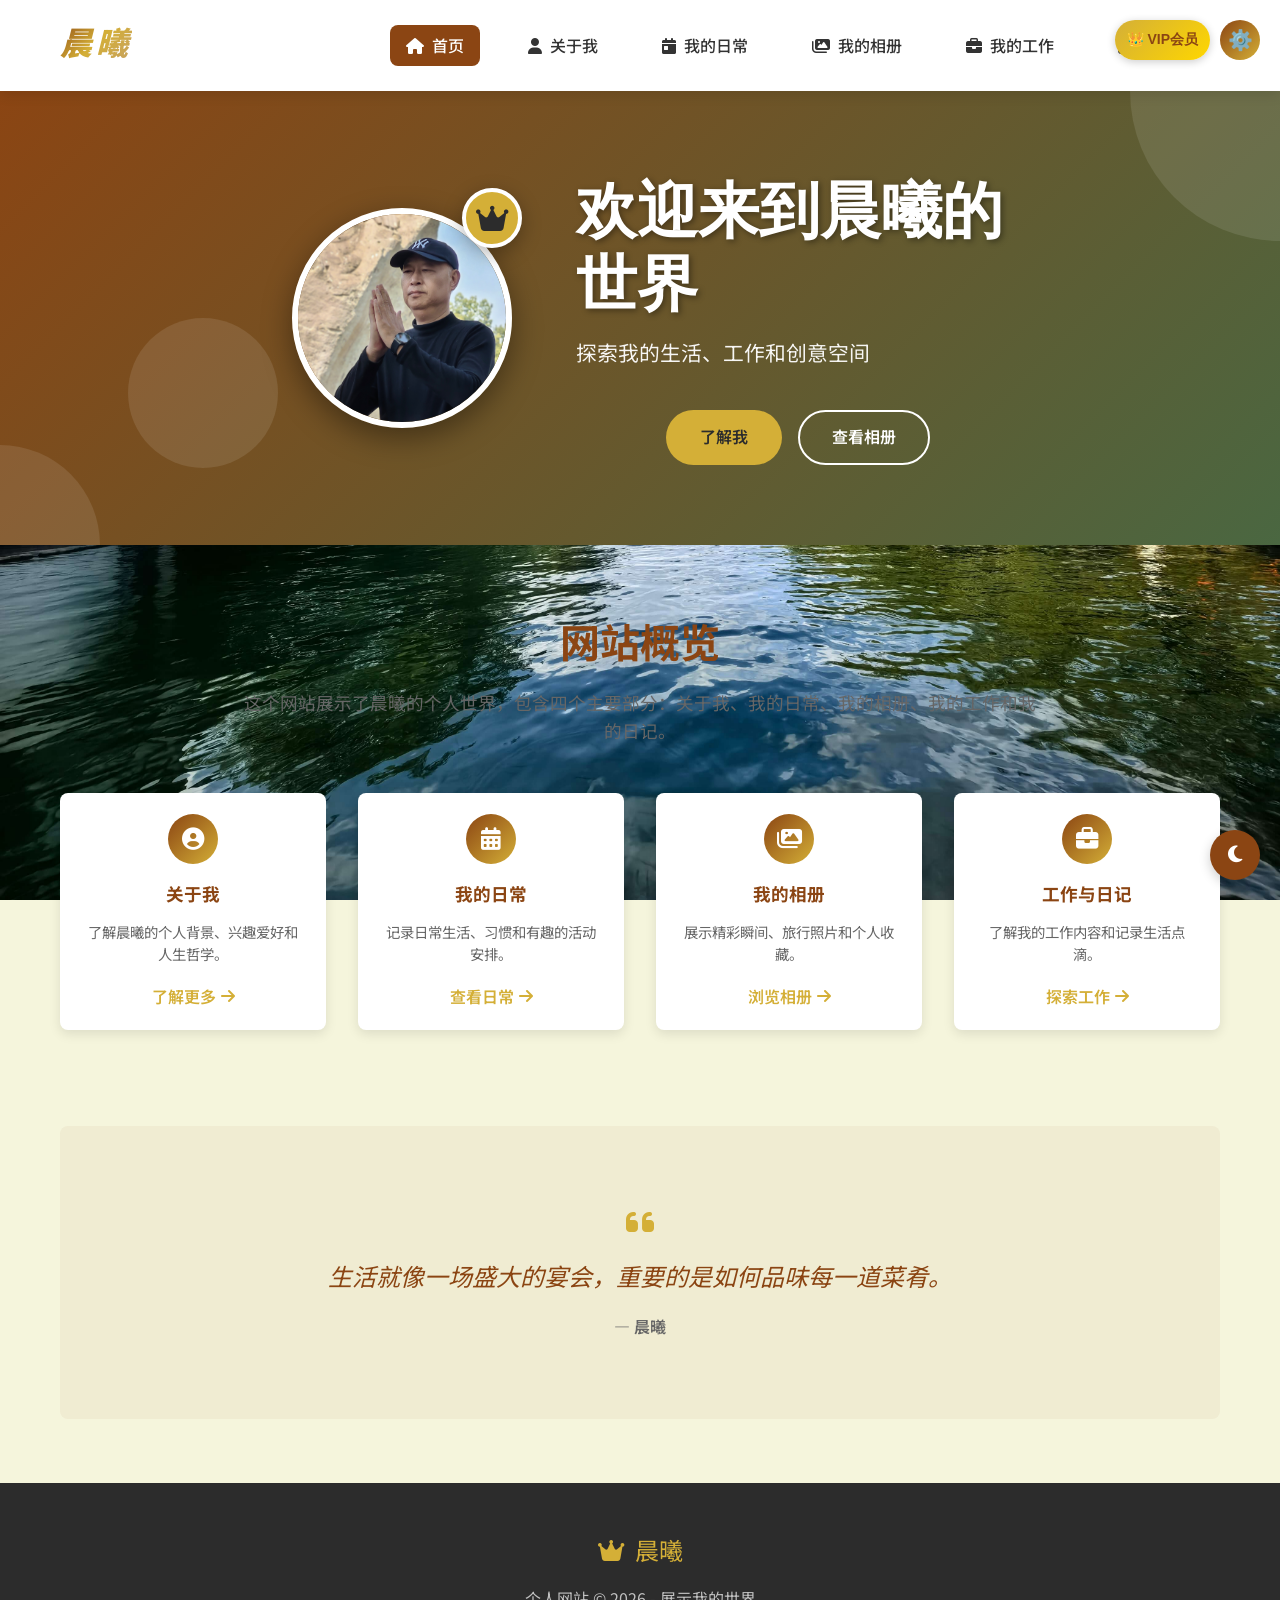
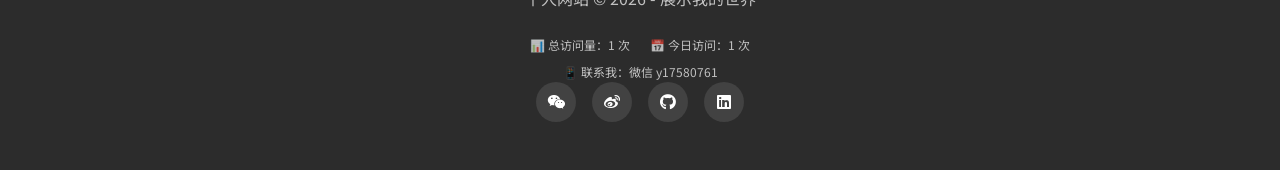
<file: index.html>
<!DOCTYPE html>
<html lang="zh-CN">
<head>
    <meta charset="UTF-8">
    <meta name="viewport" content="width=device-width, initial-scale=1.0">
    <title>晨曦的个人---小屋</title>
    <link rel="stylesheet" href="css/style.css">
    <link rel="stylesheet" href="https://cdnjs.cloudflare.com/ajax/libs/font-awesome/6.4.0/css/all.min.css">
    <link href="https://fonts.googleapis.com/css2?family=Noto+Sans+SC:wght@300;400;500;700&family=Playfair+Display:wght@400;700&display=swap" rel="stylesheet">
    <style>
        .gear-btn { position: fixed; top: 20px; right: 20px; width: 40px; height: 40px; background: linear-gradient(135deg, #8B4513, #D4AF37); color: white; border: none; border-radius: 50%; cursor: pointer; font-size: 20px; z-index: 9999; }
        .vip-btn { position: fixed; top: 20px; right: 70px; width: auto; padding: 0 12px; height: 40px; background: linear-gradient(135deg, #D4AF37, #FFD700); color: #8B4513; border: none; border-radius: 20px; cursor: pointer; font-size: 14px; font-weight: bold; z-index: 9999; display: flex; align-items: center; gap: 5px; box-shadow: 0 2px 8px rgba(0,0,0,0.2); }
        .vip-btn:hover { transform: scale(1.05); background: linear-gradient(135deg, #FFD700, #FFC107); }
        .settings-menu { position: fixed; top: 70px; right: 20px; background: white; border-radius: 8px; box-shadow: 0 5px 20px rgba(0,0,0,0.2); display: none; z-index: 10000; overflow: hidden; min-width: 180px; max-height: 500px; overflow-y: auto; }
        .settings-menu button { width: 100%; padding: 12px 15px; border: none; background: none; text-align: left; cursor: pointer; font-size: 14px; }
        .settings-menu button:hover { background: #f0f0f0; }
        /* 欢迎弹窗样式 - 优化版 */
        .welcome-modal { position: fixed; top: 0; left: 0; width: 100%; height: 100%; background: rgba(0,0,0,0.6); z-index: 20000; display: flex; align-items: center; justify-content: center; backdrop-filter: blur(4px); }
        .welcome-content { background: #F9F9F7; border-radius: 24px; padding: 40px; width: 460px; max-width: 90%; text-align: center; box-shadow: 0 30px 50px rgba(0,0,0,0.2); position: relative; font-family: 'Noto Sans SC', sans-serif; }
        .welcome-close { position: absolute; top: 20px; right: 25px; font-size: 24px; cursor: pointer; color: #999; transition: all 0.2s; }
        .welcome-close:hover { color: #333; }
        .welcome-title {font-size: 32px;
    font-weight: 700;
    margin-bottom: 8px;
    letter-spacing: 4px;
    font-style: italic;
    background: linear-gradient(135deg, #8B4513, #D4AF37, #C5A065);
    -webkit-background-clip: text;
    background-clip: text;
    color: transparent;
    display: inline-block; }
        .welcome-subtitle { font-size: 16px; color: #5D4037; margin-bottom: 20px; font-weight: 400; letter-spacing: 1px; }
        .welcome-quote { font-size: 13px; color: #5D4037; margin-bottom: 30px; font-style: italic; }
        .welcome-features { text-align: left; margin: 30px 0; padding: 0; list-style: none; }
        .welcome-features li { margin: 22px 0; display: flex; align-items: flex-start; gap: 12px; }
        .welcome-features li strong { color: #1A1A1A; font-weight: 700; display: block; margin-bottom: 6px; font-size: 16px; }
        .welcome-features li span { color: #333333; font-size: 13px; line-height: 1.5; font-weight: 400; }
        .welcome-price { margin: 25px 0 20px; padding: 15px 15px 10px 15px; background: transparent; border-top: 1px solid #eee; border-bottom: 1px solid #eee; }
        .welcome-price .vip-badge { font-size: 13px; font-weight: 600; color: #C5A065; letter-spacing: 1px; margin-bottom: 12px; }
        .welcome-price .price-row { display: flex; justify-content: center; align-items: baseline; gap: 25px; flex-wrap: wrap; margin-bottom: 8px; }
        .welcome-price .price-item { display: inline-block; }
        .welcome-price .price-number { font-size: 32px; font-weight: 700; color: #1A1A1A; }
        .welcome-price .price-number small { font-size: 14px; font-weight: 400; color: #888; }
        .welcome-price .price-note { font-size: 12px; color: #aaa; margin-top: 8px; }
        .welcome-btn { background: #1a1a1a; color: white; border: none; padding: 14px 30px; border-radius: 40px; cursor: pointer; font-size: 16px; font-weight: 600; width: 100%; margin-bottom: 12px; transition: all 0.3s; }
        .welcome-btn:hover { background: #333; transform: translateY(-2px); }
        .welcome-skip { background: none; border: none; color: #aaa; font-size: 13px; cursor: pointer; text-decoration: underline; text-underline-offset: 4px; }
        .welcome-skip:hover { color: #666; }
        .footer-stats { margin-top: 1rem; font-size: 12px; opacity: 0.7; display: flex; justify-content: center; gap: 20px; flex-wrap: wrap; }
        .wechat-contact { margin-top: 0.5rem; font-size: 12px; opacity: 0.7; }
        .vip-modal { position: fixed; top: 0; left: 0; width: 100%; height: 100%; background: rgba(0,0,0,0.5); z-index: 20001; display: flex; align-items: center; justify-content: center; }
        .vip-content { background: white; border-radius: 20px; padding: 30px; width: 450px; max-width: 90%; text-align: center; box-shadow: 0 20px 40px rgba(0,0,0,0.3); position: relative; }
        .vip-close { position: absolute; top: 15px; right: 20px; font-size: 24px; cursor: pointer; color: #999; }
        .vip-qrcodes { display: flex; justify-content: center; gap: 20px; margin: 20px 0; flex-wrap: wrap; }
        .vip-qrcodes img { width: 120px; height: 120px; border: 1px solid #ddd; border-radius: 10px; }
        .vip-input { width: 100%; padding: 10px; margin: 15px 0; border: 2px solid #ddd; border-radius: 8px; text-align: center; }
        .vip-unlock-btn { background: #4CAF50; color: white; border: none; padding: 10px 20px; border-radius: 30px; cursor: pointer; font-weight: bold; }
        .vip-price { background: linear-gradient(135deg, #8B4513, #D4AF37); color: white; padding: 10px; border-radius: 30px; margin: 15px 0; font-weight: bold; }
    </style>
</head>
<body>
    <nav class="navbar">
        <div class="nav-container">
            <div class="welcome-title" style="font-weight: 900;">晨曦</div>
            <ul class="nav-menu">
                <li><a href="index.html" class="active"><i class="fas fa-home"></i> 首页</a></li>
                <li><a href="about.html"><i class="fas fa-user"></i> 关于我</a></li>
                <li><a href="daily.html"><i class="fas fa-calendar-day"></i> 我的日常</a></li>
                <li><a href="gallery.html"><i class="fas fa-images"></i> 我的相册</a></li>
                <li><a href="work.html"><i class="fas fa-briefcase"></i> 我的工作</a></li>
                <li><a href="work-diary.html"><i class="fas fa-book"></i> 我的日记</a></li>
            </ul>
            <div class="nav-toggle"><i class="fas fa-bars"></i></div>
        </div>
    </nav>

    <button class="vip-btn" id="vipBtn">👑 VIP会员</button>
    <button class="gear-btn" id="gearBtn">⚙️</button>
    <div class="settings-menu" id="settingsMenu">
        <div style="padding:10px 15px; background:#8B4513; color:white;">🛠️ 开发者模式</div>
        <div style="padding:8px 0;">
            <button id="menuTextEdit"><span style="color:#4CAF50;">📝</span> 文本修改</button>
            <button id="menuBgSettings"><span style="color:#2196F3;">🎨</span> 背景设置</button>
            <button id="menuAvatarSettings"><span style="color:#FF9800;">👤</span> 头像设置</button>
            <button id="menuPhotoManage"><span style="color:#9C27B0;">🖼️</span> 照片管理</button>
            <button id="menuSiteInfo"><span style="color:#FF9800;">🏠</span> 站点信息</button>
            <button id="menuChangePassword"><span style="color:#FF9800;">🔐</span> 修改密码</button>
        </div>
        <div style="border-top:1px solid #eee; padding:8px 0;">
            <button id="menuFullEdit"><span style="color:#4CAF50;">🚀</span> 进入完整编辑模式</button>
        </div>
    </div>

    <header class="hero">
        <div class="hero-content">
            <div class="hero-avatar-container">
                <div class="hero-avatar" id="draggable-avatar" style="margin-left: 2rem !important;" data-draggable="false">
                    <img src="images/avatar.jpg" alt="晨曦头像" id="avatarImage">
                    <div class="avatar-crown"><i class="fas fa-crown"></i></div>
                </div>
                <div class="hero-text">
                    <h1>欢迎来到晨曦的世界</h1>
                    <p class="hero-subtitle">探索我的生活、工作和创意空间</p>
                    <div class="hero-buttons">
                        <a href="about.html" class="btn btn-primary">了解我</a>
                        <a href="gallery.html" class="btn btn-secondary">查看相册</a>
                    </div>
                </div>
            </div>
        </div>
        <div class="hero-decoration">
            <div class="decoration-circle"></div>
            <div class="decoration-circle"></div>
            <div class="decoration-circle"></div>
        </div>
    </header>

    <main class="container">
        <section class="intro-section">
            <h2>网站概览</h2>
            <p class="intro-text">这个网站展示了晨曦的个人世界，包含四个主要部分：关于我、我的日常、我的相册、我的工作和我的日记。</p>
            <div class="features-grid">
                <div class="feature-card"><div class="feature-icon"><i class="fas fa-user-circle"></i></div><h3>关于我</h3><p>了解晨曦的个人背景、兴趣爱好和人生哲学。</p><a href="about.html" class="feature-link">了解更多 <i class="fas fa-arrow-right"></i></a></div>
                <div class="feature-card"><div class="feature-icon"><i class="fas fa-calendar-alt"></i></div><h3>我的日常</h3><p>记录日常生活、习惯和有趣的活动安排。</p><a href="daily.html" class="feature-link">查看日常 <i class="fas fa-arrow-right"></i></a></div>
                <div class="feature-card"><div class="feature-icon"><i class="fas fa-images"></i></div><h3>我的相册</h3><p>展示精彩瞬间、旅行照片和个人收藏。</p><a href="gallery.html" class="feature-link">浏览相册 <i class="fas fa-arrow-right"></i></a></div>
                <div class="feature-card"><div class="feature-icon"><i class="fas fa-briefcase"></i></div><h3>工作与日记</h3><p>了解我的工作内容和记录生活点滴。</p><a href="work.html" class="feature-link">探索工作 <i class="fas fa-arrow-right"></i></a></div>
            </div>
        </section>
        <section class="quote-section">
            <blockquote><i class="fas fa-quote-left"></i><p>生活就像一场盛大的宴会，重要的是如何品味每一道菜肴。</p><cite>— 晨曦</cite></blockquote>
        </section>
    </main>

    <footer class="footer">
        <div class="footer-content">
            <div class="footer-brand"><i class="fas fa-crown"></i><span>晨曦</span></div>
            <p class="footer-text">个人网站 © 2026 - 展示我的世界</p>
            <div class="footer-stats" id="visitStats">
                <span>📊 总访问量：<span id="totalPV">0</span> 次</span>
                <span>📅 今日访问：<span id="todayPV">0</span> 次</span>
            </div>
            <div class="wechat-contact">📱 联系我：微信 y17580761</div>
            <div class="footer-social">
                <a href="#" class="social-link"><i class="fab fa-weixin"></i></a>
                <a href="#" class="social-link"><i class="fab fa-weibo"></i></a>
                <a href="#" class="social-link"><i class="fab fa-github"></i></a>
                <a href="#" class="social-link"><i class="fab fa-linkedin"></i></a>
            </div>
        </div>
    </footer>

    <script src="js/script.js"></script>
    <script src="js/universal-settings.js"></script>
    <script>
        // 来访统计
        function updateStats() {
            const today = new Date().toDateString();
            let totalPV = localStorage.getItem('totalPV') || 0;
            let lastDate = localStorage.getItem('lastVisitDate');
            let todayPV = localStorage.getItem('todayPV') || 0;
            if (lastDate !== today) { todayPV = 0; localStorage.setItem('lastVisitDate', today); }
            totalPV = parseInt(totalPV) + 1;
            todayPV = parseInt(todayPV) + 1;
            localStorage.setItem('totalPV', totalPV);
            localStorage.setItem('todayPV', todayPV);
            document.getElementById('totalPV').innerText = totalPV;
            document.getElementById('todayPV').innerText = todayPV;
        }
        updateStats();
        
    // 欢迎弹窗 - 手机端自适应 + 5秒自动关闭
setTimeout(() => {
    const modal = document.createElement('div');
    modal.className = 'welcome-modal';
    modal.innerHTML = `
        <div class="welcome-content" style="max-width: 85%; padding: 20px;">
            <div class="welcome-title" style="font-size: 24px;">欢 迎 您</div>
            <div class="welcome-subtitle">这一方天地，由您定义</div>
            <div class="welcome-quote">30秒把生活过成诗</div>
            <ul class="welcome-features" style="margin: 15px 0;">
                <li><strong>🖼️ 珍藏光影</strong></li>
                <li><strong>📝 书写回响</strong></li>
                <li><strong>🎨 定制格调</strong></li>
            </ul>
            <button class="welcome-btn" id="welcomeBtn" style="padding: 8px;">开启我的领地</button>
        </div>
    `;
    document.body.appendChild(modal);
    // 5秒后自动消失
    setTimeout(() => {
        if (modal && modal.remove) modal.remove();
    }, 3000);
    modal.querySelector('#welcomeBtn').onclick = () => modal.remove();
    // 点击背景关闭
    modal.onclick = (e) => {
        if (e.target === modal) modal.remove();
    };
}, 500);

        // VIP弹窗
document.getElementById('vipBtn').onclick = () => {
    const modal = document.createElement('div');
    modal.className = 'vip-modal';
    modal.innerHTML = `
        <div class="vip-content">
            <span class="vip-close">&times;</span>
            <h2>👑 VIP会员升级</h2>
            <div class="vip-price">💎 基础版：¥19元   &nbsp;&nbsp;|&nbsp;&nbsp; 💎 VIP版：¥99元</div>
            <div class="vip-qrcodes" style="display: flex; justify-content: center; gap: 30px; margin: 20px 0; flex-wrap: wrap;">
                <div style="text-align: center;">
                    <img src="images/wechat.png" alt="微信收款码" style="width: 180px; height: 240px; border: 1px solid #ddd; border-radius: 10px;">
                    <p>微信支付</p>
                </div>
                
            </div>
            2026/4/23
            
    `;
    document.body.appendChild(modal);
    modal.querySelector('.vip-close').onclick = () => modal.remove();
    modal.querySelector('#unlockVip').onclick = () => {
        const code = document.getElementById('vipCode').value;
        if (code === 'VIP17580761') {
            localStorage.setItem('isPro', 'true');
            alert;
            modal.remove();
        } else { alert('❌ 激活码错误！'); }
    };
};F
        
        // 密码保护
        (function() {
            const PASSWORD_KEY = 'site_password';
            const DEFAULT_PASSWORD = '799303475';
            if (!localStorage.getItem(PASSWORD_KEY)) localStorage.setItem(PASSWORD_KEY, DEFAULT_PASSWORD);
            const gearBtn = document.getElementById('gearBtn');
            const menu = document.getElementById('settingsMenu');
            if (gearBtn && menu) {
                gearBtn.onclick = (e) => {
                    e.stopPropagation();
                    const lastAuth = sessionStorage.getItem('last_auth_time');
                    if (lastAuth && (Date.now() - parseInt(lastAuth)) < 10 * 60 * 1000) { menu.style.display = 'block'; return; }
                    const inputPwd = prompt('🔐 请输入密码：');
                    if (inputPwd === localStorage.getItem(PASSWORD_KEY)) { sessionStorage.setItem('last_auth_time', Date.now()); menu.style.display = 'block'; }
                    else alert('密码错误！');
                };
            }
            const changePwdBtn = document.getElementById('menuChangePassword');
            if (changePwdBtn) {
                changePwdBtn.onclick = (e) => {
                    e.stopPropagation();
                    const oldPwd = prompt('请输入当前密码：');
                    if (oldPwd !== localStorage.getItem(PASSWORD_KEY)) { alert('当前密码错误！'); return; }
                    const newPwd = prompt('请输入新密码：');
                    if (newPwd && newPwd.length > 0) { localStorage.setItem(PASSWORD_KEY, newPwd); alert('✅ 密码修改成功！'); }
                    else alert('密码不能为空');
                    menu.style.display = 'none';
                };
            }
        })();
    </script>
</body>
</html>
</file>
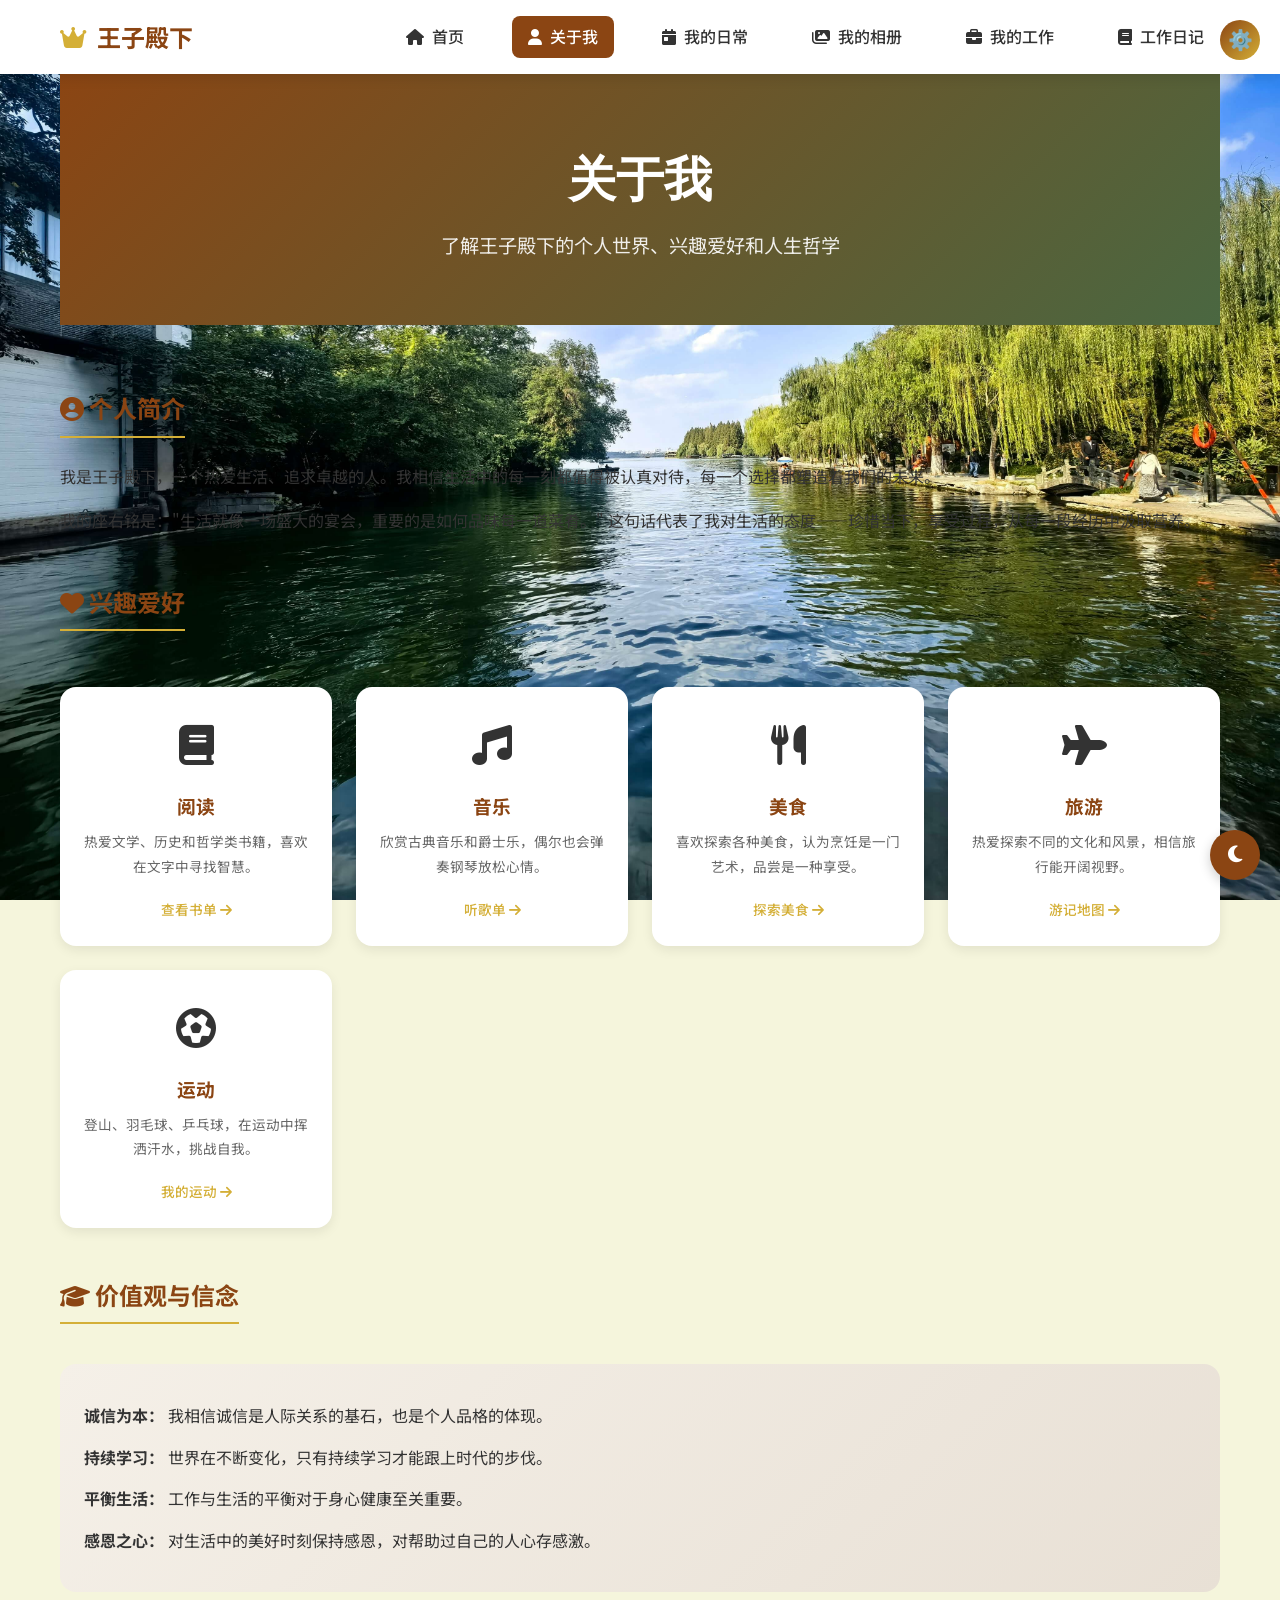
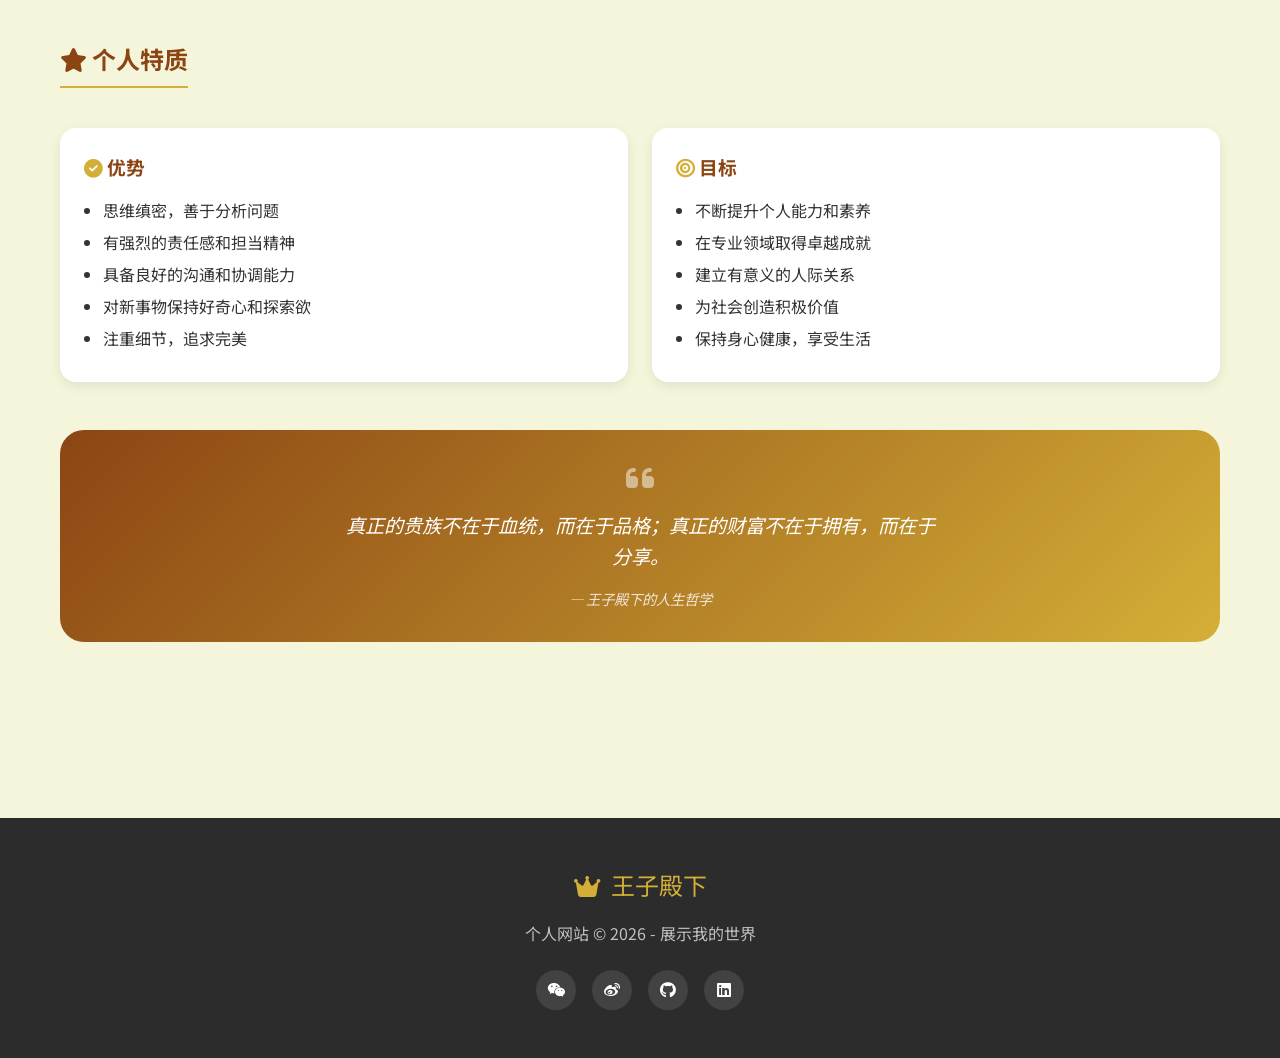
<file: about.html>
<!DOCTYPE html>
<html lang="zh-CN">
<head>
    <meta charset="UTF-8">
    <meta name="viewport" content="width=device-width, initial-scale=1.0">
    <title>关于我 - 王子殿下的个人网站</title>
    <link rel="stylesheet" href="css/style.css">
    <link rel="stylesheet" href="https://cdnjs.cloudflare.com/ajax/libs/font-awesome/6.4.0/css/all.min.css">
    <link href="https://fonts.googleapis.com/css2?family=Noto+Sans+SC:wght@300;400;500;700&family=Playfair+Display:wght@400;700&display=swap" rel="stylesheet">
    <style>
        .interests-grid { display: grid; grid-template-columns: repeat(auto-fit, minmax(220px, 1fr)); gap: 1.5rem; margin: 2rem 0; }
        .interest-card { background: white; border-radius: 16px; padding: 1.5rem; text-align: center; text-decoration: none; color: inherit; transition: all 0.3s ease; box-shadow: 0 4px 12px rgba(0,0,0,0.08); display: block; }
        .interest-card:hover { transform: translateY(-5px); box-shadow: 0 8px 20px rgba(0,0,0,0.15); }
        .interest-icon { font-size: 2.5rem; margin-bottom: 1rem; }
        .interest-card h3 { margin: 0.5rem 0; color: #8B4513; }
        .interest-card p { font-size: 0.85rem; color: #666; margin: 0.5rem 0; }
        .interest-link { display: inline-block; margin-top: 0.8rem; font-size: 0.85rem; color: #D4AF37; font-weight: 500; }
        .interest-link i { transition: transform 0.2s; }
        .interest-card:hover .interest-link i { transform: translateX(3px); }
        .traits-grid { display: grid; grid-template-columns: repeat(auto-fit, minmax(280px, 1fr)); gap: 1.5rem; margin-top: 1rem; }
        .trait-card { background: white; border-radius: 16px; padding: 1.5rem; box-shadow: 0 4px 12px rgba(0,0,0,0.08); }
        .trait-card h3 { margin-bottom: 1rem; color: #8B4513; }
        .trait-card ul { padding-left: 1.2rem; margin: 0; }
        .trait-card li { margin: 0.5rem 0; line-height: 1.5; }
        .values-card { background: linear-gradient(135deg, #f5f0e8, #e8e0d5); border-radius: 16px; padding: 1.5rem; margin: 1rem 0; }
        .values-card p { margin: 0.8rem 0; }
        .quote-section { text-align: center; margin: 3rem 0; padding: 2rem; background: linear-gradient(135deg, #8B4513, #D4AF37); border-radius: 24px; color: white; }
        .quote-section i { font-size: 2rem; opacity: 0.5; margin-bottom: 1rem; }
        .quote-section p { font-size: 1.2rem; font-style: italic; max-width: 600px; margin: 0 auto; }
        .quote-section cite { display: block; margin-top: 1rem; font-size: 0.9rem; opacity: 0.8; }
        .gear-btn { position: fixed; top: 20px; right: 20px; width: 40px; height: 40px; background: linear-gradient(135deg, #8B4513, #D4AF37); color: white; border: none; border-radius: 50%; cursor: pointer; font-size: 20px; z-index: 9999; }
        .settings-menu { position: fixed; top: 70px; right: 20px; background: white; border-radius: 8px; box-shadow: 0 5px 20px rgba(0,0,0,0.2); display: none; z-index: 10000; overflow: hidden; min-width: 180px; max-height: 500px; overflow-y: auto; }
        .settings-menu button { width: 100%; padding: 12px 15px; border: none; background: none; text-align: left; cursor: pointer; font-size: 14px; }
        .settings-menu button:hover { background: #f0f0f0; }
    </style>
</head>
<body>
    <nav class="navbar">
        <div class="nav-container">
            <div class="nav-brand"><i class="fas fa-crown"></i><span>王子殿下</span></div>
            <ul class="nav-menu">
                <li><a href="index.html"><i class="fas fa-home"></i> 首页</a></li>
                <li><a href="about.html" class="active"><i class="fas fa-user"></i> 关于我</a></li>
                <li><a href="daily.html"><i class="fas fa-calendar-day"></i> 我的日常</a></li>
                <li><a href="gallery.html"><i class="fas fa-images"></i> 我的相册</a></li>
                <li><a href="work.html"><i class="fas fa-briefcase"></i> 我的工作</a></li>
                <li><a href="work-diary.html"><i class="fas fa-book"></i> 工作日记</a></li>
            </ul>
        </div>
    </nav>

    <button class="gear-btn" id="gearBtn">⚙️</button>
    <div class="settings-menu" id="settingsMenu">
        <div style="padding:10px 15px; background:#8B4513; color:white;">🛠️ 开发者模式</div>
        <div style="padding:8px 0;">
            <button id="menuTextEdit"><span style="color:#4CAF50;">📝</span> 文本修改</button>
            <button id="menuBgSettings"><span style="color:#2196F3;">🎨</span> 背景设置</button>
            <button id="menuAvatarSettings"><span style="color:#FF9800;">👤</span> 头像设置</button>
            <button id="menuPhotoManage"><span style="color:#9C27B0;">🖼️</span> 照片管理</button>
            <button id="menuSiteInfo"><span style="color:#FF9800;">🏠</span> 站点信息</button>
            <button id="menuChangePassword"><span style="color:#FF9800;">🔐</span> 修改密码</button>
        </div>
        <div style="border-top:1px solid #eee; padding:8px 0;">
            <button id="menuFullEdit"><span style="color:#4CAF50;">🚀</span> 进入完整编辑模式</button>
        </div>
    </div>

    <div class="container">
        <header class="page-header">
            <div class="container">
                <h1>关于我</h1>
                <p>了解王子殿下的个人世界、兴趣爱好和人生哲学</p>
            </div>
        </header>

        <main class="container page-content">
            <section class="content-section">
                <h2><i class="fas fa-user-circle"></i> 个人简介</h2>
                <p>我是王子殿下，一个热爱生活、追求卓越的人。我相信生活中的每一刻都值得被认真对待，每一个选择都塑造着我们的未来。</p>
                <p>我的座右铭是："生活就像一场盛大的宴会，重要的是如何品味每一道菜肴。" 这句话代表了我对生活的态度——珍惜当下，享受过程，从每一段经历中汲取营养。</p>
            </section>

            <section class="content-section">
                <h2><i class="fas fa-heart"></i> 兴趣爱好</h2>
                <div class="interests-grid">
                    <a href="reading.html" class="interest-card"><div class="interest-icon"><i class="fas fa-book"></i></div><h3>阅读</h3><p>热爱文学、历史和哲学类书籍，喜欢在文字中寻找智慧。</p><span class="interest-link">查看书单 <i class="fas fa-arrow-right"></i></span></a>
                    <a href="music.html" class="interest-card"><div class="interest-icon"><i class="fas fa-music"></i></div><h3>音乐</h3><p>欣赏古典音乐和爵士乐，偶尔也会弹奏钢琴放松心情。</p><span class="interest-link">听歌单 <i class="fas fa-arrow-right"></i></span></a>
                    <a href="food.html" class="interest-card"><div class="interest-icon"><i class="fas fa-utensils"></i></div><h3>美食</h3><p>喜欢探索各种美食，认为烹饪是一门艺术，品尝是一种享受。</p><span class="interest-link">探索美食 <i class="fas fa-arrow-right"></i></span></a>
                    <a href="travel.html" class="interest-card"><div class="interest-icon"><i class="fas fa-plane"></i></div><h3>旅游</h3><p>热爱探索不同的文化和风景，相信旅行能开阔视野。</p><span class="interest-link">游记地图 <i class="fas fa-arrow-right"></i></span></a>
                    <a href="sports.html" class="interest-card"><div class="interest-icon"><i class="fas fa-futbol"></i></div><h3>运动</h3><p>登山、羽毛球、乒乓球，在运动中挥洒汗水，挑战自我。</p><span class="interest-link">我的运动 <i class="fas fa-arrow-right"></i></span></a>
                </div>
            </section>

            <section class="content-section">
                <h2><i class="fas fa-graduation-cap"></i> 价值观与信念</h2>
                <div class="values-card">
                    <p><strong>诚信为本：</strong> 我相信诚信是人际关系的基石，也是个人品格的体现。</p>
                    <p><strong>持续学习：</strong> 世界在不断变化，只有持续学习才能跟上时代的步伐。</p>
                    <p><strong>平衡生活：</strong> 工作与生活的平衡对于身心健康至关重要。</p>
                    <p><strong>感恩之心：</strong> 对生活中的美好时刻保持感恩，对帮助过自己的人心存感激。</p>
                </div>
            </section>

            <section class="content-section">
                <h2><i class="fas fa-star"></i> 个人特质</h2>
                <div class="traits-grid">
                    <div class="trait-card"><h3><i class="fas fa-check-circle" style="color:#D4AF37;"></i> 优势</h3><ul><li>思维缜密，善于分析问题</li><li>有强烈的责任感和担当精神</li><li>具备良好的沟通和协调能力</li><li>对新事物保持好奇心和探索欲</li><li>注重细节，追求完美</li></ul></div>
                    <div class="trait-card"><h3><i class="fas fa-bullseye" style="color:#D4AF37;"></i> 目标</h3><ul><li>不断提升个人能力和素养</li><li>在专业领域取得卓越成就</li><li>建立有意义的人际关系</li><li>为社会创造积极价值</li><li>保持身心健康，享受生活</li></ul></div>
                </div>
            </section>

            <section class="quote-section">
                <i class="fas fa-quote-left"></i>
                <p>真正的贵族不在于血统，而在于品格；真正的财富不在于拥有，而在于分享。</p>
                <cite>— 王子殿下的人生哲学</cite>
            </section>
        </main>
    </div>

    <footer class="footer">
        <div class="footer-content">
            <div class="footer-brand"><i class="fas fa-crown"></i><span>王子殿下</span></div>
            <p class="footer-text">个人网站 © 2026 - 展示我的世界</p>
            <div class="footer-social"><a href="#" class="social-link"><i class="fab fa-weixin"></i></a><a href="#" class="social-link"><i class="fab fa-weibo"></i></a><a href="#" class="social-link"><i class="fab fa-github"></i></a><a href="#" class="social-link"><i class="fab fa-linkedin"></i></a></div>
        </div>
    </footer>

    <script src="js/script.js"></script>
    <script src="js/universal-settings.js"></script>

    <script>
        (function() {
            const PASSWORD_KEY = 'site_password';
            const DEFAULT_PASSWORD = '12345';
            if (!localStorage.getItem(PASSWORD_KEY)) localStorage.setItem(PASSWORD_KEY, DEFAULT_PASSWORD);
            const gearBtn = document.getElementById('gearBtn');
            const menu = document.getElementById('settingsMenu');
            if (gearBtn && menu) {
                gearBtn.onclick = (e) => {
                    e.stopPropagation();
                    const lastAuth = localStorage.getItem('last_auth_time');
                    if (lastAuth && (Date.now() - parseInt(lastAuth)) < 10 * 60 * 1000) { menu.style.display = 'block'; return; }
                    const inputPwd = prompt('🔐 请输入密码：');
                    if (inputPwd === localStorage.getItem(PASSWORD_KEY)) { localStorage.setItem('last_auth_time', Date.now()); menu.style.display = 'block'; }
                    else alert('密码错误！');
                };
            }
            const changePwdBtn = document.getElementById('menuChangePassword');
            if (changePwdBtn) {
                changePwdBtn.onclick = (e) => {
                    e.stopPropagation();
                    const oldPwd = prompt('请输入当前密码：');
                    if (oldPwd !== localStorage.getItem(PASSWORD_KEY)) { alert('当前密码错误！'); return; }
                    const newPwd = prompt('请输入新密码：');
                    if (newPwd && newPwd.length > 0) { localStorage.setItem(PASSWORD_KEY, newPwd); alert('✅ 密码修改成功！'); }
                    else alert('密码不能为空');
                    menu.style.display = 'none';
                };
            }
        })();
    </script>
</body>
</html>
</file>
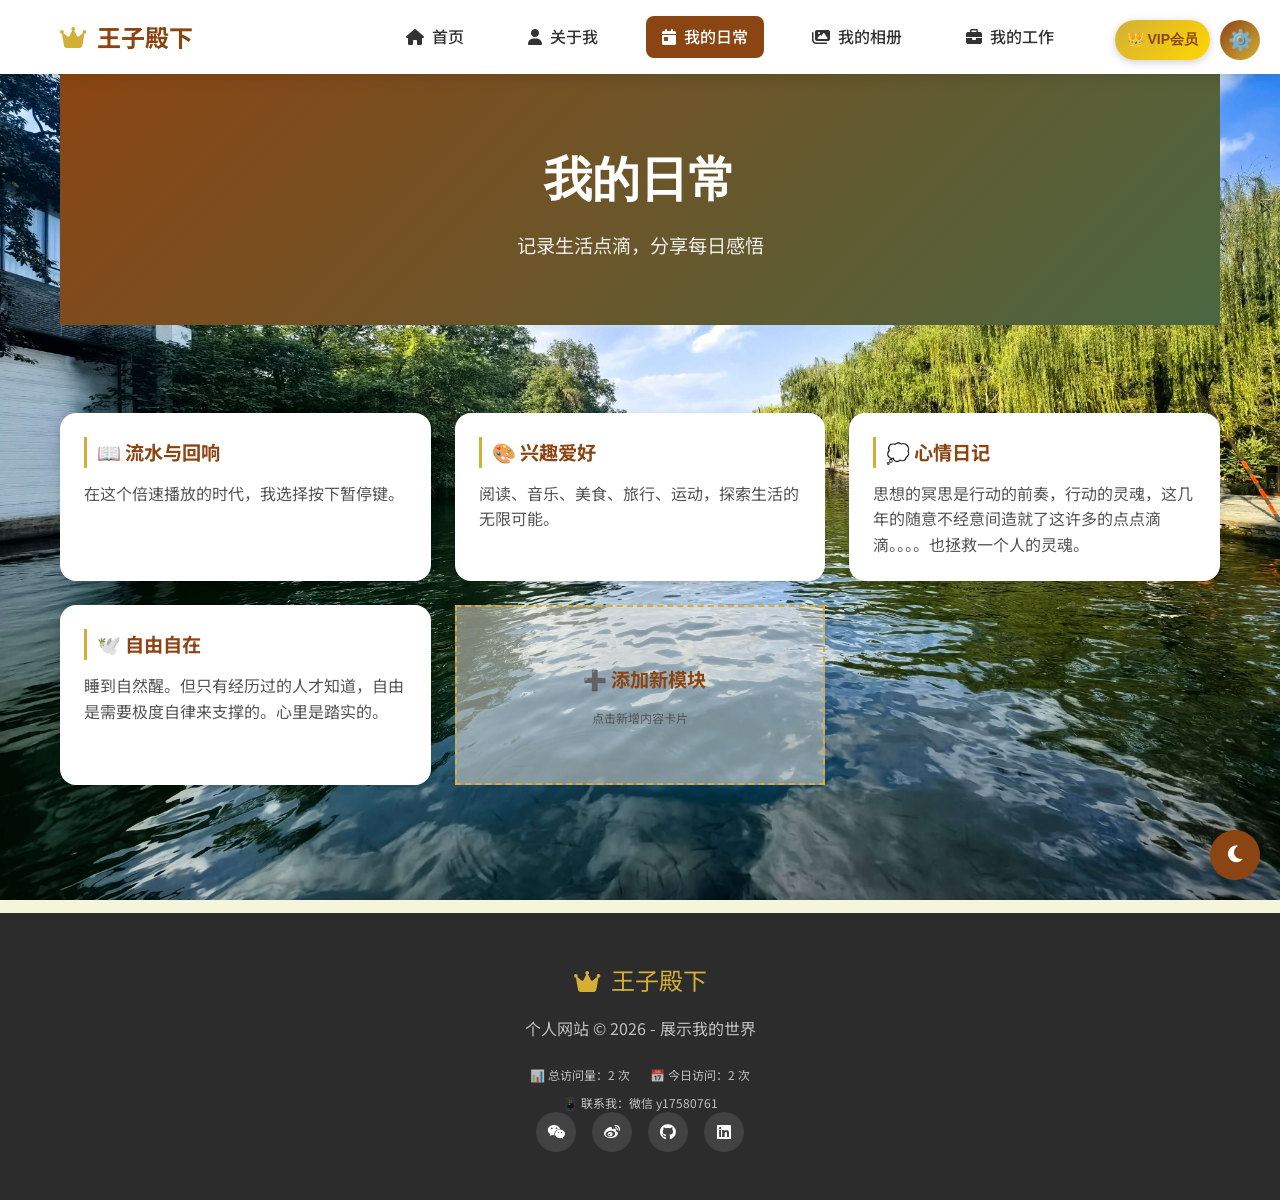
<file: daily.html>
<!DOCTYPE html>
<html lang="zh-CN">
<head>
    <meta charset="UTF-8">
    <meta name="viewport" content="width=device-width, initial-scale=1.0">
    <title>我的日常 - 王子殿下的个人网站</title>
    <link rel="stylesheet" href="css/style.css">
    <link rel="stylesheet" href="https://cdnjs.cloudflare.com/ajax/libs/font-awesome/6.4.0/css/all.min.css">
    <link href="https://fonts.googleapis.com/css2?family=Noto+Sans+SC:wght@300;400;500;700&family=Playfair+Display:wght@400;700&display=swap" rel="stylesheet">
    <style>
        .gear-btn { position: fixed; top: 20px; right: 20px; width: 40px; height: 40px; background: linear-gradient(135deg, #8B4513, #D4AF37); color: white; border: none; border-radius: 50%; cursor: pointer; font-size: 20px; z-index: 9999; }
        .vip-btn { position: fixed; top: 20px; right: 70px; width: auto; padding: 0 12px; height: 40px; background: linear-gradient(135deg, #D4AF37, #FFD700); color: #8B4513; border: none; border-radius: 20px; cursor: pointer; font-size: 14px; font-weight: bold; z-index: 9999; display: flex; align-items: center; gap: 5px; box-shadow: 0 2px 8px rgba(0,0,0,0.2); }
        .vip-btn:hover { transform: scale(1.05); background: linear-gradient(135deg, #FFD700, #FFC107); }
        .settings-menu { position: fixed; top: 70px; right: 20px; background: white; border-radius: 8px; box-shadow: 0 5px 20px rgba(0,0,0,0.2); display: none; z-index: 10000; overflow: hidden; min-width: 180px; max-height: 500px; overflow-y: auto; }
        .settings-menu button { width: 100%; padding: 12px 15px; border: none; background: none; text-align: left; cursor: pointer; font-size: 14px; }
        .settings-menu button:hover { background: #f0f0f0; }
        .cards-grid { display: grid; grid-template-columns: repeat(auto-fill, minmax(280px, 1fr)); gap: 1.5rem; margin-top: 1.5rem; }
        .info-card { background: white; border-radius: 16px; padding: 1.5rem; box-shadow: 0 2px 8px rgba(0,0,0,0.1); transition: all 0.2s; position: relative; }
        .info-card:hover { transform: translateY(-3px); box-shadow: 0 4px 15px rgba(0,0,0,0.15); }
        .card-title { font-size: 1.2rem; font-weight: bold; color: #8B4513; margin-bottom: 0.8rem; border-left: 3px solid #D4AF37; padding-left: 10px; }
        .card-content { color: #555; line-height: 1.6; }
        .add-card { background: rgba(245,240,230,0.5); border: 2px dashed #D4AF37; display: flex; align-items: center; justify-content: center; flex-direction: column; cursor: pointer; min-height: 180px; }
        .add-card .card-title { border-left: none; }
        .footer-stats { margin-top: 1rem; font-size: 12px; opacity: 0.7; display: flex; justify-content: center; gap: 20px; flex-wrap: wrap; }
        .wechat-contact { margin-top: 0.5rem; font-size: 12px; opacity: 0.7; }
    </style>
</head>
<body>
    <nav class="navbar">
        <div class="nav-container">
            <div class="nav-brand"><i class="fas fa-crown"></i><span>王子殿下</span></div>
            <ul class="nav-menu">
                <li><a href="index.html"><i class="fas fa-home"></i> 首页</a></li>
                <li><a href="about.html"><i class="fas fa-user"></i> 关于我</a></li>
                <li><a href="daily.html" class="active"><i class="fas fa-calendar-day"></i> 我的日常</a></li>
                <li><a href="gallery.html"><i class="fas fa-images"></i> 我的相册</a></li>
                <li><a href="work.html"><i class="fas fa-briefcase"></i> 我的工作</a></li>
                <li><a href="work-diary.html"><i class="fas fa-book"></i> 我的日记</a></li>
            </ul>
            <div class="nav-toggle"><i class="fas fa-bars"></i></div>
        </div>
    </nav>

    <button class="vip-btn" id="vipBtn">👑 VIP会员</button>
    <button class="gear-btn" id="gearBtn">⚙️</button>
    <div class="settings-menu" id="settingsMenu">
        <div style="padding:10px 15px; background:#8B4513; color:white;">🛠️ 开发者模式</div>
        <div style="padding:8px 0;">
            <button id="menuTextEdit"><span style="color:#4CAF50;">📝</span> 文本修改</button>
            <button id="menuBgSettings"><span style="color:#2196F3;">🎨</span> 背景设置</button>
            <button id="menuAvatarSettings"><span style="color:#FF9800;">👤</span> 头像设置</button>
            <button id="menuPhotoManage"><span style="color:#9C27B0;">🖼️</span> 照片管理</button>
            <button id="menuSiteInfo"><span style="color:#FF9800;">🏠</span> 站点信息</button>
            <button id="menuChangePassword"><span style="color:#FF9800;">🔐</span> 修改密码</button>
        </div>
        <div style="border-top:1px solid #eee; padding:8px 0;">
            <button id="menuFullEdit"><span style="color:#4CAF50;">🚀</span> 进入完整编辑模式</button>
        </div>
    </div>

    <div class="container">
        <header class="page-header">
            <div class="container">
                <h1>我的日常</h1>
                <p>记录生活点滴，分享每日感悟</p>
            </div>
        </header>

        <main class="container page-content">
            <div class="cards-grid" id="dailyCardsGrid">
                <div class="info-card">
                    <div class="card-title">📖 流水与回响</div>
                    <div class="card-content">在这个倍速播放的时代，我选择按下暂停键。</div>
                </div>
                <div class="info-card">
                    <div class="card-title">🎨 兴趣爱好</div>
                    <div class="card-content">阅读、音乐、美食、旅行、运动，探索生活的无限可能。</div>
                </div>
                <div class="info-card">
                    <div class="card-title">💭 心情日记</div>
                    <div class="card-content">思想的冥思是行动的前奏，行动的灵魂，这几年的随意不经意间造就了这许多的点点滴滴。。。。也拯救一个人的灵魂。</div>
                </div>
                <div class="info-card">
                    <div class="card-title">🕊️ 自由自在</div>
                    <div class="card-content">睡到自然醒。但只有经历过的人才知道，自由是需要极度自律来支撑的。心里是踏实的。</div>
                </div>
                <div class="add-card" id="addDailyCard">
                    <div class="card-title">➕ 添加新模块</div>
                    <div class="card-content" style="font-size: 12px;">点击新增内容卡片</div>
                </div>
            </div>
        </main>
    </div>

    <footer class="footer">
        <div class="footer-content">
            <div class="footer-brand"><i class="fas fa-crown"></i><span>王子殿下</span></div>
            <p class="footer-text">个人网站 © 2026 - 展示我的世界</p>
            <div class="footer-stats">
                <span>📊 总访问量：<span id="totalPV">0</span> 次</span>
                <span>📅 今日访问：<span id="todayPV">0</span> 次</span>
            </div>
            <div class="wechat-contact">📱 联系我：微信 y17580761</div>
            <div class="footer-social">
                <a href="#" class="social-link"><i class="fab fa-weixin"></i></a>
                <a href="#" class="social-link"><i class="fab fa-weibo"></i></a>
                <a href="#" class="social-link"><i class="fab fa-github"></i></a>
                <a href="#" class="social-link"><i class="fab fa-linkedin"></i></a>
            </div>
        </div>
    </footer>

    <script src="js/script.js"></script>
    <script src="js/universal-settings.js"></script>
    <script>
        // 来访统计
        function updateStats() {
            const today = new Date().toDateString();
            let totalPV = localStorage.getItem('totalPV') || 0;
            let lastDate = localStorage.getItem('lastVisitDate');
            let todayPV = localStorage.getItem('todayPV') || 0;
            if (lastDate !== today) { todayPV = 0; localStorage.setItem('lastVisitDate', today); }
            totalPV = parseInt(totalPV) + 1;
            todayPV = parseInt(todayPV) + 1;
            localStorage.setItem('totalPV', totalPV);
            localStorage.setItem('todayPV', todayPV);
            document.getElementById('totalPV').innerText = totalPV;
            document.getElementById('todayPV').innerText = todayPV;
        }
        updateStats();
        
        // 添加新模块
        document.getElementById('addDailyCard').onclick = () => {
            const newTitle = prompt('请输入模块标题：');
            if (!newTitle) return;
            const newContent = prompt('请输入模块内容：');
            if (!newContent) return;
            const cardsGrid = document.getElementById('dailyCardsGrid');
            const addCard = document.getElementById('addDailyCard');
            const newCard = document.createElement('div');
            newCard.className = 'info-card';
            newCard.innerHTML = `<div class="card-title">📌 ${newTitle}</div><div class="card-content">${newContent}</div>`;
            cardsGrid.insertBefore(newCard, addCard);
            alert('✅ 新模块已添加！');
        };
        
        // VIP弹窗
        document.getElementById('vipBtn').onclick = () => {
            const modal = document.createElement('div');
            modal.className = 'vip-modal';
            modal.innerHTML = `
                <div class="vip-content">
                    <span class="vip-close">&times;</span>
                    <h2>👑 VIP会员升级</h2>
                    <div class="vip-price">💎 月费版：¥19元/月 &nbsp;&nbsp;|&nbsp;&nbsp; 💎 年费版：¥99元/年</div>
                    <div class="vip-qrcodes">
                        <div><img src="images/wechat.jpg" alt="微信收款码" onerror="this.style.display='none'"><p>微信支付</p></div>
                        <div><img src="images/alipay.jpg" alt="支付宝收款码" onerror="this.style.display='none'"><p>支付宝支付</p></div>
                    </div>
                    <div style="font-size: 12px; color: #666;">📱 微信：y17580761 &nbsp;&nbsp;付款后联系我获取激活码</div>
                    <input type="text" id="vipCode" class="vip-input" placeholder="请输入激活码">
                    <button id="unlockVip" class="vip-unlock-btn">🔓 立即解锁</button>
                </div>
            `;
            document.body.appendChild(modal);
            modal.querySelector('.vip-close').onclick = () => modal.remove();
            modal.querySelector('#unlockVip').onclick = () => {
                const code = document.getElementById('vipCode').value;
                if (code === 'VIP17580761') {
                    localStorage.setItem('isPro', 'true');
                    alert('✅ VIP解锁成功！刷新页面后所有功能可用！');
                    modal.remove();
                } else { alert('❌ 激活码错误！'); }
            };
        };
        
        // 密码保护
        (function() {
            const PASSWORD_KEY = 'site_password';
            const DEFAULT_PASSWORD = '12345';
            if (!localStorage.getItem(PASSWORD_KEY)) localStorage.setItem(PASSWORD_KEY, DEFAULT_PASSWORD);
            const gearBtn = document.getElementById('gearBtn');
            const menu = document.getElementById('settingsMenu');
            if (gearBtn && menu) {
                gearBtn.onclick = (e) => {
                    e.stopPropagation();
                    const lastAuth = sessionStorage.getItem('last_auth_time');
                    if (lastAuth && (Date.now() - parseInt(lastAuth)) < 10 * 60 * 1000) { menu.style.display = 'block'; return; }
                    const inputPwd = prompt('🔐 请输入密码：');
                    if (inputPwd === localStorage.getItem(PASSWORD_KEY)) { sessionStorage.setItem('last_auth_time', Date.now()); menu.style.display = 'block'; }
                    else alert('密码错误！');
                };
            }
            const changePwdBtn = document.getElementById('menuChangePassword');
            if (changePwdBtn) {
                changePwdBtn.onclick = (e) => {
                    e.stopPropagation();
                    const oldPwd = prompt('请输入当前密码：');
                    if (oldPwd !== localStorage.getItem(PASSWORD_KEY)) { alert('当前密码错误！'); return; }
                    const newPwd = prompt('请输入新密码：');
                    if (newPwd && newPwd.length > 0) { localStorage.setItem(PASSWORD_KEY, newPwd); alert('✅ 密码修改成功！'); }
                    else alert('密码不能为空');
                    menu.style.display = 'none';
                };
            }
        })();
    </script>
</body>
</html>
</file>
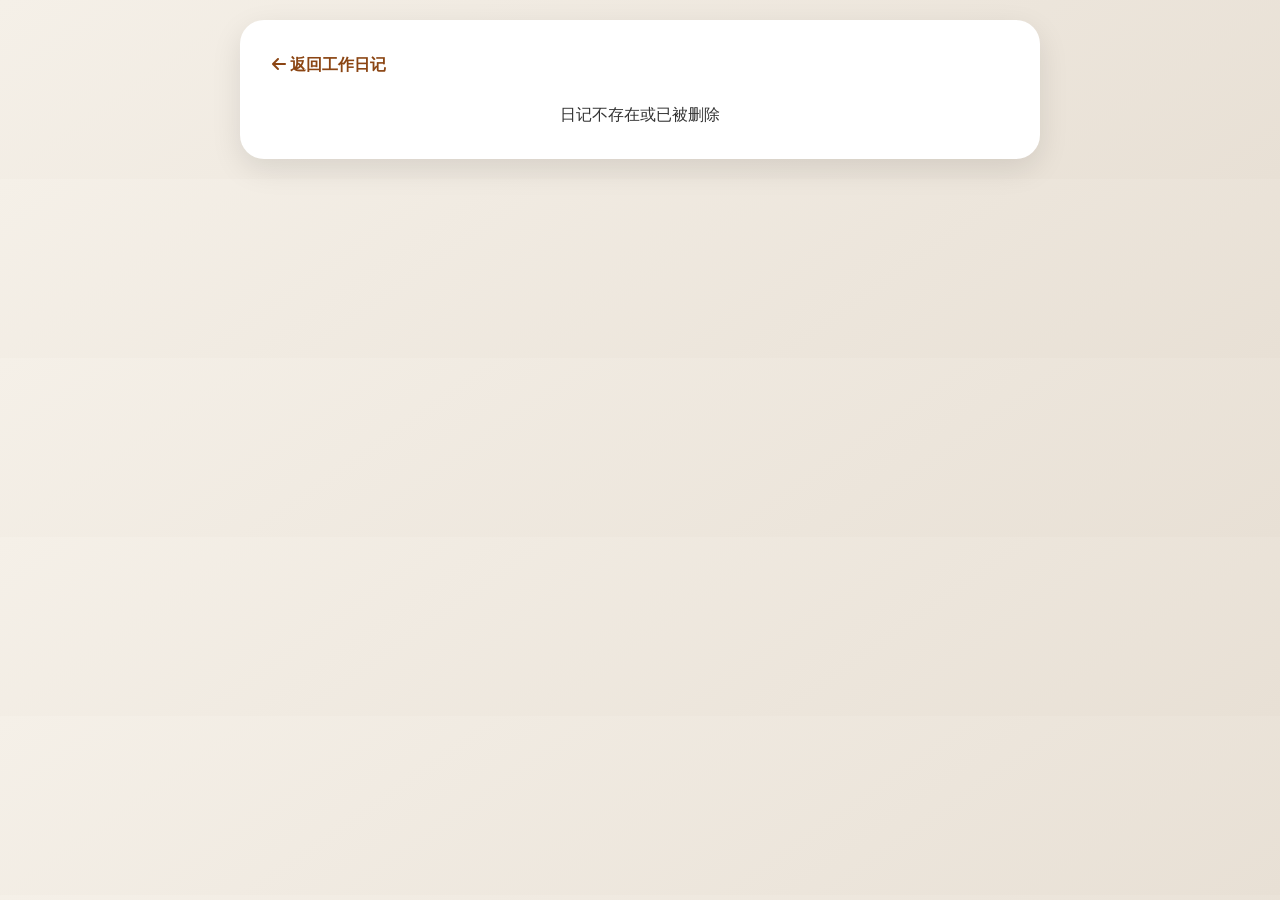
<file: diary-detail.html>
<!DOCTYPE html>
<html lang="zh-CN">
<head>
    <meta charset="UTF-8">
    <meta name="viewport" content="width=device-width, initial-scale=1.0">
    <title>日记详情 - 王子殿下的个人网站</title>
    <link rel="stylesheet" href="css/style.css">
    <link rel="stylesheet" href="https://cdnjs.cloudflare.com/ajax/libs/font-awesome/6.4.0/css/all.min.css">
    <style>
        body { background: linear-gradient(145deg, #f5f0e8 0%, #e8e0d5 100%); margin: 0; padding: 20px; font-family: 'Segoe UI', sans-serif; }
        .container { max-width: 800px; margin: 0 auto; background: white; border-radius: 24px; padding: 2rem; box-shadow: 0 10px 30px rgba(0,0,0,0.1); }
        .back-btn { display: inline-block; margin-bottom: 1.5rem; color: #8B4513; text-decoration: none; font-weight: bold; }
        .back-btn:hover { text-decoration: underline; }
        .diary-date { color: #8B4513; font-size: 0.9rem; margin-bottom: 0.5rem; }
        .diary-title { font-size: 1.8rem; font-weight: bold; color: #333; margin-bottom: 1rem; }
        .diary-content { line-height: 1.8; color: #555; white-space: pre-wrap; }
        .edit-btn { position: fixed; bottom: 30px; right: 30px; background: #4CAF50; color: white; border: none; border-radius: 50px; padding: 12px 24px; cursor: pointer; font-weight: bold; box-shadow: 0 4px 12px rgba(0,0,0,0.2); }
        .edit-mode textarea { width: 100%; padding: 12px; border: 2px solid #D4AF37; border-radius: 8px; font-family: inherit; font-size: 1rem; line-height: 1.6; }
        .edit-mode .diary-title input { width: 100%; font-size: 1.8rem; font-weight: bold; border: 2px solid #D4AF37; border-radius: 8px; padding: 8px; margin-bottom: 1rem; }
        .save-btn { background: #2196F3; margin-right: 10px; }
        .cancel-btn { background: #999; }
    </style>
</head>
<body>
    <div class="container" id="container">
        <a href="work-diary.html" class="back-btn"><i class="fas fa-arrow-left"></i> 返回工作日记</a>
        <div id="diaryContent"></div>
    </div>
    <button id="editToggleBtn" class="edit-btn">✏️ 编辑</button>

    <script>
        const DIARY_KEY = 'prince_diaries';
        let currentDiary = null;
        let editMode = false;
        
        function getDiaryId() {
            const params = new URLSearchParams(window.location.search);
            return parseInt(params.get('id'));
        }
        
        function loadDiary() {
            const id = getDiaryId();
            const saved = localStorage.getItem(DIARY_KEY);
            if (saved) {
                const diaries = JSON.parse(saved);
                currentDiary = diaries.find(d => d.id === id);
            }
            if (!currentDiary) {
                document.getElementById('diaryContent').innerHTML = '<p style="text-align:center;">日记不存在或已被删除</p>';
                document.getElementById('editToggleBtn').style.display = 'none';
                return;
            }
            renderViewMode();
        }
        
        function renderViewMode() {
            const container = document.getElementById('diaryContent');
            container.innerHTML = `
                <div class="diary-date">📅 ${currentDiary.date}</div>
                <div class="diary-title">${escapeHtml(currentDiary.title)}</div>
                <div class="diary-content">${escapeHtml(currentDiary.content).replace(/\n/g, '<br>')}</div>
            `;
            document.getElementById('editToggleBtn').textContent = '✏️ 编辑';
            editMode = false;
        }
        
        function renderEditMode() {
            const container = document.getElementById('diaryContent');
            container.innerHTML = `
                <div class="diary-date">📅 ${currentDiary.date}</div>
                <div class="diary-title"><input type="text" id="editTitle" value="${escapeHtml(currentDiary.title)}"></div>
                <textarea id="editContent" rows="15">${escapeHtml(currentDiary.content)}</textarea>
                <div style="margin-top: 1rem; display: flex; gap: 10px;">
                    <button id="saveEditBtn" class="edit-btn save-btn" style="position: static;">💾 保存</button>
                    <button id="cancelEditBtn" class="edit-btn cancel-btn" style="position: static; background:#999;">取消</button>
                </div>
            `;
            document.getElementById('editToggleBtn').textContent = '👁️ 查看模式';
            editMode = true;
            
            document.getElementById('saveEditBtn').onclick = saveDiary;
            document.getElementById('cancelEditBtn').onclick = () => { renderViewMode(); };
        }
        
        function saveDiary() {
            const newTitle = document.getElementById('editTitle').value;
            const newContent = document.getElementById('editContent').value;
            if (newTitle && newContent) {
                currentDiary.title = newTitle;
                currentDiary.content = newContent;
                
                const saved = localStorage.getItem(DIARY_KEY);
                if (saved) {
                    const diaries = JSON.parse(saved);
                    const index = diaries.findIndex(d => d.id === currentDiary.id);
                    if (index !== -1) {
                        diaries[index] = currentDiary;
                        localStorage.setItem(DIARY_KEY, JSON.stringify(diaries));
                    }
                }
                renderViewMode();
                alert('✅ 日记已保存');
            } else {
                alert('请填写完整信息');
            }
        }
        
        function escapeHtml(str) {
            if (!str) return '';
            return str.replace(/[&<>]/g, function(m) {
                if (m === '&') return '&amp;';
                if (m === '<') return '&lt;';
                if (m === '>') return '&gt;';
                return m;
            });
        }
        
        document.getElementById('editToggleBtn').onclick = () => {
            if (editMode) renderViewMode();
            else renderEditMode();
        };
        
        loadDiary();
    </script>
</body>
</html>
</file>
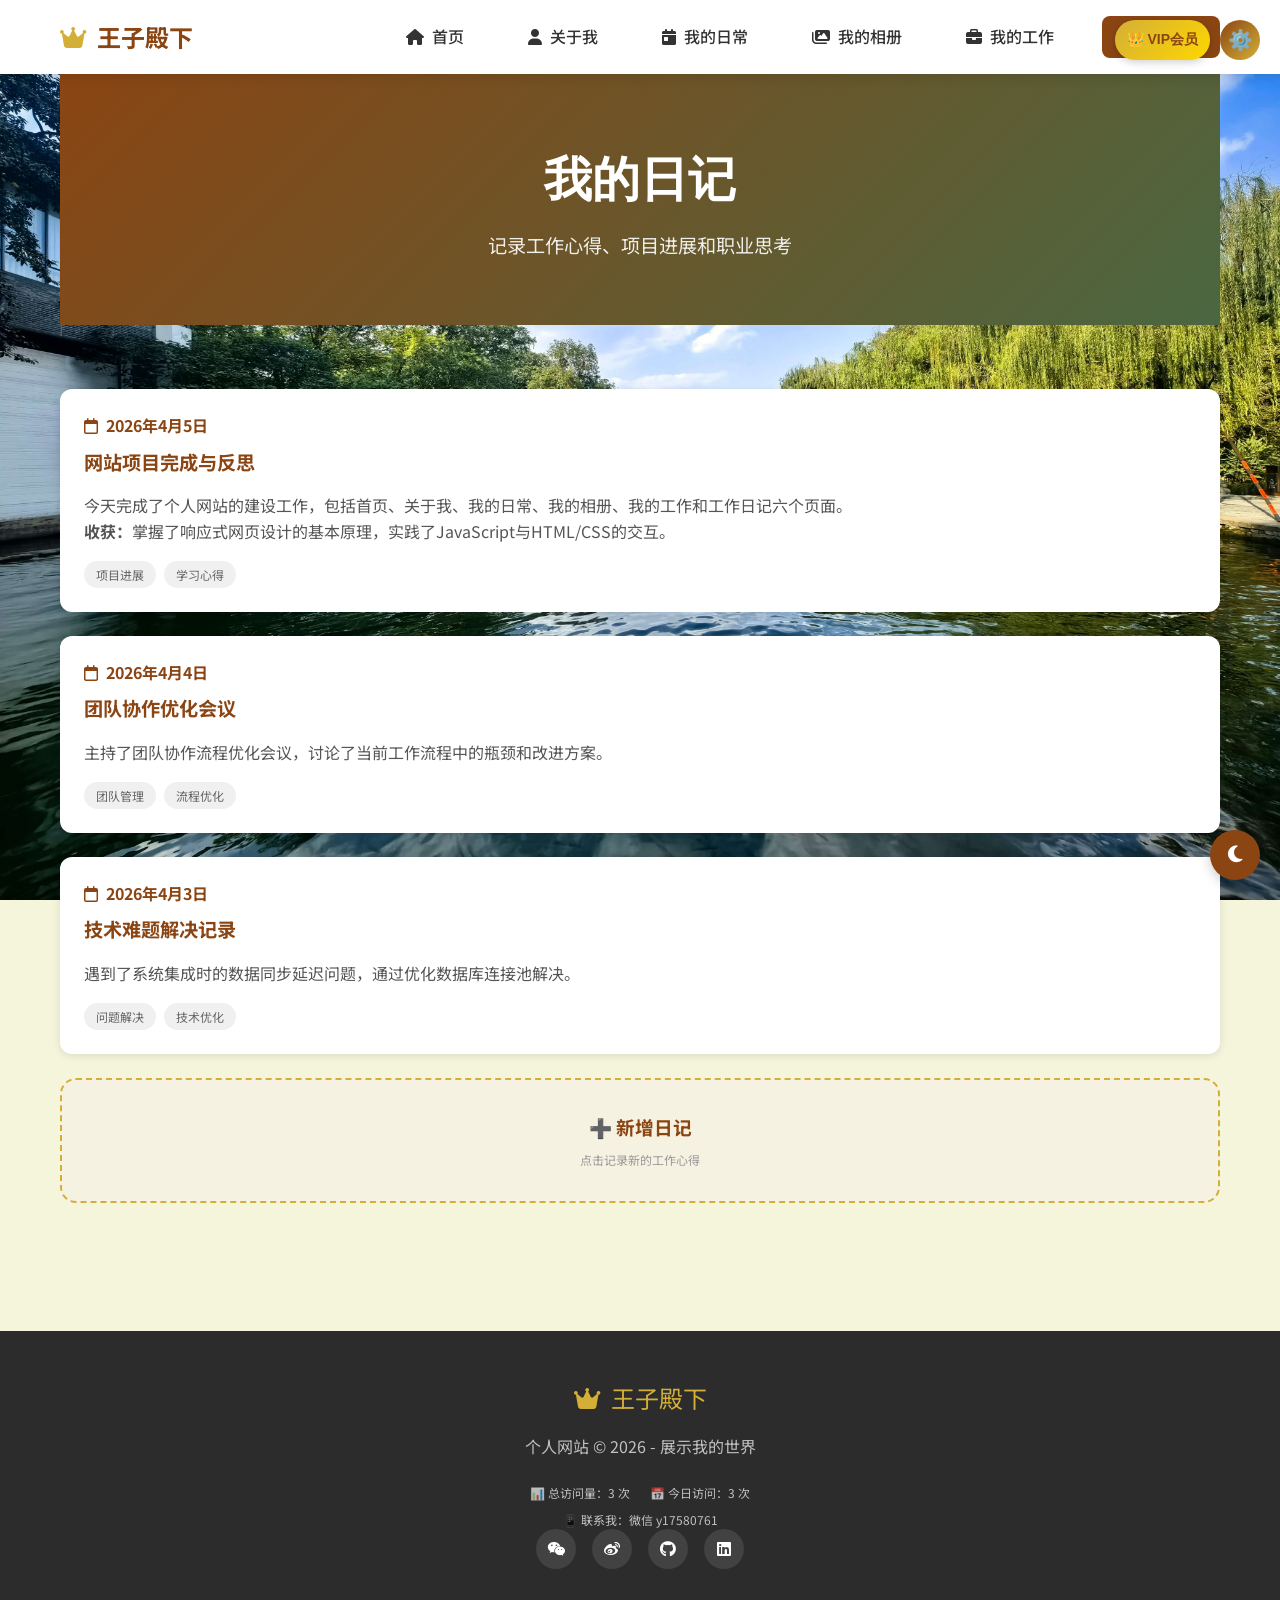
<file: diary.html>
<!DOCTYPE html>
<html lang="zh-CN">
<head>
    <meta charset="UTF-8">
    <meta name="viewport" content="width=device-width, initial-scale=1.0">
    <title>我的日记 - 王子殿下的个人网站</title>
    <link rel="stylesheet" href="css/style.css">
    <link rel="stylesheet" href="https://cdnjs.cloudflare.com/ajax/libs/font-awesome/6.4.0/css/all.min.css">
    <link href="https://fonts.googleapis.com/css2?family=Noto+Sans+SC:wght@300;400;500;700&family=Playfair+Display:wght@400;700&display=swap" rel="stylesheet">
    <style>
        .gear-btn { position: fixed; top: 20px; right: 20px; width: 40px; height: 40px; background: linear-gradient(135deg, #8B4513, #D4AF37); color: white; border: none; border-radius: 50%; cursor: pointer; font-size: 20px; z-index: 9999; }
        .vip-btn { position: fixed; top: 20px; right: 70px; width: auto; padding: 0 12px; height: 40px; background: linear-gradient(135deg, #D4AF37, #FFD700); color: #8B4513; border: none; border-radius: 20px; cursor: pointer; font-size: 14px; font-weight: bold; z-index: 9999; display: flex; align-items: center; gap: 5px; box-shadow: 0 2px 8px rgba(0,0,0,0.2); }
        .vip-btn:hover { transform: scale(1.05); background: linear-gradient(135deg, #FFD700, #FFC107); }
        .settings-menu { position: fixed; top: 70px; right: 20px; background: white; border-radius: 8px; box-shadow: 0 5px 20px rgba(0,0,0,0.2); display: none; z-index: 10000; overflow: hidden; min-width: 180px; max-height: 500px; overflow-y: auto; }
        .settings-menu button { width: 100%; padding: 12px 15px; border: none; background: none; text-align: left; cursor: pointer; font-size: 14px; }
        .settings-menu button:hover { background: #f0f0f0; }
        .diary-entry { background: white; border-radius: 12px; padding: 1.5rem; margin-bottom: 1.5rem; box-shadow: 0 2px 8px rgba(0,0,0,0.1); }
        .diary-date { color: #8B4513; font-weight: bold; margin-bottom: 0.5rem; }
        .diary-title { font-size: 1.2rem; font-weight: bold; margin-bottom: 1rem; }
        .diary-content { color: #555; line-height: 1.6; }
        .diary-tags { margin-top: 1rem; display: flex; gap: 0.5rem; flex-wrap: wrap; }
        .tag { background: #f0f0f0; padding: 4px 12px; border-radius: 20px; font-size: 12px; color: #666; }
        .footer-stats { margin-top: 1rem; font-size: 12px; opacity: 0.7; display: flex; justify-content: center; gap: 20px; flex-wrap: wrap; }
        .wechat-contact { margin-top: 0.5rem; font-size: 12px; opacity: 0.7; }
        .add-diary-btn { background: rgba(245,240,230,0.5); border: 2px dashed #D4AF37; border-radius: 16px; padding: 2rem; text-align: center; cursor: pointer; transition: all 0.2s; margin-top: 1rem; }
        .add-diary-btn:hover { background: rgba(245,240,230,0.8); }
        .add-diary-btn h3 { color: #8B4513; margin-bottom: 0.5rem; }
        .vip-modal { position: fixed; top: 0; left: 0; width: 100%; height: 100%; background: rgba(0,0,0,0.5); z-index: 20001; display: flex; align-items: center; justify-content: center; }
        .vip-content { background: white; border-radius: 20px; padding: 30px; width: 450px; max-width: 90%; text-align: center; box-shadow: 0 20px 40px rgba(0,0,0,0.3); position: relative; }
        .vip-close { position: absolute; top: 15px; right: 20px; font-size: 24px; cursor: pointer; color: #999; }
        .vip-qrcodes { display: flex; justify-content: center; gap: 20px; margin: 20px 0; flex-wrap: wrap; }
        .vip-qrcodes img { width: 120px; height: 120px; border: 1px solid #ddd; border-radius: 10px; }
        .vip-input { width: 100%; padding: 10px; margin: 15px 0; border: 2px solid #ddd; border-radius: 8px; text-align: center; }
        .vip-unlock-btn { background: #4CAF50; color: white; border: none; padding: 10px 20px; border-radius: 30px; cursor: pointer; font-weight: bold; }
        .vip-price { background: linear-gradient(135deg, #8B4513, #D4AF37); color: white; padding: 10px; border-radius: 30px; margin: 15px 0; font-weight: bold; }
    </style>
</head>
<body>
    <nav class="navbar">
        <div class="nav-container">
            <div class="nav-brand"><i class="fas fa-crown"></i><span>王子殿下</span></div>
            <ul class="nav-menu">
                <li><a href="index.html"><i class="fas fa-home"></i> 首页</a></li>
                <li><a href="about.html"><i class="fas fa-user"></i> 关于我</a></li>
                <li><a href="daily.html"><i class="fas fa-calendar-day"></i> 我的日常</a></li>
                <li><a href="gallery.html"><i class="fas fa-images"></i> 我的相册</a></li>
                <li><a href="work.html"><i class="fas fa-briefcase"></i> 我的工作</a></li>
                <li><a href="work-diary.html" class="active"><i class="fas fa-book"></i> 我的日记</a></li>
            </ul>
            <div class="nav-toggle"><i class="fas fa-bars"></i></div>
        </div>
    </nav>

    <button class="vip-btn" id="vipBtn">👑 VIP会员</button>
    <button class="gear-btn" id="gearBtn">⚙️</button>
    <div class="settings-menu" id="settingsMenu">
        <div style="padding:10px 15px; background:#8B4513; color:white;">🛠️ 开发者模式</div>
        <div style="padding:8px 0;">
            <button id="menuTextEdit"><span style="color:#4CAF50;">📝</span> 文本修改</button>
            <button id="menuBgSettings"><span style="color:#2196F3;">🎨</span> 背景设置</button>
            <button id="menuAvatarSettings"><span style="color:#FF9800;">👤</span> 头像设置</button>
            <button id="menuPhotoManage"><span style="color:#9C27B0;">🖼️</span> 照片管理</button>
            <button id="menuSiteInfo"><span style="color:#FF9800;">🏠</span> 站点信息</button>
            <button id="menuChangePassword"><span style="color:#FF9800;">🔐</span> 修改密码</button>
        </div>
        <div style="border-top:1px solid #eee; padding:8px 0;">
            <button id="menuFullEdit"><span style="color:#4CAF50;">🚀</span> 进入完整编辑模式</button>
        </div>
    </div>

    <div class="container">
        <header class="page-header">
            <div class="container">
                <h1>我的日记</h1>
                <p>记录工作心得、项目进展和职业思考</p>
            </div>
        </header>

        <main class="container page-content" id="diaryContainer">
            <div class="diary-entry">
                <div class="diary-date"><i class="far fa-calendar"></i> 2026年4月5日</div>
                <div class="diary-title">网站项目完成与反思</div>
                <div class="diary-content">
                    <p>今天完成了个人网站的建设工作，包括首页、关于我、我的日常、我的相册、我的工作和工作日记六个页面。</p>
                    <p><strong>收获：</strong>掌握了响应式网页设计的基本原理，实践了JavaScript与HTML/CSS的交互。</p>
                </div>
                <div class="diary-tags"><span class="tag">项目进展</span><span class="tag">学习心得</span></div>
            </div>
            <div class="diary-entry">
                <div class="diary-date"><i class="far fa-calendar"></i> 2026年4月4日</div>
                <div class="diary-title">团队协作优化会议</div>
                <div class="diary-content">
                    <p>主持了团队协作流程优化会议，讨论了当前工作流程中的瓶颈和改进方案。</p>
                </div>
                <div class="diary-tags"><span class="tag">团队管理</span><span class="tag">流程优化</span></div>
            </div>
            <div class="diary-entry">
                <div class="diary-date"><i class="far fa-calendar"></i> 2026年4月3日</div>
                <div class="diary-title">技术难题解决记录</div>
                <div class="diary-content">
                    <p>遇到了系统集成时的数据同步延迟问题，通过优化数据库连接池解决。</p>
                </div>
                <div class="diary-tags"><span class="tag">问题解决</span><span class="tag">技术优化</span></div>
            </div>
            <div class="add-diary-btn" id="addDiaryBtn">
                <h3>➕ 新增日记</h3>
                <p style="color: #999; font-size: 12px;">点击记录新的工作心得</p>
            </div>
        </main>
    </div>

    <footer class="footer">
        <div class="footer-content">
            <div class="footer-brand"><i class="fas fa-crown"></i><span>王子殿下</span></div>
            <p class="footer-text">个人网站 © 2026 - 展示我的世界</p>
            <div class="footer-stats">
                <span>📊 总访问量：<span id="totalPV">0</span> 次</span>
                <span>📅 今日访问：<span id="todayPV">0</span> 次</span>
            </div>
            <div class="wechat-contact">📱 联系我：微信 y17580761</div>
            <div class="footer-social"><a href="#" class="social-link"><i class="fab fa-weixin"></i></a><a href="#" class="social-link"><i class="fab fa-weibo"></i></a><a href="#" class="social-link"><i class="fab fa-github"></i></a><a href="#" class="social-link"><i class="fab fa-linkedin"></i></a></div>
        </div>
    </footer>

    <script src="js/script.js"></script>
    <script src="js/universal-settings.js"></script>
    <script>
        function updateStats() {
            const today = new Date().toDateString();
            let totalPV = localStorage.getItem('totalPV') || 0;
            let lastDate = localStorage.getItem('lastVisitDate');
            let todayPV = localStorage.getItem('todayPV') || 0;
            if (lastDate !== today) { todayPV = 0; localStorage.setItem('lastVisitDate', today); }
            totalPV = parseInt(totalPV) + 1;
            todayPV = parseInt(todayPV) + 1;
            localStorage.setItem('totalPV', totalPV);
            localStorage.setItem('todayPV', todayPV);
            document.getElementById('totalPV').innerText = totalPV;
            document.getElementById('todayPV').innerText = todayPV;
        }
        updateStats();
        
        // 新增日记功能
        document.getElementById('addDiaryBtn').onclick = () => {
            const date = prompt('请输入日期（格式：2026年4月X日）：', '2026年4月16日');
            if (!date) return;
            const title = prompt('请输入标题：');
            if (!title) return;
            const content = prompt('请输入日记内容：');
            if (!content) return;
            
            const container = document.getElementById('diaryContainer');
            const addBtn = document.getElementById('addDiaryBtn');
            const newEntry = document.createElement('div');
            newEntry.className = 'diary-entry';
            newEntry.innerHTML = `
                <div class="diary-date"><i class="far fa-calendar"></i> ${date}</div>
                <div class="diary-title">${title}</div>
                <div class="diary-content"><p>${content.replace(/\n/g, '<br>')}</p></div>
                <div class="diary-tags"><span class="tag">个人记录</span></div>
            `;
            container.insertBefore(newEntry, addBtn);
            alert('✅ 日记已添加！');
        };
        
        document.getElementById('vipBtn').onclick = () => {
            const modal = document.createElement('div');
            modal.className = 'vip-modal';
            modal.innerHTML = `
                <div class="vip-content">
                    <span class="vip-close">&times;</span>
                    <h2>👑 VIP会员升级</h2>
                    <div class="vip-price">💎 月费版：¥19元/月 &nbsp;&nbsp;|&nbsp;&nbsp; 💎 年费版：¥99元/年</div>
                    <div class="vip-qrcodes">
                        <div><img src="images/wechat.jpg" alt="微信收款码" onerror="this.style.display='none'"><p>微信支付</p></div>
                        <div><img src="images/alipay.jpg" alt="支付宝收款码" onerror="this.style.display='none'"><p>支付宝支付</p></div>
                    </div>
                    <div style="font-size: 12px; color: #666;">📱 微信：y17580761 &nbsp;&nbsp;付款后联系我获取激活码</div>
                    <input type="text" id="vipCode" class="vip-input" placeholder="请输入激活码">
                    <button id="unlockVip" class="vip-unlock-btn">🔓 立即解锁</button>
                </div>
            `;
            document.body.appendChild(modal);
            modal.querySelector('.vip-close').onclick = () => modal.remove();
            modal.querySelector('#unlockVip').onclick = () => {
                const code = document.getElementById('vipCode').value;
                if (code === 'VIP17580761') {
                    localStorage.setItem('isPro', 'true');
                    alert('✅ VIP解锁成功！刷新页面后所有功能可用！');
                    modal.remove();
                } else { alert('❌ 激活码错误！'); }
            };
        };
        
        (function() {
            const PASSWORD_KEY = 'site_password';
            const DEFAULT_PASSWORD = '12345';
            if (!localStorage.getItem(PASSWORD_KEY)) localStorage.setItem(PASSWORD_KEY, DEFAULT_PASSWORD);
            const gearBtn = document.getElementById('gearBtn');
            const menu = document.getElementById('settingsMenu');
            if (gearBtn && menu) {
                gearBtn.onclick = (e) => {
                    e.stopPropagation();
                    const lastAuth = sessionStorage.getItem('last_auth_time');
                    if (lastAuth && (Date.now() - parseInt(lastAuth)) < 10 * 60 * 1000) { menu.style.display = 'block'; return; }
                    const inputPwd = prompt('🔐 请输入密码：');
                    if (inputPwd === localStorage.getItem(PASSWORD_KEY)) { sessionStorage.setItem('last_auth_time', Date.now()); menu.style.display = 'block'; }
                    else alert('密码错误！');
                };
            }
            const changePwdBtn = document.getElementById('menuChangePassword');
            if (changePwdBtn) {
                changePwdBtn.onclick = (e) => {
                    e.stopPropagation();
                    const oldPwd = prompt('请输入当前密码：');
                    if (oldPwd !== localStorage.getItem(PASSWORD_KEY)) { alert('当前密码错误！'); return; }
                    const newPwd = prompt('请输入新密码：');
                    if (newPwd && newPwd.length > 0) { localStorage.setItem(PASSWORD_KEY, newPwd); alert('✅ 密码修改成功！'); }
                    else alert('密码不能为空');
                    menu.style.display = 'none';
                };
            }
        })();
    </script>
</body>
</html>
</file>
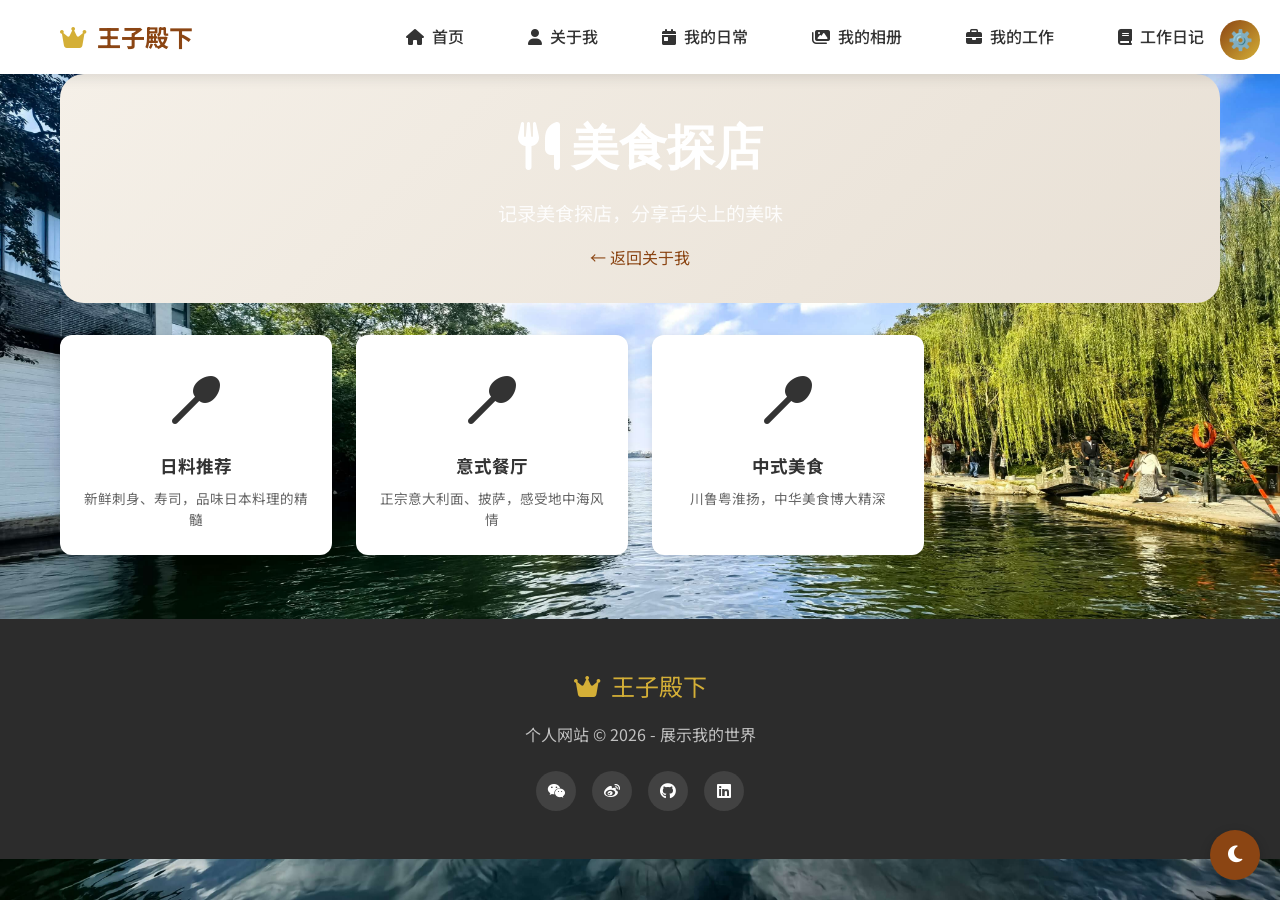
<file: food.html>
<!DOCTYPE html>
<html lang="zh-CN">
<head>
    <meta charset="UTF-8">
    <meta name="viewport" content="width=device-width, initial-scale=1.0">
    <title>美食 - 王子殿下的个人网站</title>
    <link rel="stylesheet" href="css/style.css">
    <link rel="stylesheet" href="https://cdnjs.cloudflare.com/ajax/libs/font-awesome/6.4.0/css/all.min.css">
    <link href="https://fonts.googleapis.com/css2?family=Noto+Sans+SC:wght@300;400;500;700&family=Playfair+Display:wght@400;700&display=swap" rel="stylesheet">
    <style>
        .gear-btn { position: fixed; top: 20px; right: 20px; width: 40px; height: 40px; background: linear-gradient(135deg, #8B4513, #D4AF37); color: white; border: none; border-radius: 50%; cursor: pointer; font-size: 20px; z-index: 9999; }
        .settings-menu { position: fixed; top: 70px; right: 20px; background: white; border-radius: 8px; box-shadow: 0 5px 20px rgba(0,0,0,0.2); display: none; z-index: 10000; overflow: hidden; min-width: 180px; max-height: 500px; overflow-y: auto; }
        .settings-menu button { width: 100%; padding: 12px 15px; border: none; background: none; text-align: left; cursor: pointer; font-size: 14px; }
        .settings-menu button:hover { background: #f0f0f0; }
        .page-header { text-align: center; padding: 2rem 0; background: linear-gradient(135deg, #f5f0e8, #e8e0d5); border-radius: 24px; margin-bottom: 2rem; }
        .food-list { display: grid; grid-template-columns: repeat(auto-fill, minmax(250px, 1fr)); gap: 1.5rem; margin-top: 1.5rem; }
        .food-card { background: white; border-radius: 12px; overflow: hidden; box-shadow: 0 2px 8px rgba(0,0,0,0.1); transition: all 0.2s; padding: 1.5rem; text-align: center; }
        .food-card:hover { transform: translateY(-3px); box-shadow: 0 4px 15px rgba(0,0,0,0.15); }
        .food-icon { font-size: 3rem; margin-bottom: 1rem; }
        .food-title { font-weight: bold; font-size: 1.1rem; margin-bottom: 0.5rem; }
        .food-desc { color: #666; font-size: 0.85rem; }
    </style>
</head>
<body>
    <nav class="navbar">
        <div class="nav-container">
            <div class="nav-brand"><i class="fas fa-crown"></i><span>王子殿下</span></div>
            <ul class="nav-menu">
                <li><a href="index.html"><i class="fas fa-home"></i> 首页</a></li>
                <li><a href="about.html"><i class="fas fa-user"></i> 关于我</a></li>
                <li><a href="daily.html"><i class="fas fa-calendar-day"></i> 我的日常</a></li>
                <li><a href="gallery.html"><i class="fas fa-images"></i> 我的相册</a></li>
                <li><a href="work.html"><i class="fas fa-briefcase"></i> 我的工作</a></li>
                <li><a href="work-diary.html"><i class="fas fa-book"></i> 工作日记</a></li>
            </ul>
        </div>
    </nav>

    <button class="gear-btn" id="gearBtn">⚙️</button>
    <div class="settings-menu" id="settingsMenu">
        <div style="padding:10px 15px; background:#8B4513; color:white;">🛠️ 开发者模式</div>
        <div style="padding:8px 0;">
            <button id="menuTextEdit"><span style="color:#4CAF50;">📝</span> 文本修改</button>
            <button id="menuBgSettings"><span style="color:#2196F3;">🎨</span> 背景设置</button>
            <button id="menuAvatarSettings"><span style="color:#FF9800;">👤</span> 头像设置</button>
            <button id="menuPhotoManage"><span style="color:#9C27B0;">🖼️</span> 照片管理</button>
            <button id="menuSiteInfo"><span style="color:#FF9800;">🏠</span> 站点信息</button>
            <button id="menuChangePassword"><span style="color:#FF9800;">🔐</span> 修改密码</button>
        </div>
        <div style="border-top:1px solid #eee; padding:8px 0;">
            <button id="menuFullEdit"><span style="color:#4CAF50;">🚀</span> 进入完整编辑模式</button>
        </div>
    </div>

    <div class="container">
        <div class="page-header">
            <h1><i class="fas fa-utensils"></i> 美食探店</h1>
            <p>记录美食探店，分享舌尖上的美味</p>
            <a href="about.html" style="display: inline-block; margin-top: 1rem; color: #8B4513; text-decoration: none;">← 返回关于我</a>
        </div>

        <div class="food-list">
            <div class="food-card"><div class="food-icon"><i class="fas fa-utensil-spoon"></i></div><div class="food-title">日料推荐</div><div class="food-desc">新鲜刺身、寿司，品味日本料理的精髓</div></div>
            <div class="food-card"><div class="food-icon"><i class="fas fa-utensil-spoon"></i></div><div class="food-title">意式餐厅</div><div class="food-desc">正宗意大利面、披萨，感受地中海风情</div></div>
            <div class="food-card"><div class="food-icon"><i class="fas fa-utensil-spoon"></i></div><div class="food-title">中式美食</div><div class="food-desc">川鲁粤淮扬，中华美食博大精深</div></div>
        </div>
    </div>

    <footer class="footer">
        <div class="footer-content">
            <div class="footer-brand"><i class="fas fa-crown"></i><span>王子殿下</span></div>
            <p class="footer-text">个人网站 © 2026 - 展示我的世界</p>
            <div class="footer-social"><a href="#" class="social-link"><i class="fab fa-weixin"></i></a><a href="#" class="social-link"><i class="fab fa-weibo"></i></a><a href="#" class="social-link"><i class="fab fa-github"></i></a><a href="#" class="social-link"><i class="fab fa-linkedin"></i></a></div>
        </div>
    </footer>

    <script src="js/script.js"></script>
    <script src="js/universal-settings.js"></script>

    <script>
        (function() {
            const PASSWORD_KEY = 'site_password';
            const DEFAULT_PASSWORD = '12345';
            if (!localStorage.getItem(PASSWORD_KEY)) localStorage.setItem(PASSWORD_KEY, DEFAULT_PASSWORD);
            const gearBtn = document.getElementById('gearBtn');
            const menu = document.getElementById('settingsMenu');
            if (gearBtn && menu) {
                gearBtn.onclick = (e) => {
                    e.stopPropagation();
                    const lastAuth = localStorage.getItem('last_auth_time');
                    if (lastAuth && (Date.now() - parseInt(lastAuth)) < 10 * 60 * 1000) { menu.style.display = 'block'; return; }
                    const inputPwd = prompt('🔐 请输入密码：');
                    if (inputPwd === localStorage.getItem(PASSWORD_KEY)) { localStorage.setItem('last_auth_time', Date.now()); menu.style.display = 'block'; }
                    else alert('密码错误！');
                };
            }
            const changePwdBtn = document.getElementById('menuChangePassword');
            if (changePwdBtn) {
                changePwdBtn.onclick = (e) => {
                    e.stopPropagation();
                    const oldPwd = prompt('请输入当前密码：');
                    if (oldPwd !== localStorage.getItem(PASSWORD_KEY)) { alert('当前密码错误！'); return; }
                    const newPwd = prompt('请输入新密码：');
                    if (newPwd && newPwd.length > 0) { localStorage.setItem(PASSWORD_KEY, newPwd); alert('✅ 密码修改成功！'); }
                    else alert('密码不能为空');
                    menu.style.display = 'none';
                };
            }
        })();
    </script>
</body>
</html>
</file>
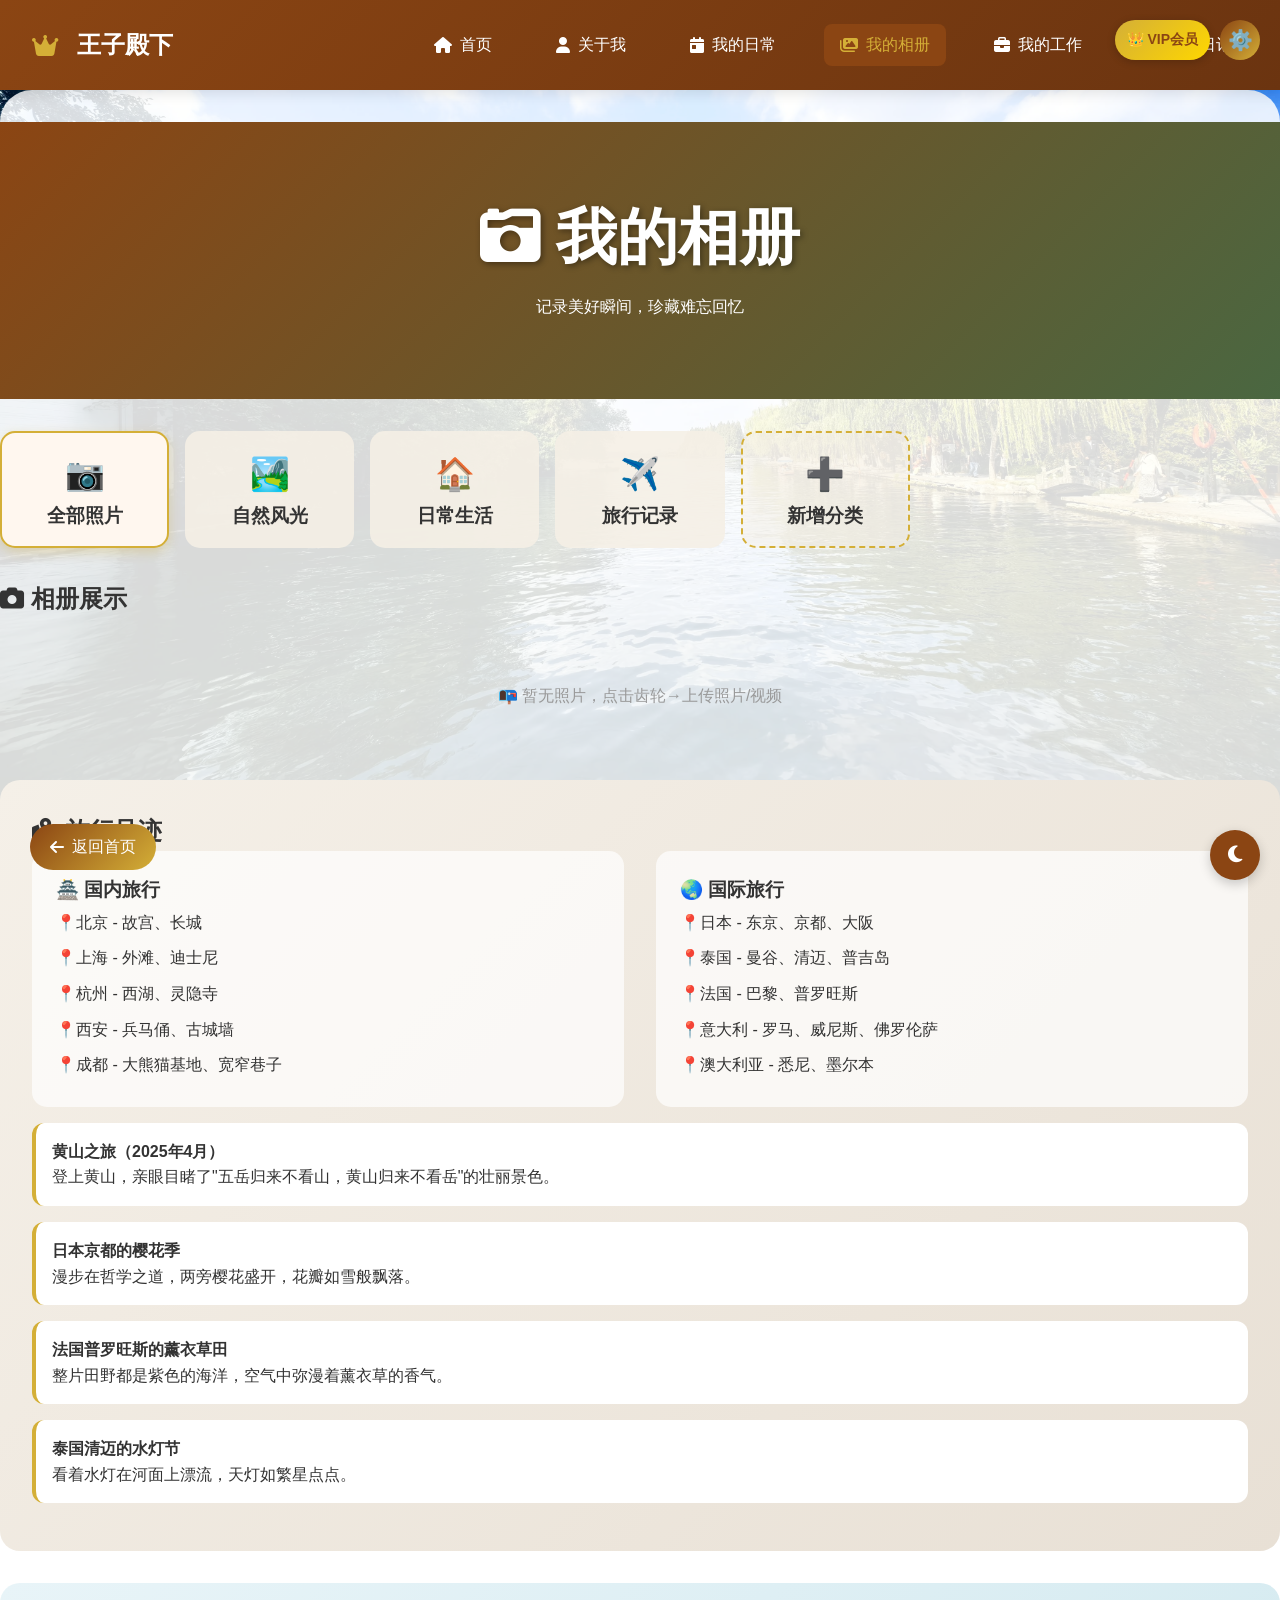
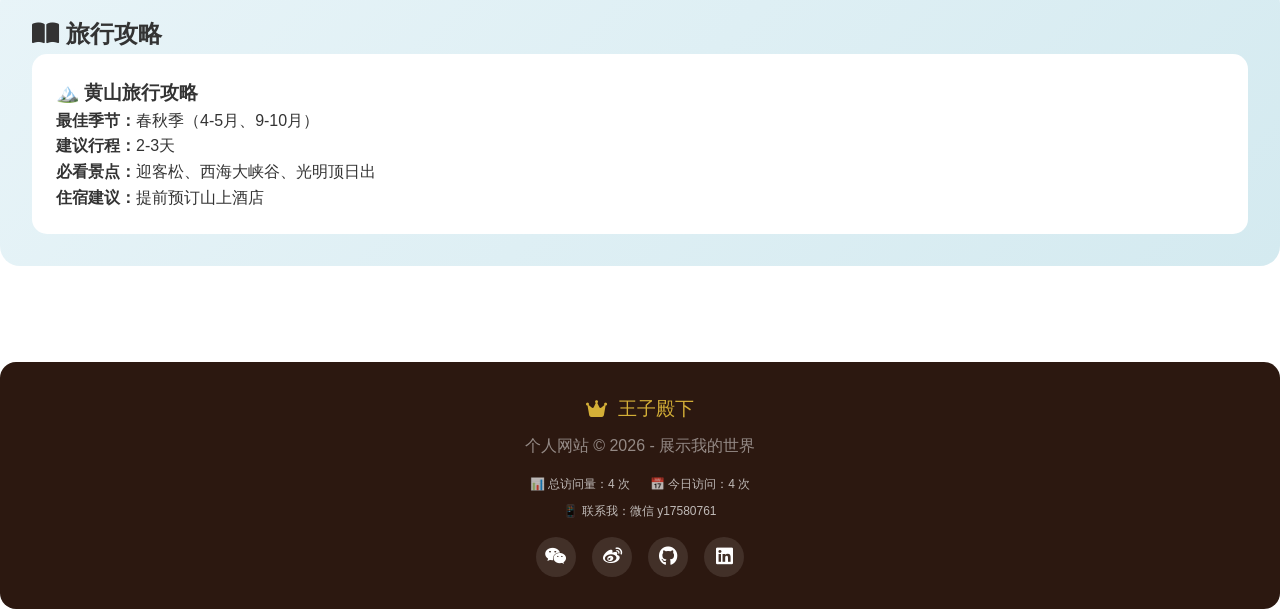
<file: gallery.html>
<!DOCTYPE html>
<html lang="zh-CN">
<head>
    <meta charset="UTF-8">
    <title>我的相册 - 王子殿下</title>
    <link rel="stylesheet" href="css/style.css">
    <link rel="stylesheet" href="https://cdnjs.cloudflare.com/ajax/libs/font-awesome/6.4.0/css/all.min.css">
    <style>
        * { box-sizing: border-box; }
        body { font-family: 'Segoe UI', sans-serif; background: linear-gradient(145deg, #f5f0e8 0%, #e8e0d5 100%); margin: 0; padding: 0; }
        .container { max-width: 1400px; margin: 0 auto; background: rgba(255,255,255,0.85); border-radius: 2rem; padding: 2rem 0; }
        .hero { text-align: center; margin-bottom: 2rem; }
        .category-grid { display: grid; grid-template-columns: repeat(auto-fill, minmax(150px, 1fr)); gap: 1rem; margin: 2rem 0; position: relative; }
        .category-card { background: rgba(245,240,230,0.9); border-radius: 15px; padding: 1rem; text-align: center; cursor: pointer; border: 2px solid transparent; transition: all 0.2s; position: relative; }
        .category-card.active { border-color: #D4AF37; background: #fff7ef; box-shadow: 0 4px 12px rgba(212,175,55,0.3); }
        .category-card .delete-cat { position: absolute; top: -8px; right: -8px; background: rgba(220,53,69,0.9); color: white; border: none; border-radius: 50%; width: 24px; height: 24px; cursor: pointer; font-size: 12px; display: none; align-items: center; justify-content: center; }
        .category-card:hover .delete-cat { display: flex; }
        .category-icon { font-size: 2rem; }
        .add-category-card { background: rgba(245,240,230,0.5); border: 2px dashed #D4AF37; display: flex; align-items: center; justify-content: center; flex-direction: column; }
        .gallery-grid { display: grid; grid-template-columns: repeat(auto-fill, minmax(220px, 1fr)); gap: 1.5rem; margin-top: 1.5rem; }
        .photo-card { background: white; border-radius: 12px; overflow: hidden; box-shadow: 0 2px 8px rgba(0,0,0,0.1); position: relative; transition: all 0.2s; cursor: pointer; }
        .photo-card:hover { transform: translateY(-3px); }
        .photo-thumbnail { height: 180px; overflow: hidden; position: relative; background: #f0f0f0; }
        .photo-thumbnail img, .photo-thumbnail video { width: 100%; height: 100%; object-fit: cover; }
        .btn-delete { position: absolute; top: 8px; right: 8px; background: rgba(220,53,69,0.9); color: white; border: none; border-radius: 50%; width: 30px; height: 30px; cursor: pointer; opacity: 0; transition: opacity 0.2s; z-index: 10; }
        .photo-card:hover .btn-delete { opacity: 1; }
        .photo-category { position: absolute; bottom: 8px; left: 8px; background: rgba(0,0,0,0.6); color: white; padding: 2px 8px; border-radius: 12px; font-size: 11px; }
        .video-badge { position: absolute; top: 8px; left: 8px; background: rgba(33,150,243,0.9); color: white; padding: 2px 8px; border-radius: 12px; font-size: 11px; }
        .photo-info { padding: 8px; font-size: 13px; }
        .btn-back { position: fixed; bottom: 30px; left: 30px; background: linear-gradient(135deg, #8B4513, #D4AF37); color: white; border: none; border-radius: 50px; padding: 10px 20px; cursor: pointer; z-index: 9998; display: flex; align-items: center; gap: 8px; text-decoration: none; }
        .progress-bar { position: fixed; top: 50%; left: 50%; transform: translate(-50%,-50%); background: white; padding: 20px; border-radius: 12px; box-shadow: 0 10px 30px rgba(0,0,0,0.3); z-index: 10001; min-width: 300px; text-align: center; }
        .travel-section { background: linear-gradient(135deg, #f5f0e8, #e8e0d5); border-radius: 20px; padding: 2rem; margin: 2rem 0; }
        .travel-grid { display: grid; grid-template-columns: repeat(auto-fit, minmax(300px, 1fr)); gap: 2rem; }
        .travel-column { background: rgba(255,255,255,0.7); border-radius: 15px; padding: 1.5rem; }
        .travel-column ul { list-style: none; padding: 0; }
        .travel-column li { padding: 5px 0; padding-left: 20px; position: relative; }
        .travel-column li:before { content: "📍"; position: absolute; left: 0; }
        .story-item { background: white; border-radius: 12px; padding: 1rem; margin: 1rem 0; border-left: 4px solid #D4AF37; }
        .strategy-section { background: linear-gradient(135deg, #e8f4f8, #d4eaf0); border-radius: 20px; padding: 2rem; margin: 2rem 0; }
        .strategy-card { background: white; border-radius: 15px; padding: 1.5rem; }
        .modal { position: fixed; top: 0; left: 0; width: 100%; height: 100%; background: rgba(0,0,0,0.9); z-index: 20000; display: flex; align-items: center; justify-content: center; cursor: pointer; }
        .modal-content { max-width: 90%; max-height: 90%; }
        .modal-content img, .modal-content video { max-width: 100%; max-height: 80vh; border-radius: 8px; }
        .navbar { background: linear-gradient(135deg, #8B4513, #6B3410); padding: 1.5rem 0; position: sticky; top: 0; z-index: 1000; width: 100%; }
        .nav-container { max-width: 1400px; margin: 0 auto; display: flex; justify-content: space-between; align-items: center; padding: 0 2rem; }
        .nav-brand { color: white; font-size: 1.5rem; font-weight: bold; }
        .nav-brand i { margin-right: 0.5rem; }
        .nav-menu { display: flex; list-style: none; gap: 2rem; margin: 0; padding: 0; }
        .nav-menu a { color: white; text-decoration: none; font-weight: 500; transition: opacity 0.2s; }
        .nav-menu a:hover { opacity: 0.8; }
        .nav-menu a.active { color: #D4AF37; }
        .footer { background: #2c1810; color: white; text-align: center; padding: 2rem; margin-top: 2rem; border-radius: 1rem; }
        .footer-brand { font-size: 1.2rem; margin-bottom: 0.5rem; }
        .footer-text { margin: 0.5rem 0; opacity: 0.7; }
        .footer-social { display: flex; justify-content: center; gap: 1rem; margin-top: 1rem; }
        .social-link { color: white; font-size: 1.2rem; transition: opacity 0.2s; }
        .social-link:hover { opacity: 0.7; }
        .gear-btn { position: fixed; top: 20px; right: 20px; width: 40px; height: 40px; background: linear-gradient(135deg, #8B4513, #D4AF37); color: white; border: none; border-radius: 50%; cursor: pointer; font-size: 20px; z-index: 9999; }
        .vip-btn { position: fixed; top: 20px; right: 70px; width: auto; padding: 0 12px; height: 40px; background: linear-gradient(135deg, #D4AF37, #FFD700); color: #8B4513; border: none; border-radius: 20px; cursor: pointer; font-size: 14px; font-weight: bold; z-index: 9999; display: flex; align-items: center; gap: 5px; box-shadow: 0 2px 8px rgba(0,0,0,0.2); }
        .vip-btn:hover { transform: scale(1.05); background: linear-gradient(135deg, #FFD700, #FFC107); }
        .settings-menu { position: fixed; top: 70px; right: 20px; background: white; border-radius: 8px; box-shadow: 0 5px 20px rgba(0,0,0,0.2); display: none; z-index: 10000; overflow: hidden; min-width: 180px; max-height: 500px; overflow-y: auto; }
        .settings-menu button { width: 100%; padding: 12px 15px; border: none; background: none; text-align: left; cursor: pointer; font-size: 14px; }
        .settings-menu button:hover { background: #f0f0f0; }
        .footer-stats { margin-top: 1rem; font-size: 12px; opacity: 0.7; display: flex; justify-content: center; gap: 20px; flex-wrap: wrap; }
        .wechat-contact { margin-top: 0.5rem; font-size: 12px; opacity: 0.7; }
        .vip-modal { position: fixed; top: 0; left: 0; width: 100%; height: 100%; background: rgba(0,0,0,0.5); z-index: 20001; display: flex; align-items: center; justify-content: center; }
        .vip-content { background: white; border-radius: 20px; padding: 30px; width: 450px; max-width: 90%; text-align: center; box-shadow: 0 20px 40px rgba(0,0,0,0.3); position: relative; }
        .vip-close { position: absolute; top: 15px; right: 20px; font-size: 24px; cursor: pointer; color: #999; }
        .vip-qrcodes { display: flex; justify-content: center; gap: 20px; margin: 20px 0; flex-wrap: wrap; }
        .vip-qrcodes img { width: 120px; height: 120px; border: 1px solid #ddd; border-radius: 10px; }
        .vip-input { width: 100%; padding: 10px; margin: 15px 0; border: 2px solid #ddd; border-radius: 8px; text-align: center; }
        .vip-unlock-btn { background: #4CAF50; color: white; border: none; padding: 10px 20px; border-radius: 30px; cursor: pointer; font-weight: bold; }
        .vip-price { background: linear-gradient(135deg, #8B4513, #D4AF37); color: white; padding: 10px; border-radius: 30px; margin: 15px 0; font-weight: bold; }
    </style>
</head>
<body>

<nav class="navbar">
    <div class="nav-container">
        <div class="nav-brand"><i class="fas fa-crown"></i><span>王子殿下</span></div>
        <ul class="nav-menu">
            <li><a href="index.html"><i class="fas fa-home"></i> 首页</a></li>
            <li><a href="about.html"><i class="fas fa-user"></i> 关于我</a></li>
            <li><a href="daily.html"><i class="fas fa-calendar-day"></i> 我的日常</a></li>
            <li><a href="gallery.html" class="active"><i class="fas fa-images"></i> 我的相册</a></li>
            <li><a href="work.html"><i class="fas fa-briefcase"></i> 我的工作</a></li>
            <li><a href="work-diary.html"><i class="fas fa-book"></i> 我的日记</a></li>
        </ul>
    </div>
</nav>

<button class="vip-btn" id="vipBtn">👑 VIP会员</button>
<button class="gear-btn" id="gearBtn">⚙️</button>
<div class="settings-menu" id="settingsMenu">
    <div style="padding:10px 15px; background:#8B4513; color:white;">🛠️ 开发者模式</div>
    <div style="padding:8px 0;">
        <button id="menuTextEdit"><span style="color:#4CAF50;">📝</span> 文本修改</button>
        <button id="menuBgSettings"><span style="color:#2196F3;">🎨</span> 背景设置</button>
        <button id="menuAvatarSettings"><span style="color:#FF9800;">👤</span> 头像设置</button>
        <button id="menuPhotoManage"><span style="color:#9C27B0;">🖼️</span> 照片管理</button>
        <button id="menuSiteInfo"><span style="color:#FF9800;">🏠</span> 站点信息</button>
        <button id="menuChangePassword"><span style="color:#FF9800;">🔐</span> 修改密码</button>
    </div>
    <div style="border-top:1px solid #eee; padding:8px 0;">
        <button id="menuFullEdit"><span style="color:#4CAF50;">🚀</span> 进入完整编辑模式</button>
    </div>
</div>

<a href="index.html" class="btn-back"><i class="fas fa-arrow-left"></i> 返回首页</a>

<div class="container">
    <header class="hero">
        <h1><i class="fas fa-camera-retro"></i> 我的相册</h1>
        <p class="subtitle">记录美好瞬间，珍藏难忘回忆</p>
    </header>

    <div class="category-grid" id="categoryGrid"></div>

    <h2><i class="fas fa-camera"></i> 相册展示</h2>
    <div id="photoGallery" class="gallery-grid"><div style="grid-column:1/-1;text-align:center;padding:40px;">加载中...</div></div>

    <div class="travel-section">
        <h2><i class="fas fa-map-marked-alt"></i> 旅行足迹</h2>
        <div class="travel-grid">
            <div class="travel-column"><h3>🏯 国内旅行</h3><ul><li>北京 - 故宫、长城</li><li>上海 - 外滩、迪士尼</li><li>杭州 - 西湖、灵隐寺</li><li>西安 - 兵马俑、古城墙</li><li>成都 - 大熊猫基地、宽窄巷子</li></ul></div>
            <div class="travel-column"><h3>🌏 国际旅行</h3><ul><li>日本 - 东京、京都、大阪</li><li>泰国 - 曼谷、清迈、普吉岛</li><li>法国 - 巴黎、普罗旺斯</li><li>意大利 - 罗马、威尼斯、佛罗伦萨</li><li>澳大利亚 - 悉尼、墨尔本</li></ul></div>
        </div>
        <div class="story-item"><strong>黄山之旅（2025年4月）</strong><p>登上黄山，亲眼目睹了"五岳归来不看山，黄山归来不看岳"的壮丽景色。</p></div>
        <div class="story-item"><strong>日本京都的樱花季</strong><p>漫步在哲学之道，两旁樱花盛开，花瓣如雪般飘落。</p></div>
        <div class="story-item"><strong>法国普罗旺斯的薰衣草田</strong><p>整片田野都是紫色的海洋，空气中弥漫着薰衣草的香气。</p></div>
        <div class="story-item"><strong>泰国清迈的水灯节</strong><p>看着水灯在河面上漂流，天灯如繁星点点。</p></div>
    </div>

    <div class="strategy-section">
        <h2><i class="fas fa-book-open"></i> 旅行攻略</h2>
        <div class="strategy-card"><h3>🏔️ 黄山旅行攻略</h3><p><strong>最佳季节：</strong>春秋季（4-5月、9-10月）</p><p><strong>建议行程：</strong>2-3天</p><p><strong>必看景点：</strong>迎客松、西海大峡谷、光明顶日出</p><p><strong>住宿建议：</strong>提前预订山上酒店</p></div>
    </div>
</div>

<footer class="footer">
    <div class="footer-content">
        <div class="footer-brand"><i class="fas fa-crown"></i><span>王子殿下</span></div>
        <p class="footer-text">个人网站 © 2026 - 展示我的世界</p>
        <div class="footer-stats">
            <span>📊 总访问量：<span id="totalPV">0</span> 次</span>
            <span>📅 今日访问：<span id="todayPV">0</span> 次</span>
        </div>
        <div class="wechat-contact">📱 联系我：微信 y17580761</div>
        <div class="footer-social"><a href="#" class="social-link"><i class="fab fa-weixin"></i></a><a href="#" class="social-link"><i class="fab fa-weibo"></i></a><a href="#" class="social-link"><i class="fab fa-github"></i></a><a href="#" class="social-link"><i class="fab fa-linkedin"></i></a></div>
    </div>
</footer>

<script src="js/script.js"></script>
<script src="js/universal-settings.js"></script>

<script>
    // 来访统计
    function updateStats() {
        const today = new Date().toDateString();
        let totalPV = localStorage.getItem('totalPV') || 0;
        let lastDate = localStorage.getItem('lastVisitDate');
        let todayPV = localStorage.getItem('todayPV') || 0;
        if (lastDate !== today) { todayPV = 0; localStorage.setItem('lastVisitDate', today); }
        totalPV = parseInt(totalPV) + 1;
        todayPV = parseInt(todayPV) + 1;
        localStorage.setItem('totalPV', totalPV);
        localStorage.setItem('todayPV', todayPV);
        document.getElementById('totalPV').innerText = totalPV;
        document.getElementById('todayPV').innerText = todayPV;
    }
    updateStats();

    // VIP弹窗
    document.getElementById('vipBtn').onclick = () => {
        const modal = document.createElement('div');
        modal.className = 'vip-modal';
        modal.innerHTML = `
            <div class="vip-content">
                <span class="vip-close">&times;</span>
                <h2>👑 VIP会员升级</h2>
                <div class="vip-price">💎 月费版：¥19元/月 &nbsp;&nbsp;|&nbsp;&nbsp; 💎 年费版：¥99元/年</div>
                <div class="vip-qrcodes">
                    <div><img src="images/wechat.png" alt="微信收款码" style="width:160px;height:160px;border:1px solid #ddd;border-radius:10px;"><p>微信支付</p></div>
                    <div><img src="images/alipay.png" alt="支付宝收款码" style="width:160px;height:160px;border:1px solid #ddd;border-radius:10px;"><p>支付宝支付</p></div>
                </div>
                <div style="font-size:12px;color:#666;">付款后联系我获取激活码</div>
                <input type="text" id="vipCode" class="vip-input" placeholder="请输入激活码">
                <button id="unlockVip" class="vip-unlock-btn">🔓 立即解锁</button>
            </div>
        `;
        document.body.appendChild(modal);
        modal.querySelector('.vip-close').onclick = () => modal.remove();
        modal.querySelector('#unlockVip').onclick = () => {
            const code = document.getElementById('vipCode').value;
            if (code === 'VIP17580761') {
                localStorage.setItem('isPro', 'true');
                alert('✅ VIP解锁成功！刷新页面后所有功能可用！');
                modal.remove();
            } else { alert('❌ 激活码错误！'); }
        };
    };

    // 密码保护
    (function() {
        const PASSWORD_KEY = 'site_password';
        const DEFAULT_PASSWORD = '12345';
        if (!localStorage.getItem(PASSWORD_KEY)) localStorage.setItem(PASSWORD_KEY, DEFAULT_PASSWORD);
        const gearBtn = document.getElementById('gearBtn');
        const menu = document.getElementById('settingsMenu');
        if (gearBtn && menu) {
            gearBtn.onclick = (e) => {
                e.stopPropagation();
                const lastAuth = sessionStorage.getItem('last_auth_time');
                if (lastAuth && (Date.now() - parseInt(lastAuth)) < 10 * 60 * 1000) { menu.style.display = 'block'; return; }
                const inputPwd = prompt('🔐 请输入密码：');
                if (inputPwd === localStorage.getItem(PASSWORD_KEY)) { sessionStorage.setItem('last_auth_time', Date.now()); menu.style.display = 'block'; }
                else alert('密码错误！');
            };
        }
        const changePwdBtn = document.getElementById('menuChangePassword');
        if (changePwdBtn) {
            changePwdBtn.onclick = (e) => {
                e.stopPropagation();
                const oldPwd = prompt('请输入当前密码：');
                if (oldPwd !== localStorage.getItem(PASSWORD_KEY)) { alert('当前密码错误！'); return; }
                const newPwd = prompt('请输入新密码：');
                if (newPwd && newPwd.length > 0) { localStorage.setItem(PASSWORD_KEY, newPwd); alert('✅ 密码修改成功！'); }
                else alert('密码不能为空');
                menu.style.display = 'none';
            };
        }
    })();

    // 相册分类和照片管理代码（保持不变，省略...）
    // 为了代码完整，这里补充必要的相册脚本
    (function() {
        const DB_NAME = 'PrinceGalleryDB';
        const STORE_NAME = 'photos';
        let db = null;
        let currentCategory = '全部照片';
        let photoItems = [];
        let categories = ['全部照片', '自然风光', '日常生活', '旅行记录'];

        function loadCategories() {
            const saved = localStorage.getItem('galleryCategories');
            if (saved) categories = JSON.parse(saved);
            else categories = ['全部照片', '自然风光', '日常生活', '旅行记录'];
            renderCategories();
        }

        function saveCategories() { localStorage.setItem('galleryCategories', JSON.stringify(categories)); }

        function renderCategories() {
            const grid = document.getElementById('categoryGrid');
            if (!grid) return;
            grid.innerHTML = '';
            categories.forEach(cat => {
                const card = document.createElement('div');
                card.className = 'category-card' + (currentCategory === cat ? ' active' : '');
                card.dataset.cat = cat;
                let icon = '📷';
                if (cat === '自然风光') icon = '🏞️';
                else if (cat === '日常生活') icon = '🏠';
                else if (cat === '旅行记录') icon = '✈️';
                else icon = '📷';
                card.innerHTML = `<div class="category-icon">${icon}</div><h3>${cat}</h3>${cat !== '全部照片' ? '<button class="delete-cat" data-cat="' + cat + '">✕</button>' : ''}`;
                card.onclick = (e) => { if (e.target.classList.contains('delete-cat')) return; setCurrentCategory(cat); };
                const delBtn = card.querySelector('.delete-cat');
                if (delBtn) delBtn.onclick = (e) => { e.stopPropagation(); deleteCategory(cat); };
                grid.appendChild(card);
            });
            const addCard = document.createElement('div');
            addCard.className = 'category-card add-category-card';
            addCard.innerHTML = `<div class="category-icon">➕</div><h3>新增分类</h3>`;
            addCard.onclick = addNewCategory;
            grid.appendChild(addCard);
        }

        function setCurrentCategory(cat) { currentCategory = cat; renderCategories(); renderGallery(); }

        async function deleteCategory(cat) {
            if (cat === '全部照片') { alert('不能删除默认分类'); return; }
            const photos = await getAllPhotos();
            const hasPhotos = photos.some(p => p.category === cat);
            if (hasPhotos && !confirm(`分类"${cat}"中有照片，删除后照片将移到"全部照片"，确定删除？`)) return;
            categories = categories.filter(c => c !== cat);
            saveCategories();
            if (currentCategory === cat) currentCategory = '全部照片';
            renderCategories();
            await renderGallery();
        }

        async function addNewCategory() {
            const newName = prompt('请输入新分类名称：');
            if (!newName || newName.trim() === '') return;
            if (categories.includes(newName.trim())) { alert('分类已存在'); return; }
            categories.push(newName.trim());
            saveCategories();
            renderCategories();
        }

        function openDB() {
            return new Promise((resolve, reject) => {
                if (db) { resolve(db); return; }
                const request = indexedDB.open(DB_NAME, 1);
                request.onerror = () => reject(request.error);
                request.onsuccess = () => { db = request.result; resolve(db); };
                request.onupgradeneeded = (e) => {
                    const database = e.target.result;
                    if (!database.objectStoreNames.contains(STORE_NAME)) {
                        database.createObjectStore(STORE_NAME, { keyPath: 'id', autoIncrement: true });
                    }
                };
            });
        }

        async function getAllPhotos() {
            await openDB();
            return new Promise((resolve, reject) => {
                const tx = db.transaction(STORE_NAME, 'readonly');
                const store = tx.objectStore(STORE_NAME);
                const request = store.getAll();
                request.onsuccess = () => { photoItems = request.result || []; resolve(photoItems); };
                request.onerror = () => reject(request.error);
            });
        }

        async function savePhoto(file, category, fileName) {
            await openDB();
            return new Promise((resolve, reject) => {
                const reader = new FileReader();
                reader.onload = async () => {
                    const photo = { name: fileName, category: category, dataUrl: reader.result, type: file.type, date: new Date().toISOString() };
                    const tx = db.transaction(STORE_NAME, 'readwrite');
                    const store = tx.objectStore(STORE_NAME);
                    const request = store.add(photo);
                    request.onsuccess = () => resolve();
                    request.onerror = () => reject(request.error);
                };
                reader.onerror = () => reject(reader.error);
                reader.readAsDataURL(file);
            });
        }

        async function deletePhoto(id) {
            await openDB();
            return new Promise((resolve, reject) => {
                const tx = db.transaction(STORE_NAME, 'readwrite');
                const store = tx.objectStore(STORE_NAME);
                const request = store.delete(id);
                request.onsuccess = () => resolve();
                request.onerror = () => reject(request.error);
            });
        }

        function getNextNumber(category) {
            let maxNum = 0;
            photoItems.forEach(item => {
                if (item.category === category) {
                    const match = item.name.match(new RegExp(`${category}(\\d+)`));
                    if (match) { const num = parseInt(match[1]); if (num > maxNum) maxNum = num; }
                }
            });
            return maxNum + 1;
        }

        async function renderGallery() {
            await getAllPhotos();
            const gallery = document.getElementById('photoGallery');
            let filtered = currentCategory === '全部照片' ? photoItems : photoItems.filter(item => item.category === currentCategory);
            if (filtered.length === 0) { gallery.innerHTML = '<div style="grid-column:1/-1;text-align:center;padding:40px;color:#999;">📭 暂无照片，点击齿轮→上传照片/视频</div>'; return; }
            gallery.innerHTML = '';
            filtered.forEach((item) => {
                const card = document.createElement('div');
                card.className = 'photo-card';
                const isVideo = item.type?.startsWith('video/');
                card.innerHTML = `<div class="photo-thumbnail">${isVideo ? `<video src="${item.dataUrl}"></video>` : `<img src="${item.dataUrl}" alt="${item.name}">`}${isVideo ? '<div class="video-badge">🎬 视频</div>' : ''}<div class="photo-category">${item.category}</div><button class="btn-delete" data-id="${item.id}"><i class="fas fa-trash"></i></button></div><div class="photo-info"><strong>${item.name}</strong></div>`;
                card.querySelector('.btn-delete').onclick = async (e) => { e.stopPropagation(); if (confirm('确定删除？')) { await deletePhoto(item.id); await renderGallery(); } };
                card.onclick = () => showModal(item);
                gallery.appendChild(card);
            });
        }

        function showModal(item) {
            const modal = document.createElement('div');
            modal.className = 'modal';
            const isVideo = item.type?.startsWith('video/');
            modal.innerHTML = `<div class="modal-content">${isVideo ? `<video src="${item.dataUrl}" controls autoplay></video>` : `<img src="${item.dataUrl}" alt="${item.name}">`}<div style="color:white;text-align:center;margin-top:10px;">${item.name}</div></div>`;
            modal.onclick = () => modal.remove();
            document.body.appendChild(modal);
        }

        let progressDiv = null;
        function closeProgress() { if (progressDiv) progressDiv.remove(); progressDiv = null; }

        async function uploadFiles() {
            const input = document.createElement('input');
            input.type = 'file';
            input.accept = 'image/*,video/*';
            input.multiple = true;
            input.onchange = async (e) => {
                const files = Array.from(e.target.files);
                if (!files.length) return;
                const cat = currentCategory === '全部照片' ? '自然风光' : currentCategory;
                progressDiv = document.createElement('div');
                progressDiv.className = 'progress-bar';
                progressDiv.innerHTML = `<div id="progressText">上传中 0/${files.length}</div><div style="height:10px;background:#eee;margin:10px 0;"><div id="progressFill" style="height:100%;width:0%;background:#4CAF50;"></div></div><div id="fileList" style="font-size:12px;max-height:100px;overflow:auto;"></div><button id="closeProgressBtn">关闭</button>`;
                document.body.appendChild(progressDiv);
                document.getElementById('closeProgressBtn').onclick = closeProgress;
                let completed = 0;
                for (let file of files) {
                    const nextNum = getNextNumber(cat);
                    const fileName = `${cat}${nextNum}`;
                    await savePhoto(file, cat, fileName);
                    completed++;
                    const percent = Math.round(completed / files.length * 100);
                    document.getElementById('progressFill').style.width = percent + '%';
                    document.getElementById('progressText').innerText = `上传中 ${completed}/${files.length} (${percent}%)`;
                    document.getElementById('fileList').innerHTML += `<div>✅ ${fileName}</div>`;
                }
                await renderGallery();
                document.getElementById('progressText').innerText = `✅ 完成！共 ${files.length} 个文件`;
                setTimeout(closeProgress, 2000);
            };
            input.click();
        }

        function addUploadToGear() {
            const menu = document.getElementById('settingsMenu');
            if (menu && menu.children[1]) {
                if (!document.getElementById('menuUploadBtn')) {
                    const uploadBtn = document.createElement('button');
                    uploadBtn.id = 'menuUploadBtn';
                    uploadBtn.innerHTML = '<span style="color:#4CAF50;">📤</span> 上传照片/视频';
                    uploadBtn.onclick = (e) => { e.stopPropagation(); uploadFiles(); menu.style.display = 'none'; };
                    menu.children[1].insertBefore(uploadBtn, menu.children[1].firstChild);
                }
            }
        }

        (async () => {
            await openDB();
            loadCategories();
            addUploadToGear();
            await renderGallery();
            console.log('✅ 相册已启动');
        })();
    })();
</script>
</body>
</html>
</file>
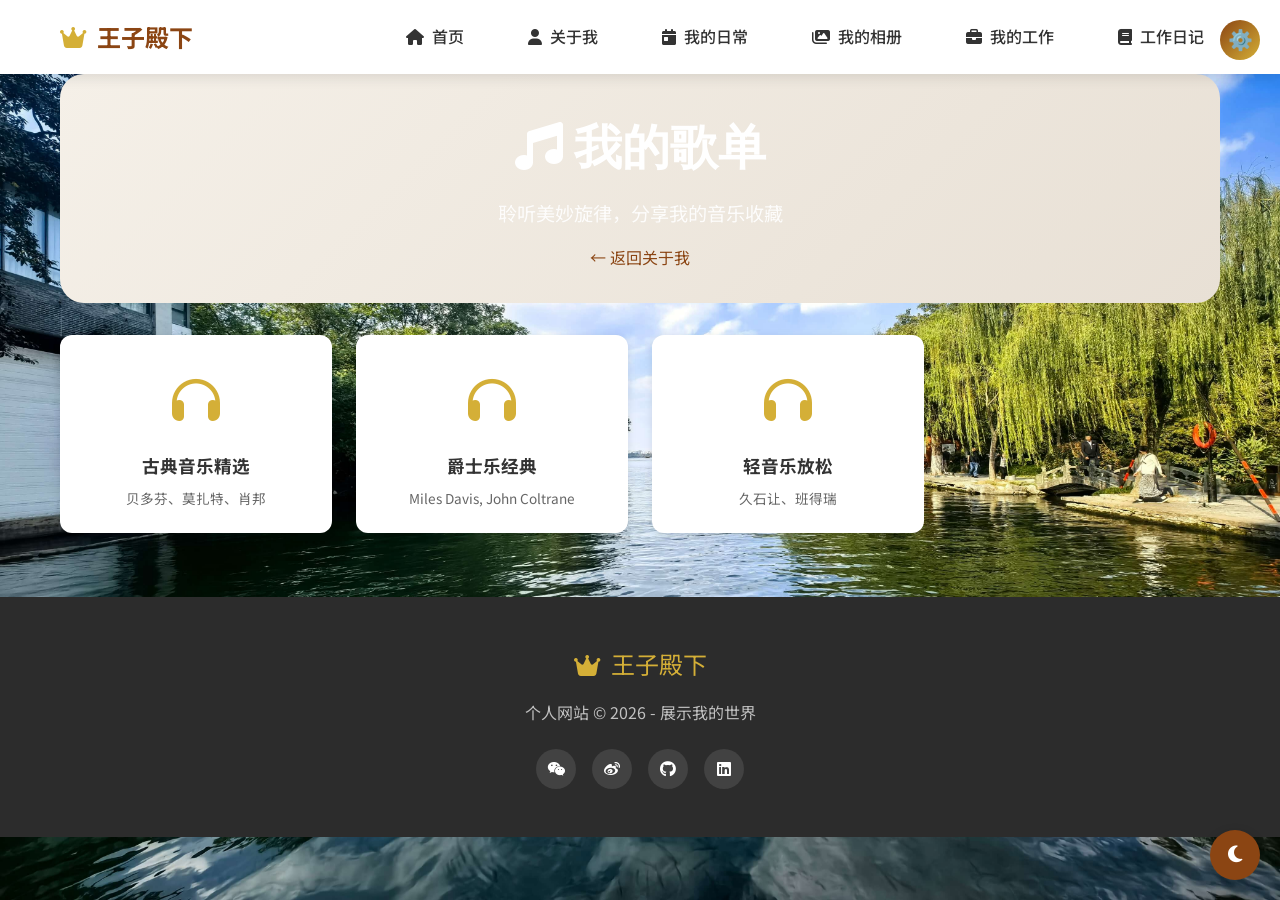
<file: music.html>
<!DOCTYPE html>
<html lang="zh-CN">
<head>
    <meta charset="UTF-8">
    <meta name="viewport" content="width=device-width, initial-scale=1.0">
    <title>音乐 - 王子殿下的个人网站</title>
    <link rel="stylesheet" href="css/style.css">
    <link rel="stylesheet" href="https://cdnjs.cloudflare.com/ajax/libs/font-awesome/6.4.0/css/all.min.css">
    <link href="https://fonts.googleapis.com/css2?family=Noto+Sans+SC:wght@300;400;500;700&family=Playfair+Display:wght@400;700&display=swap" rel="stylesheet">
    <style>
        .gear-btn { position: fixed; top: 20px; right: 20px; width: 40px; height: 40px; background: linear-gradient(135deg, #8B4513, #D4AF37); color: white; border: none; border-radius: 50%; cursor: pointer; font-size: 20px; z-index: 9999; }
        .settings-menu { position: fixed; top: 70px; right: 20px; background: white; border-radius: 8px; box-shadow: 0 5px 20px rgba(0,0,0,0.2); display: none; z-index: 10000; overflow: hidden; min-width: 180px; max-height: 500px; overflow-y: auto; }
        .settings-menu button { width: 100%; padding: 12px 15px; border: none; background: none; text-align: left; cursor: pointer; font-size: 14px; }
        .settings-menu button:hover { background: #f0f0f0; }
        .page-header { text-align: center; padding: 2rem 0; background: linear-gradient(135deg, #f5f0e8, #e8e0d5); border-radius: 24px; margin-bottom: 2rem; }
        .music-list { display: grid; grid-template-columns: repeat(auto-fill, minmax(250px, 1fr)); gap: 1.5rem; margin-top: 1.5rem; }
        .music-card { background: white; border-radius: 12px; overflow: hidden; box-shadow: 0 2px 8px rgba(0,0,0,0.1); transition: all 0.2s; padding: 1.5rem; text-align: center; }
        .music-card:hover { transform: translateY(-3px); box-shadow: 0 4px 15px rgba(0,0,0,0.15); }
        .music-icon { font-size: 3rem; color: #D4AF37; margin-bottom: 1rem; }
        .music-title { font-weight: bold; font-size: 1.1rem; margin-bottom: 0.5rem; }
        .music-artist { color: #666; font-size: 0.85rem; }
    </style>
</head>
<body>
    <nav class="navbar">
        <div class="nav-container">
            <div class="nav-brand"><i class="fas fa-crown"></i><span>王子殿下</span></div>
            <ul class="nav-menu">
                <li><a href="index.html"><i class="fas fa-home"></i> 首页</a></li>
                <li><a href="about.html"><i class="fas fa-user"></i> 关于我</a></li>
                <li><a href="daily.html"><i class="fas fa-calendar-day"></i> 我的日常</a></li>
                <li><a href="gallery.html"><i class="fas fa-images"></i> 我的相册</a></li>
                <li><a href="work.html"><i class="fas fa-briefcase"></i> 我的工作</a></li>
                <li><a href="work-diary.html"><i class="fas fa-book"></i> 工作日记</a></li>
            </ul>
        </div>
    </nav>

    <button class="gear-btn" id="gearBtn">⚙️</button>
    <div class="settings-menu" id="settingsMenu">
        <div style="padding:10px 15px; background:#8B4513; color:white;">🛠️ 开发者模式</div>
        <div style="padding:8px 0;">
            <button id="menuTextEdit"><span style="color:#4CAF50;">📝</span> 文本修改</button>
            <button id="menuBgSettings"><span style="color:#2196F3;">🎨</span> 背景设置</button>
            <button id="menuAvatarSettings"><span style="color:#FF9800;">👤</span> 头像设置</button>
            <button id="menuPhotoManage"><span style="color:#9C27B0;">🖼️</span> 照片管理</button>
            <button id="menuSiteInfo"><span style="color:#FF9800;">🏠</span> 站点信息</button>
            <button id="menuChangePassword"><span style="color:#FF9800;">🔐</span> 修改密码</button>
        </div>
        <div style="border-top:1px solid #eee; padding:8px 0;">
            <button id="menuFullEdit"><span style="color:#4CAF50;">🚀</span> 进入完整编辑模式</button>
        </div>
    </div>

    <div class="container">
        <div class="page-header">
            <h1><i class="fas fa-music"></i> 我的歌单</h1>
            <p>聆听美妙旋律，分享我的音乐收藏</p>
            <a href="about.html" style="display: inline-block; margin-top: 1rem; color: #8B4513; text-decoration: none;">← 返回关于我</a>
        </div>

        <div class="music-list">
            <div class="music-card"><div class="music-icon"><i class="fas fa-headphones"></i></div><div class="music-title">古典音乐精选</div><div class="music-artist">贝多芬、莫扎特、肖邦</div></div>
            <div class="music-card"><div class="music-icon"><i class="fas fa-headphones"></i></div><div class="music-title">爵士乐经典</div><div class="music-artist">Miles Davis, John Coltrane</div></div>
            <div class="music-card"><div class="music-icon"><i class="fas fa-headphones"></i></div><div class="music-title">轻音乐放松</div><div class="music-artist">久石让、班得瑞</div></div>
        </div>
    </div>

    <footer class="footer">
        <div class="footer-content">
            <div class="footer-brand"><i class="fas fa-crown"></i><span>王子殿下</span></div>
            <p class="footer-text">个人网站 © 2026 - 展示我的世界</p>
            <div class="footer-social"><a href="#" class="social-link"><i class="fab fa-weixin"></i></a><a href="#" class="social-link"><i class="fab fa-weibo"></i></a><a href="#" class="social-link"><i class="fab fa-github"></i></a><a href="#" class="social-link"><i class="fab fa-linkedin"></i></a></div>
        </div>
    </footer>

    <script src="js/script.js"></script>
    <script src="js/universal-settings.js"></script>

    <script>
        (function() {
            const PASSWORD_KEY = 'site_password';
            const DEFAULT_PASSWORD = '12345';
            if (!localStorage.getItem(PASSWORD_KEY)) localStorage.setItem(PASSWORD_KEY, DEFAULT_PASSWORD);
            const gearBtn = document.getElementById('gearBtn');
            const menu = document.getElementById('settingsMenu');
            if (gearBtn && menu) {
                gearBtn.onclick = (e) => {
                    e.stopPropagation();
                    const lastAuth = localStorage.getItem('last_auth_time');
                    if (lastAuth && (Date.now() - parseInt(lastAuth)) < 10 * 60 * 1000) { menu.style.display = 'block'; return; }
                    const inputPwd = prompt('🔐 请输入密码：');
                    if (inputPwd === localStorage.getItem(PASSWORD_KEY)) { localStorage.setItem('last_auth_time', Date.now()); menu.style.display = 'block'; }
                    else alert('密码错误！');
                };
            }
            const changePwdBtn = document.getElementById('menuChangePassword');
            if (changePwdBtn) {
                changePwdBtn.onclick = (e) => {
                    e.stopPropagation();
                    const oldPwd = prompt('请输入当前密码：');
                    if (oldPwd !== localStorage.getItem(PASSWORD_KEY)) { alert('当前密码错误！'); return; }
                    const newPwd = prompt('请输入新密码：');
                    if (newPwd && newPwd.length > 0) { localStorage.setItem(PASSWORD_KEY, newPwd); alert('✅ 密码修改成功！'); }
                    else alert('密码不能为空');
                    menu.style.display = 'none';
                };
            }
        })();
    </script>
</body>
</html>
</file>
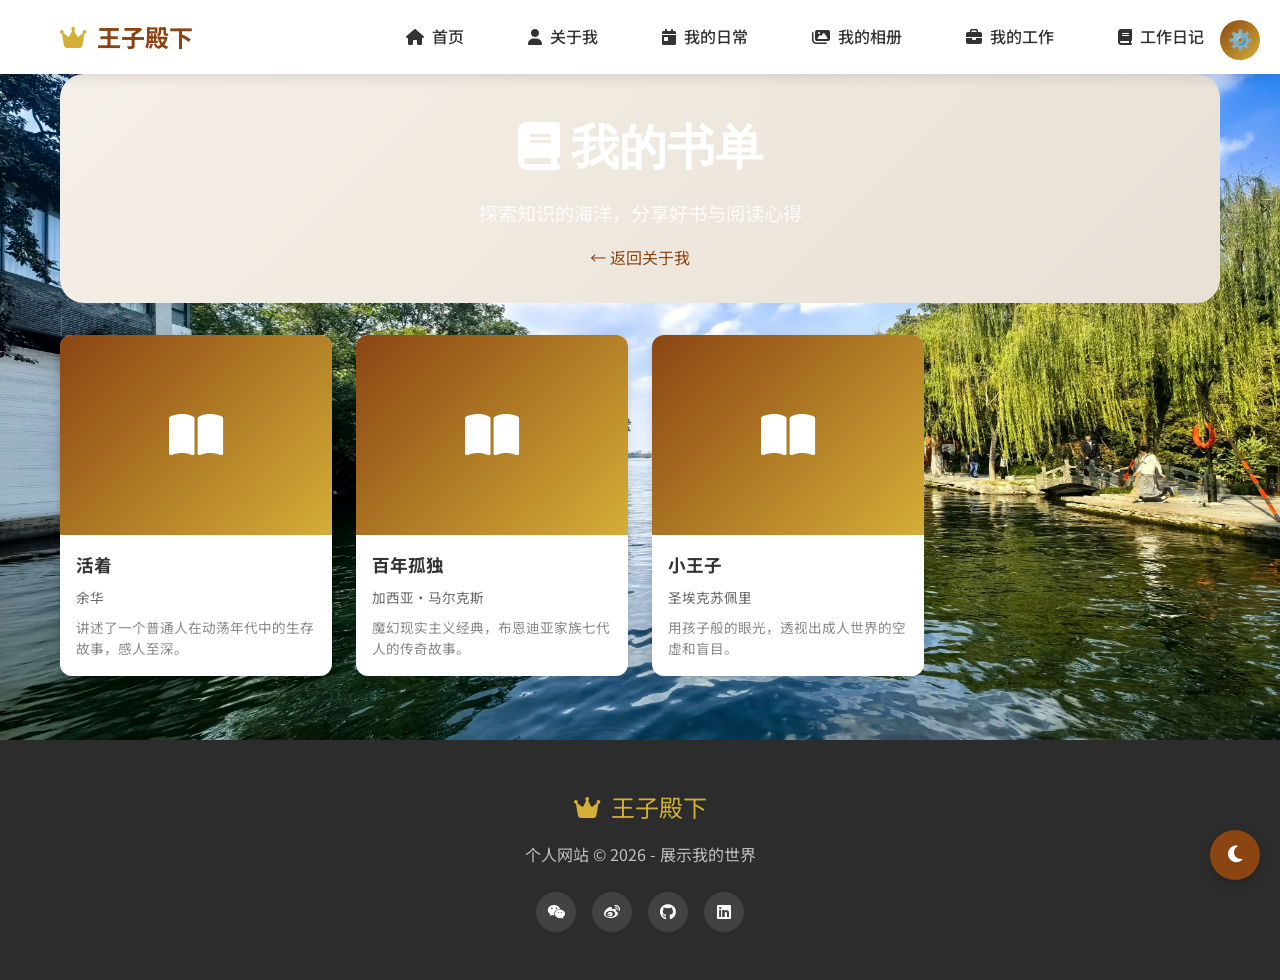
<file: reading.html>
<!DOCTYPE html>
<html lang="zh-CN">
<head>
    <meta charset="UTF-8">
    <meta name="viewport" content="width=device-width, initial-scale=1.0">
    <title>阅读 - 王子殿下的个人网站</title>
    <link rel="stylesheet" href="css/style.css">
    <link rel="stylesheet" href="https://cdnjs.cloudflare.com/ajax/libs/font-awesome/6.4.0/css/all.min.css">
    <link href="https://fonts.googleapis.com/css2?family=Noto+Sans+SC:wght@300;400;500;700&family=Playfair+Display:wght@400;700&display=swap" rel="stylesheet">
    <style>
        .gear-btn { position: fixed; top: 20px; right: 20px; width: 40px; height: 40px; background: linear-gradient(135deg, #8B4513, #D4AF37); color: white; border: none; border-radius: 50%; cursor: pointer; font-size: 20px; z-index: 9999; }
        .settings-menu { position: fixed; top: 70px; right: 20px; background: white; border-radius: 8px; box-shadow: 0 5px 20px rgba(0,0,0,0.2); display: none; z-index: 10000; overflow: hidden; min-width: 180px; max-height: 500px; overflow-y: auto; }
        .settings-menu button { width: 100%; padding: 12px 15px; border: none; background: none; text-align: left; cursor: pointer; font-size: 14px; }
        .settings-menu button:hover { background: #f0f0f0; }
        .page-header { text-align: center; padding: 2rem 0; background: linear-gradient(135deg, #f5f0e8, #e8e0d5); border-radius: 24px; margin-bottom: 2rem; }
        .book-list { display: grid; grid-template-columns: repeat(auto-fill, minmax(250px, 1fr)); gap: 1.5rem; margin-top: 1.5rem; }
        .book-card { background: white; border-radius: 12px; overflow: hidden; box-shadow: 0 2px 8px rgba(0,0,0,0.1); transition: all 0.2s; }
        .book-card:hover { transform: translateY(-3px); box-shadow: 0 4px 15px rgba(0,0,0,0.15); }
        .book-cover { height: 200px; background: linear-gradient(135deg, #8B4513, #D4AF37); display: flex; align-items: center; justify-content: center; font-size: 3rem; color: white; }
        .book-info { padding: 1rem; }
        .book-title { font-weight: bold; font-size: 1.1rem; margin-bottom: 0.5rem; }
        .book-author { color: #666; font-size: 0.85rem; margin-bottom: 0.5rem; }
        .book-desc { font-size: 0.85rem; color: #888; }
    </style>
</head>
<body>
    <nav class="navbar">
        <div class="nav-container">
            <div class="nav-brand"><i class="fas fa-crown"></i><span>王子殿下</span></div>
            <ul class="nav-menu">
                <li><a href="index.html"><i class="fas fa-home"></i> 首页</a></li>
                <li><a href="about.html"><i class="fas fa-user"></i> 关于我</a></li>
                <li><a href="daily.html"><i class="fas fa-calendar-day"></i> 我的日常</a></li>
                <li><a href="gallery.html"><i class="fas fa-images"></i> 我的相册</a></li>
                <li><a href="work.html"><i class="fas fa-briefcase"></i> 我的工作</a></li>
                <li><a href="work-diary.html"><i class="fas fa-book"></i> 工作日记</a></li>
            </ul>
        </div>
    </nav>

    <button class="gear-btn" id="gearBtn">⚙️</button>
    <div class="settings-menu" id="settingsMenu">
        <div style="padding:10px 15px; background:#8B4513; color:white;">🛠️ 开发者模式</div>
        <div style="padding:8px 0;">
            <button id="menuTextEdit"><span style="color:#4CAF50;">📝</span> 文本修改</button>
            <button id="menuBgSettings"><span style="color:#2196F3;">🎨</span> 背景设置</button>
            <button id="menuAvatarSettings"><span style="color:#FF9800;">👤</span> 头像设置</button>
            <button id="menuPhotoManage"><span style="color:#9C27B0;">🖼️</span> 照片管理</button>
            <button id="menuSiteInfo"><span style="color:#FF9800;">🏠</span> 站点信息</button>
            <button id="menuChangePassword"><span style="color:#FF9800;">🔐</span> 修改密码</button>
        </div>
        <div style="border-top:1px solid #eee; padding:8px 0;">
            <button id="menuFullEdit"><span style="color:#4CAF50;">🚀</span> 进入完整编辑模式</button>
        </div>
    </div>

    <div class="container">
        <div class="page-header">
            <h1><i class="fas fa-book"></i> 我的书单</h1>
            <p>探索知识的海洋，分享好书与阅读心得</p>
            <a href="about.html" style="display: inline-block; margin-top: 1rem; color: #8B4513; text-decoration: none;">← 返回关于我</a>
        </div>

        <div class="book-list">
            <div class="book-card"><div class="book-cover"><i class="fas fa-book-open"></i></div><div class="book-info"><div class="book-title">活着</div><div class="book-author">余华</div><div class="book-desc">讲述了一个普通人在动荡年代中的生存故事，感人至深。</div></div></div>
            <div class="book-card"><div class="book-cover"><i class="fas fa-book-open"></i></div><div class="book-info"><div class="book-title">百年孤独</div><div class="book-author">加西亚·马尔克斯</div><div class="book-desc">魔幻现实主义经典，布恩迪亚家族七代人的传奇故事。</div></div></div>
            <div class="book-card"><div class="book-cover"><i class="fas fa-book-open"></i></div><div class="book-info"><div class="book-title">小王子</div><div class="book-author">圣埃克苏佩里</div><div class="book-desc">用孩子般的眼光，透视出成人世界的空虚和盲目。</div></div></div>
        </div>
    </div>

    <footer class="footer">
        <div class="footer-content">
            <div class="footer-brand"><i class="fas fa-crown"></i><span>王子殿下</span></div>
            <p class="footer-text">个人网站 © 2026 - 展示我的世界</p>
            <div class="footer-social"><a href="#" class="social-link"><i class="fab fa-weixin"></i></a><a href="#" class="social-link"><i class="fab fa-weibo"></i></a><a href="#" class="social-link"><i class="fab fa-github"></i></a><a href="#" class="social-link"><i class="fab fa-linkedin"></i></a></div>
        </div>
    </footer>

    <script src="js/script.js"></script>
    <script src="js/universal-settings.js"></script>

    <script>
        (function() {
            const PASSWORD_KEY = 'site_password';
            const DEFAULT_PASSWORD = '12345';
            if (!localStorage.getItem(PASSWORD_KEY)) localStorage.setItem(PASSWORD_KEY, DEFAULT_PASSWORD);
            const gearBtn = document.getElementById('gearBtn');
            const menu = document.getElementById('settingsMenu');
            if (gearBtn && menu) {
                gearBtn.onclick = (e) => {
                    e.stopPropagation();
                    const lastAuth = localStorage.getItem('last_auth_time');
                    if (lastAuth && (Date.now() - parseInt(lastAuth)) < 10 * 60 * 1000) { menu.style.display = 'block'; return; }
                    const inputPwd = prompt('🔐 请输入密码：');
                    if (inputPwd === localStorage.getItem(PASSWORD_KEY)) { localStorage.setItem('last_auth_time', Date.now()); menu.style.display = 'block'; }
                    else alert('密码错误！');
                };
            }
            const changePwdBtn = document.getElementById('menuChangePassword');
            if (changePwdBtn) {
                changePwdBtn.onclick = (e) => {
                    e.stopPropagation();
                    const oldPwd = prompt('请输入当前密码：');
                    if (oldPwd !== localStorage.getItem(PASSWORD_KEY)) { alert('当前密码错误！'); return; }
                    const newPwd = prompt('请输入新密码：');
                    if (newPwd && newPwd.length > 0) { localStorage.setItem(PASSWORD_KEY, newPwd); alert('✅ 密码修改成功！'); }
                    else alert('密码不能为空');
                    menu.style.display = 'none';
                };
            }
        })();
    </script>
</body>
</html>
</file>
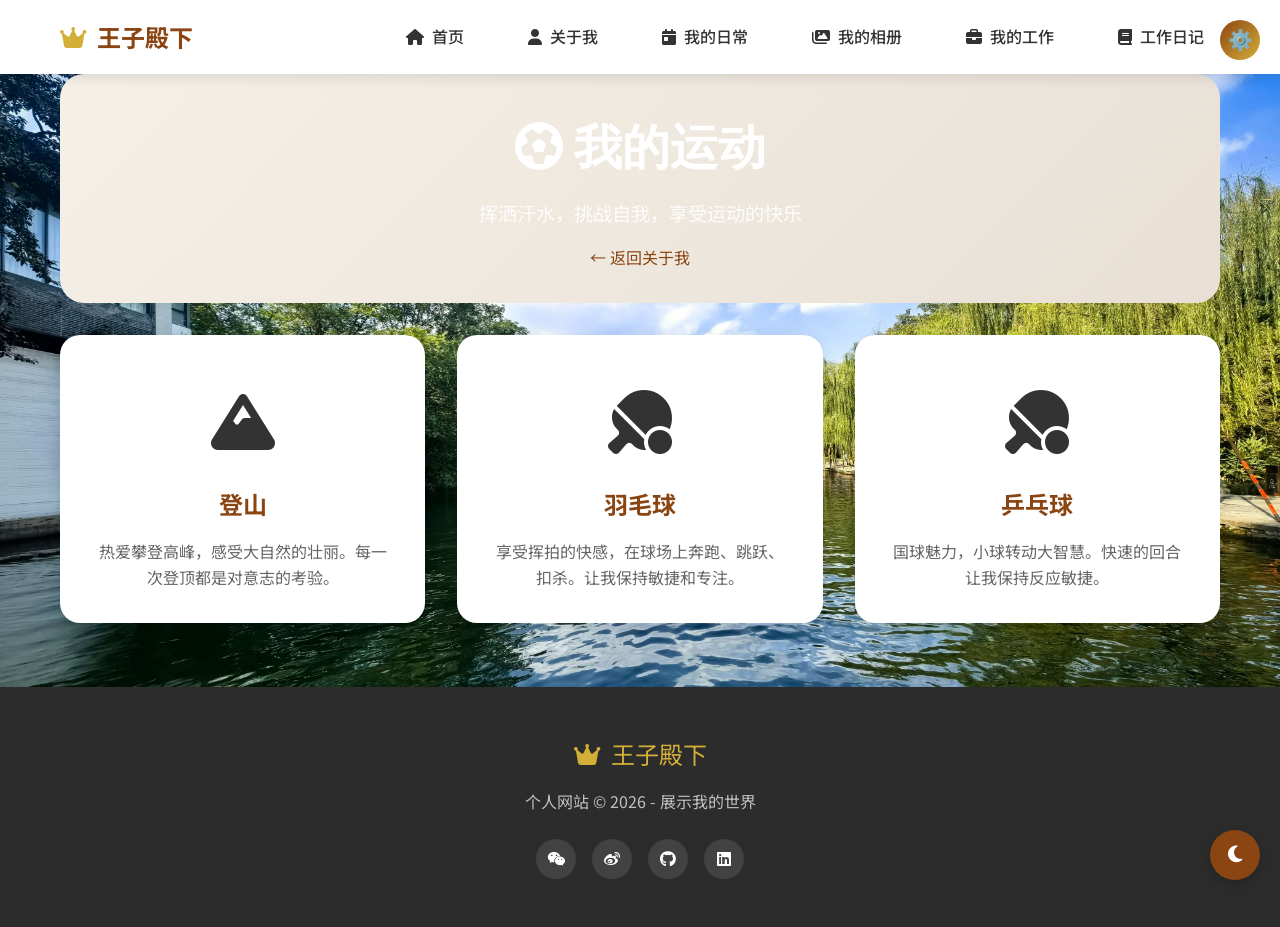
<file: sports.html>
<!DOCTYPE html>
<html lang="zh-CN">
<head>
    <meta charset="UTF-8">
    <meta name="viewport" content="width=device-width, initial-scale=1.0">
    <title>运动 - 王子殿下的个人网站</title>
    <link rel="stylesheet" href="css/style.css">
    <link rel="stylesheet" href="https://cdnjs.cloudflare.com/ajax/libs/font-awesome/6.4.0/css/all.min.css">
    <link href="https://fonts.googleapis.com/css2?family=Noto+Sans+SC:wght@300;400;500;700&family=Playfair+Display:wght@400;700&display=swap" rel="stylesheet">
    <style>
        .gear-btn { position: fixed; top: 20px; right: 20px; width: 40px; height: 40px; background: linear-gradient(135deg, #8B4513, #D4AF37); color: white; border: none; border-radius: 50%; cursor: pointer; font-size: 20px; z-index: 9999; }
        .settings-menu { position: fixed; top: 70px; right: 20px; background: white; border-radius: 8px; box-shadow: 0 5px 20px rgba(0,0,0,0.2); display: none; z-index: 10000; overflow: hidden; min-width: 180px; max-height: 500px; overflow-y: auto; }
        .settings-menu button { width: 100%; padding: 12px 15px; border: none; background: none; text-align: left; cursor: pointer; font-size: 14px; }
        .settings-menu button:hover { background: #f0f0f0; }
        .page-header { text-align: center; padding: 2rem 0; background: linear-gradient(135deg, #f5f0e8, #e8e0d5); border-radius: 24px; margin-bottom: 2rem; }
        .sports-grid { display: grid; grid-template-columns: repeat(auto-fit, minmax(280px, 1fr)); gap: 2rem; margin: 2rem 0; }
        .sport-card { background: white; border-radius: 20px; overflow: hidden; box-shadow: 0 4px 15px rgba(0,0,0,0.1); transition: all 0.3s ease; text-align: center; padding: 2rem; }
        .sport-card:hover { transform: translateY(-5px); box-shadow: 0 8px 25px rgba(0,0,0,0.15); }
        .sport-icon { font-size: 4rem; margin-bottom: 1rem; }
        .sport-title { font-size: 1.5rem; font-weight: bold; color: #8B4513; margin-bottom: 1rem; }
        .sport-desc { color: #666; line-height: 1.6; }
    </style>
</head>
<body>
    <nav class="navbar">
        <div class="nav-container">
            <div class="nav-brand"><i class="fas fa-crown"></i><span>王子殿下</span></div>
            <ul class="nav-menu">
                <li><a href="index.html"><i class="fas fa-home"></i> 首页</a></li>
                <li><a href="about.html"><i class="fas fa-user"></i> 关于我</a></li>
                <li><a href="daily.html"><i class="fas fa-calendar-day"></i> 我的日常</a></li>
                <li><a href="gallery.html"><i class="fas fa-images"></i> 我的相册</a></li>
                <li><a href="work.html"><i class="fas fa-briefcase"></i> 我的工作</a></li>
                <li><a href="work-diary.html"><i class="fas fa-book"></i> 工作日记</a></li>
            </ul>
        </div>
    </nav>

    <button class="gear-btn" id="gearBtn">⚙️</button>
    <div class="settings-menu" id="settingsMenu">
        <div style="padding:10px 15px; background:#8B4513; color:white;">🛠️ 开发者模式</div>
        <div style="padding:8px 0;">
            <button id="menuTextEdit"><span style="color:#4CAF50;">📝</span> 文本修改</button>
            <button id="menuBgSettings"><span style="color:#2196F3;">🎨</span> 背景设置</button>
            <button id="menuAvatarSettings"><span style="color:#FF9800;">👤</span> 头像设置</button>
            <button id="menuPhotoManage"><span style="color:#9C27B0;">🖼️</span> 照片管理</button>
            <button id="menuSiteInfo"><span style="color:#FF9800;">🏠</span> 站点信息</button>
            <button id="menuChangePassword"><span style="color:#FF9800;">🔐</span> 修改密码</button>
        </div>
        <div style="border-top:1px solid #eee; padding:8px 0;">
            <button id="menuFullEdit"><span style="color:#4CAF50;">🚀</span> 进入完整编辑模式</button>
        </div>
    </div>

    <div class="container">
        <div class="page-header">
            <h1><i class="fas fa-futbol"></i> 我的运动</h1>
            <p>挥洒汗水，挑战自我，享受运动的快乐</p>
            <a href="about.html" style="display: inline-block; margin-top: 1rem; color: #8B4513; text-decoration: none;">← 返回关于我</a>
        </div>

        <div class="sports-grid">
            <div class="sport-card"><div class="sport-icon"><i class="fas fa-mountain"></i></div><div class="sport-title">登山</div><div class="sport-desc">热爱攀登高峰，感受大自然的壮丽。每一次登顶都是对意志的考验。</div></div>
            <div class="sport-card"><div class="sport-icon"><i class="fas fa-table-tennis"></i></div><div class="sport-title">羽毛球</div><div class="sport-desc">享受挥拍的快感，在球场上奔跑、跳跃、扣杀。让我保持敏捷和专注。</div></div>
            <div class="sport-card"><div class="sport-icon"><i class="fas fa-table-tennis"></i></div><div class="sport-title">乒乓球</div><div class="sport-desc">国球魅力，小球转动大智慧。快速的回合让我保持反应敏捷。</div></div>
        </div>
    </div>

    <footer class="footer">
        <div class="footer-content">
            <div class="footer-brand"><i class="fas fa-crown"></i><span>王子殿下</span></div>
            <p class="footer-text">个人网站 © 2026 - 展示我的世界</p>
            <div class="footer-social"><a href="#" class="social-link"><i class="fab fa-weixin"></i></a><a href="#" class="social-link"><i class="fab fa-weibo"></i></a><a href="#" class="social-link"><i class="fab fa-github"></i></a><a href="#" class="social-link"><i class="fab fa-linkedin"></i></a></div>
        </div>
    </footer>

    <script src="js/script.js"></script>
    <script src="js/universal-settings.js"></script>

    <script>
        (function() {
            const PASSWORD_KEY = 'site_password';
            const DEFAULT_PASSWORD = '12345';
            if (!localStorage.getItem(PASSWORD_KEY)) localStorage.setItem(PASSWORD_KEY, DEFAULT_PASSWORD);
            const gearBtn = document.getElementById('gearBtn');
            const menu = document.getElementById('settingsMenu');
            if (gearBtn && menu) {
                gearBtn.onclick = (e) => {
                    e.stopPropagation();
                    const lastAuth = localStorage.getItem('last_auth_time');
                    if (lastAuth && (Date.now() - parseInt(lastAuth)) < 10 * 60 * 1000) { menu.style.display = 'block'; return; }
                    const inputPwd = prompt('🔐 请输入密码：');
                    if (inputPwd === localStorage.getItem(PASSWORD_KEY)) { localStorage.setItem('last_auth_time', Date.now()); menu.style.display = 'block'; }
                    else alert('密码错误！');
                };
            }
            const changePwdBtn = document.getElementById('menuChangePassword');
            if (changePwdBtn) {
                changePwdBtn.onclick = (e) => {
                    e.stopPropagation();
                    const oldPwd = prompt('请输入当前密码：');
                    if (oldPwd !== localStorage.getItem(PASSWORD_KEY)) { alert('当前密码错误！'); return; }
                    const newPwd = prompt('请输入新密码：');
                    if (newPwd && newPwd.length > 0) { localStorage.setItem(PASSWORD_KEY, newPwd); alert('✅ 密码修改成功！'); }
                    else alert('密码不能为空');
                    menu.style.display = 'none';
                };
            }
        })();
    </script>
</body>
</html>
</file>
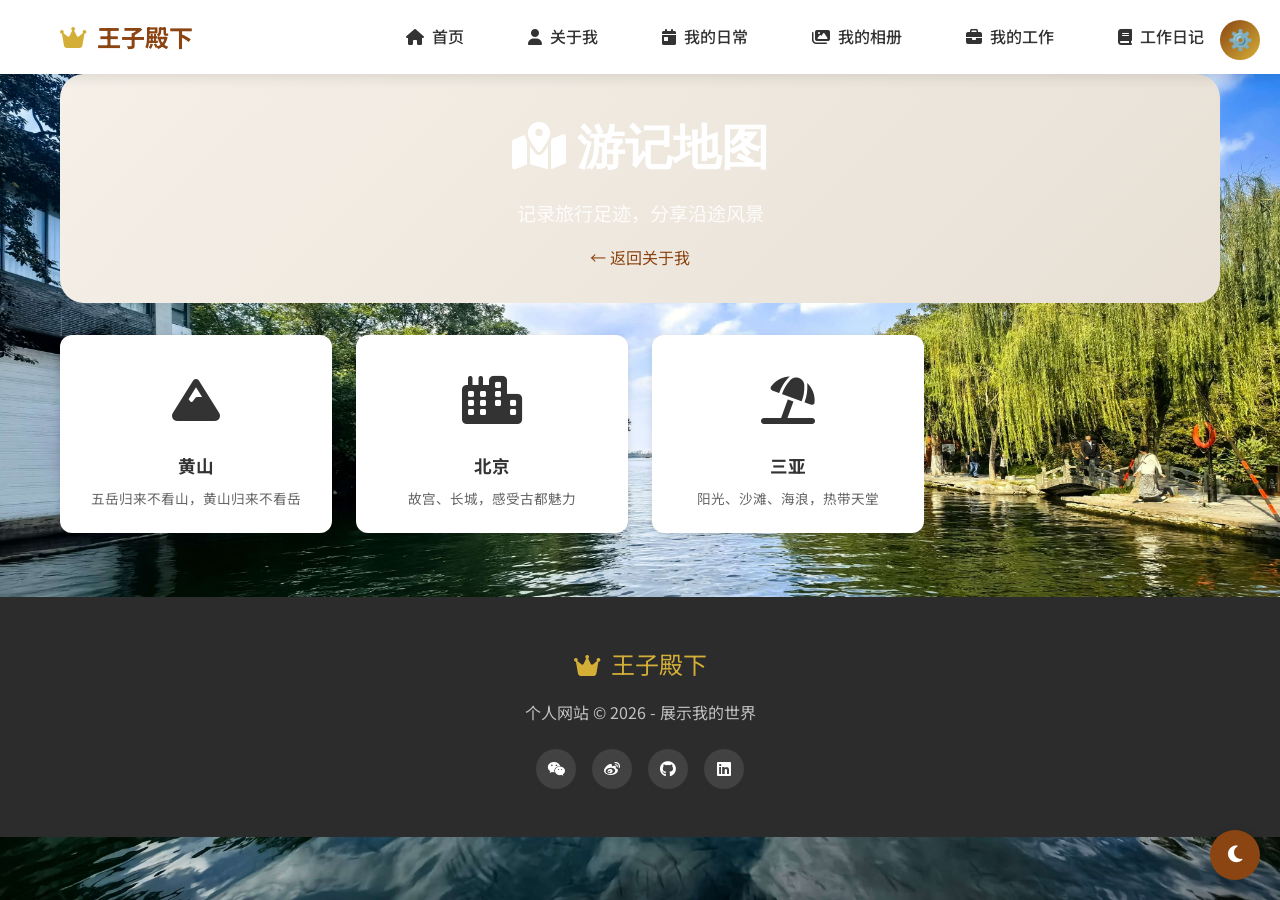
<file: travel.html>
<!DOCTYPE html>
<html lang="zh-CN">
<head>
    <meta charset="UTF-8">
    <meta name="viewport" content="width=device-width, initial-scale=1.0">
    <title>旅游 - 王子殿下的个人网站</title>
    <link rel="stylesheet" href="css/style.css">
    <link rel="stylesheet" href="https://cdnjs.cloudflare.com/ajax/libs/font-awesome/6.4.0/css/all.min.css">
    <link href="https://fonts.googleapis.com/css2?family=Noto+Sans+SC:wght@300;400;500;700&family=Playfair+Display:wght@400;700&display=swap" rel="stylesheet">
    <style>
        .gear-btn { position: fixed; top: 20px; right: 20px; width: 40px; height: 40px; background: linear-gradient(135deg, #8B4513, #D4AF37); color: white; border: none; border-radius: 50%; cursor: pointer; font-size: 20px; z-index: 9999; }
        .settings-menu { position: fixed; top: 70px; right: 20px; background: white; border-radius: 8px; box-shadow: 0 5px 20px rgba(0,0,0,0.2); display: none; z-index: 10000; overflow: hidden; min-width: 180px; max-height: 500px; overflow-y: auto; }
        .settings-menu button { width: 100%; padding: 12px 15px; border: none; background: none; text-align: left; cursor: pointer; font-size: 14px; }
        .settings-menu button:hover { background: #f0f0f0; }
        .page-header { text-align: center; padding: 2rem 0; background: linear-gradient(135deg, #f5f0e8, #e8e0d5); border-radius: 24px; margin-bottom: 2rem; }
        .travel-list { display: grid; grid-template-columns: repeat(auto-fill, minmax(250px, 1fr)); gap: 1.5rem; margin-top: 1.5rem; }
        .travel-card { background: white; border-radius: 12px; overflow: hidden; box-shadow: 0 2px 8px rgba(0,0,0,0.1); transition: all 0.2s; padding: 1.5rem; text-align: center; }
        .travel-card:hover { transform: translateY(-3px); box-shadow: 0 4px 15px rgba(0,0,0,0.15); }
        .travel-icon { font-size: 3rem; margin-bottom: 1rem; }
        .travel-title { font-weight: bold; font-size: 1.1rem; margin-bottom: 0.5rem; }
        .travel-desc { color: #666; font-size: 0.85rem; }
    </style>
</head>
<body>
    <nav class="navbar">
        <div class="nav-container">
            <div class="nav-brand"><i class="fas fa-crown"></i><span>王子殿下</span></div>
            <ul class="nav-menu">
                <li><a href="index.html"><i class="fas fa-home"></i> 首页</a></li>
                <li><a href="about.html"><i class="fas fa-user"></i> 关于我</a></li>
                <li><a href="daily.html"><i class="fas fa-calendar-day"></i> 我的日常</a></li>
                <li><a href="gallery.html"><i class="fas fa-images"></i> 我的相册</a></li>
                <li><a href="work.html"><i class="fas fa-briefcase"></i> 我的工作</a></li>
                <li><a href="work-diary.html"><i class="fas fa-book"></i> 工作日记</a></li>
            </ul>
        </div>
    </nav>

    <button class="gear-btn" id="gearBtn">⚙️</button>
    <div class="settings-menu" id="settingsMenu">
        <div style="padding:10px 15px; background:#8B4513; color:white;">🛠️ 开发者模式</div>
        <div style="padding:8px 0;">
            <button id="menuTextEdit"><span style="color:#4CAF50;">📝</span> 文本修改</button>
            <button id="menuBgSettings"><span style="color:#2196F3;">🎨</span> 背景设置</button>
            <button id="menuAvatarSettings"><span style="color:#FF9800;">👤</span> 头像设置</button>
            <button id="menuPhotoManage"><span style="color:#9C27B0;">🖼️</span> 照片管理</button>
            <button id="menuSiteInfo"><span style="color:#FF9800;">🏠</span> 站点信息</button>
            <button id="menuChangePassword"><span style="color:#FF9800;">🔐</span> 修改密码</button>
        </div>
        <div style="border-top:1px solid #eee; padding:8px 0;">
            <button id="menuFullEdit"><span style="color:#4CAF50;">🚀</span> 进入完整编辑模式</button>
        </div>
    </div>

    <div class="container">
        <div class="page-header">
            <h1><i class="fas fa-map-marked-alt"></i> 游记地图</h1>
            <p>记录旅行足迹，分享沿途风景</p>
            <a href="about.html" style="display: inline-block; margin-top: 1rem; color: #8B4513; text-decoration: none;">← 返回关于我</a>
        </div>

        <div class="travel-list">
            <div class="travel-card"><div class="travel-icon"><i class="fas fa-mountain"></i></div><div class="travel-title">黄山</div><div class="travel-desc">五岳归来不看山，黄山归来不看岳</div></div>
            <div class="travel-card"><div class="travel-icon"><i class="fas fa-city"></i></div><div class="travel-title">北京</div><div class="travel-desc">故宫、长城，感受古都魅力</div></div>
            <div class="travel-card"><div class="travel-icon"><i class="fas fa-umbrella-beach"></i></div><div class="travel-title">三亚</div><div class="travel-desc">阳光、沙滩、海浪，热带天堂</div></div>
        </div>
    </div>

    <footer class="footer">
        <div class="footer-content">
            <div class="footer-brand"><i class="fas fa-crown"></i><span>王子殿下</span></div>
            <p class="footer-text">个人网站 © 2026 - 展示我的世界</p>
            <div class="footer-social"><a href="#" class="social-link"><i class="fab fa-weixin"></i></a><a href="#" class="social-link"><i class="fab fa-weibo"></i></a><a href="#" class="social-link"><i class="fab fa-github"></i></a><a href="#" class="social-link"><i class="fab fa-linkedin"></i></a></div>
        </div>
    </footer>

    <script src="js/script.js"></script>
    <script src="js/universal-settings.js"></script>

    <script>
        (function() {
            const PASSWORD_KEY = 'site_password';
            const DEFAULT_PASSWORD = '12345';
            if (!localStorage.getItem(PASSWORD_KEY)) localStorage.setItem(PASSWORD_KEY, DEFAULT_PASSWORD);
            const gearBtn = document.getElementById('gearBtn');
            const menu = document.getElementById('settingsMenu');
            if (gearBtn && menu) {
                gearBtn.onclick = (e) => {
                    e.stopPropagation();
                    const lastAuth = localStorage.getItem('last_auth_time');
                    if (lastAuth && (Date.now() - parseInt(lastAuth)) < 10 * 60 * 1000) { menu.style.display = 'block'; return; }
                    const inputPwd = prompt('🔐 请输入密码：');
                    if (inputPwd === localStorage.getItem(PASSWORD_KEY)) { localStorage.setItem('last_auth_time', Date.now()); menu.style.display = 'block'; }
                    else alert('密码错误！');
                };
            }
            const changePwdBtn = document.getElementById('menuChangePassword');
            if (changePwdBtn) {
                changePwdBtn.onclick = (e) => {
                    e.stopPropagation();
                    const oldPwd = prompt('请输入当前密码：');
                    if (oldPwd !== localStorage.getItem(PASSWORD_KEY)) { alert('当前密码错误！'); return; }
                    const newPwd = prompt('请输入新密码：');
                    if (newPwd && newPwd.length > 0) { localStorage.setItem(PASSWORD_KEY, newPwd); alert('✅ 密码修改成功！'); }
                    else alert('密码不能为空');
                    menu.style.display = 'none';
                };
            }
        })();
    </script>
</body>
</html>
</file>
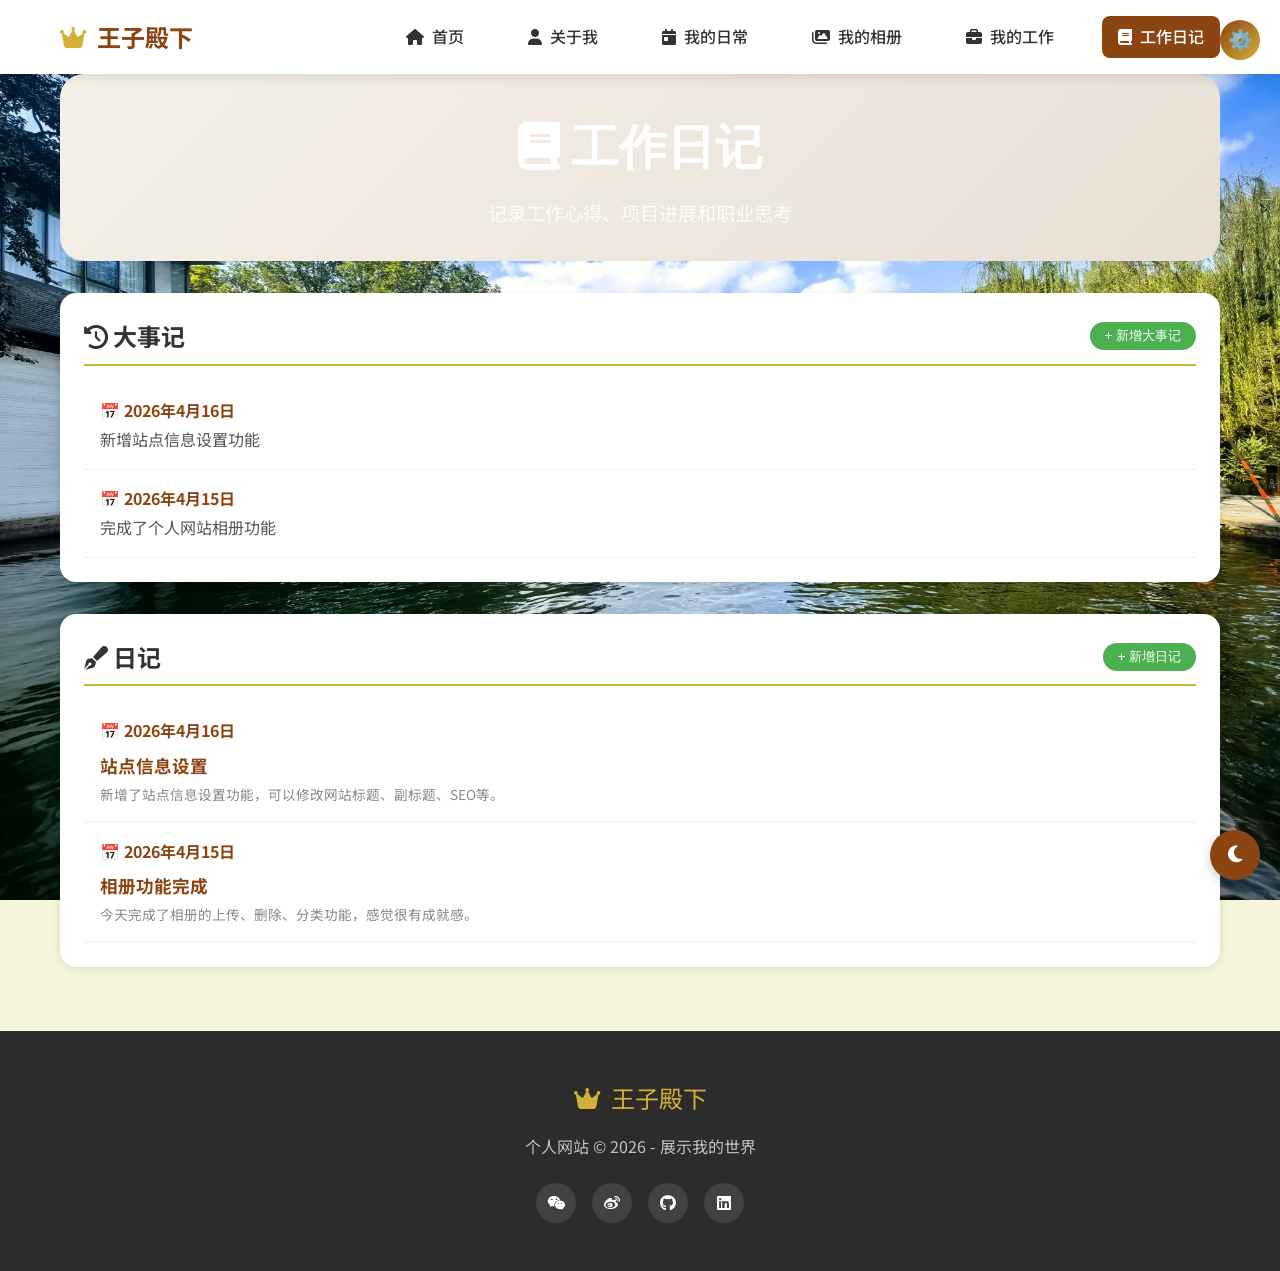
<file: work-diary.html>
<!DOCTYPE html>
<html lang="zh-CN">
<head>
    <meta charset="UTF-8">
    <meta name="viewport" content="width=device-width, initial-scale=1.0">
    <title>工作日记 - 王子殿下的个人网站</title>
    <link rel="stylesheet" href="css/style.css">
    <link rel="stylesheet" href="https://cdnjs.cloudflare.com/ajax/libs/font-awesome/6.4.0/css/all.min.css">
    <link href="https://fonts.googleapis.com/css2?family=Noto+Sans+SC:wght@300;400;500;700&family=Playfair+Display:wght@400;700&display=swap" rel="stylesheet">
    <style>
        .gear-btn { position: fixed; top: 20px; right: 20px; width: 40px; height: 40px; background: linear-gradient(135deg, #8B4513, #D4AF37); color: white; border: none; border-radius: 50%; cursor: pointer; font-size: 20px; z-index: 9999; }
        .settings-menu { position: fixed; top: 70px; right: 20px; background: white; border-radius: 8px; box-shadow: 0 5px 20px rgba(0,0,0,0.2); display: none; z-index: 10000; overflow: hidden; min-width: 180px; max-height: 500px; overflow-y: auto; }
        .settings-menu button { width: 100%; padding: 12px 15px; border: none; background: none; text-align: left; cursor: pointer; font-size: 14px; }
        .settings-menu button:hover { background: #f0f0f0; }
        .page-header { text-align: center; padding: 2rem 0; background: linear-gradient(135deg, #f5f0e8, #e8e0d5); border-radius: 24px; margin-bottom: 2rem; }
        .section-card { background: white; border-radius: 16px; padding: 1.5rem; margin-bottom: 2rem; box-shadow: 0 2px 8px rgba(0,0,0,0.1); }
        .section-title { display: flex; justify-content: space-between; align-items: center; margin-bottom: 1rem; padding-bottom: 0.5rem; border-bottom: 2px solid #D4AF37; }
        .add-btn { background: #4CAF50; color: white; border: none; border-radius: 20px; padding: 5px 15px; cursor: pointer; }
        .timeline-item, .diary-item { padding: 1rem; border-bottom: 1px solid #eee; cursor: pointer; transition: background 0.2s; }
        .timeline-item:hover, .diary-item:hover { background: #f9f9f9; }
        .timeline-date { font-weight: bold; color: #8B4513; margin-bottom: 0.25rem; }
        .timeline-content { color: #555; }
        .diary-date { font-weight: bold; color: #8B4513; }
        .diary-title { font-size: 1.1rem; font-weight: bold; margin: 0.25rem 0; }
        .diary-preview { color: #888; font-size: 0.85rem; }
        .empty-msg { text-align: center; padding: 2rem; color: #999; }
        .delete-item { float: right; color: #f44336; cursor: pointer; opacity: 0; transition: opacity 0.2s; }
        .timeline-item:hover .delete-item, .diary-item:hover .delete-item { opacity: 1; }
        .modal-overlay { position: fixed; top: 0; left: 0; width: 100%; height: 100%; background: rgba(0,0,0,0.5); z-index: 10000; display: flex; align-items: center; justify-content: center; }
        .modal-content { background: white; border-radius: 12px; padding: 20px; min-width: 400px; max-width: 500px; }
        .modal-content input, .modal-content textarea { width: 100%; padding: 8px; margin-bottom: 15px; border: 2px solid #ddd; border-radius: 8px; }
        .modal-buttons { display: flex; gap: 10px; justify-content: flex-end; }
        .modal-buttons button { padding: 8px 16px; border: none; border-radius: 8px; cursor: pointer; }
        .btn-save { background: #4CAF50; color: white; }
        .btn-cancel { background: #ccc; }
    </style>
</head>
<body>
    <nav class="navbar">
        <div class="nav-container">
            <div class="nav-brand"><i class="fas fa-crown"></i><span>王子殿下</span></div>
            <ul class="nav-menu">
                <li><a href="index.html"><i class="fas fa-home"></i> 首页</a></li>
                <li><a href="about.html"><i class="fas fa-user"></i> 关于我</a></li>
                <li><a href="daily.html"><i class="fas fa-calendar-day"></i> 我的日常</a></li>
                <li><a href="gallery.html"><i class="fas fa-images"></i> 我的相册</a></li>
                <li><a href="work.html"><i class="fas fa-briefcase"></i> 我的工作</a></li>
                <li><a href="work-diary.html" class="active"><i class="fas fa-book"></i> 工作日记</a></li>
            </ul>
        </div>
    </nav>

    <button class="gear-btn" id="gearBtn">⚙️</button>
    <div class="settings-menu" id="settingsMenu">
        <div style="padding:10px 15px; background:#8B4513; color:white;">🛠️ 开发者模式</div>
        <div style="padding:8px 0;">
            <button id="menuTextEdit"><span style="color:#4CAF50;">📝</span> 文本修改</button>
            <button id="menuBgSettings"><span style="color:#2196F3;">🎨</span> 背景设置</button>
            <button id="menuAvatarSettings"><span style="color:#FF9800;">👤</span> 头像设置</button>
            <button id="menuPhotoManage"><span style="color:#9C27B0;">🖼️</span> 照片管理</button>
            <button id="menuSiteInfo"><span style="color:#FF9800;">🏠</span> 站点信息</button>
            <button id="menuChangePassword"><span style="color:#FF9800;">🔐</span> 修改密码</button>
        </div>
        <div style="border-top:1px solid #eee; padding:8px 0;">
            <button id="menuFullEdit"><span style="color:#4CAF50;">🚀</span> 进入完整编辑模式</button>
        </div>
    </div>

    <div class="container">
        <div class="page-header">
            <h1><i class="fas fa-book"></i> 工作日记</h1>
            <p>记录工作心得、项目进展和职业思考</p>
        </div>

        <div class="section-card">
            <div class="section-title">
                <h2><i class="fas fa-history"></i> 大事记</h2>
                <button class="add-btn" id="addTimelineBtn">+ 新增大事记</button>
            </div>
            <div id="timelineList"></div>
        </div>

        <div class="section-card">
            <div class="section-title">
                <h2><i class="fas fa-pen-fancy"></i> 日记</h2>
                <button class="add-btn" id="addDiaryBtn">+ 新增日记</button>
            </div>
            <div id="diaryList"></div>
        </div>
    </div>

    <footer class="footer">
        <div class="footer-content">
            <div class="footer-brand"><i class="fas fa-crown"></i><span>王子殿下</span></div>
            <p class="footer-text">个人网站 © 2026 - 展示我的世界</p>
            <div class="footer-social"><a href="#" class="social-link"><i class="fab fa-weixin"></i></a><a href="#" class="social-link"><i class="fab fa-weibo"></i></a><a href="#" class="social-link"><i class="fab fa-github"></i></a><a href="#" class="social-link"><i class="fab fa-linkedin"></i></a></div>
        </div>
    </footer>

    <script src="js/script.js"></script>
    <script src="js/universal-settings.js"></script>

    <script>
        (function() {
            const PASSWORD_KEY = 'site_password';
            const DEFAULT_PASSWORD = '12345';
            if (!localStorage.getItem(PASSWORD_KEY)) localStorage.setItem(PASSWORD_KEY, DEFAULT_PASSWORD);
            const gearBtn = document.getElementById('gearBtn');
            const menu = document.getElementById('settingsMenu');
            if (gearBtn && menu) {
                gearBtn.onclick = (e) => {
                    e.stopPropagation();
                    const lastAuth = localStorage.getItem('last_auth_time');
                    if (lastAuth && (Date.now() - parseInt(lastAuth)) < 10 * 60 * 1000) { menu.style.display = 'block'; return; }
                    const inputPwd = prompt('🔐 请输入密码：');
                    if (inputPwd === localStorage.getItem(PASSWORD_KEY)) { localStorage.setItem('last_auth_time', Date.now()); menu.style.display = 'block'; }
                    else alert('密码错误！');
                };
            }
            const changePwdBtn = document.getElementById('menuChangePassword');
            if (changePwdBtn) {
                changePwdBtn.onclick = (e) => {
                    e.stopPropagation();
                    const oldPwd = prompt('请输入当前密码：');
                    if (oldPwd !== localStorage.getItem(PASSWORD_KEY)) { alert('当前密码错误！'); return; }
                    const newPwd = prompt('请输入新密码：');
                    if (newPwd && newPwd.length > 0) { localStorage.setItem(PASSWORD_KEY, newPwd); alert('✅ 密码修改成功！'); }
                    else alert('密码不能为空');
                    menu.style.display = 'none';
                };
            }
        })();
    </script>

    <script>
        const TIMELINE_KEY = 'prince_timeline';
        const DIARY_KEY = 'prince_diaries';
        
        let timelines = [];
        let diaries = [];
        
        function loadData() {
            const savedTimeline = localStorage.getItem(TIMELINE_KEY);
            if (savedTimeline) timelines = JSON.parse(savedTimeline);
            else timelines = [
                { id: Date.now(), date: '2026年4月15日', content: '完成了个人网站相册功能' },
                { id: Date.now()+1, date: '2026年4月16日', content: '新增站点信息设置功能' }
            ];
            
            const savedDiary = localStorage.getItem(DIARY_KEY);
            if (savedDiary) diaries = JSON.parse(savedDiary);
            else diaries = [
                { id: Date.now()+2, date: '2026年4月15日', title: '相册功能完成', content: '今天完成了相册的上传、删除、分类功能，感觉很有成就感。' },
                { id: Date.now()+3, date: '2026年4月16日', title: '站点信息设置', content: '新增了站点信息设置功能，可以修改网站标题、副标题、SEO等。' }
            ];
            
            renderTimeline();
            renderDiary();
        }
        
        function saveTimeline() { localStorage.setItem(TIMELINE_KEY, JSON.stringify(timelines)); renderTimeline(); }
        function saveDiary() { localStorage.setItem(DIARY_KEY, JSON.stringify(diaries)); renderDiary(); }
        
        function renderTimeline() {
            const container = document.getElementById('timelineList');
            if (!container) return;
            if (timelines.length === 0) {
                container.innerHTML = '<div class="empty-msg">暂无大事记，点击"新增大事记"添加</div>';
                return;
            }
            timelines.sort((a, b) => b.id - a.id);
            container.innerHTML = timelines.map(item => `
                <div class="timeline-item" data-id="${item.id}">
                    <span class="delete-item" data-id="${item.id}" data-type="timeline">🗑️</span>
                    <div class="timeline-date">📅 ${item.date}</div>
                    <div class="timeline-content">${item.content}</div>
                </div>
            `).join('');
            
            document.querySelectorAll('.delete-item[data-type="timeline"]').forEach(btn => {
                btn.onclick = (e) => { e.stopPropagation(); deleteTimeline(parseInt(btn.dataset.id)); };
            });
        }
        
        function renderDiary() {
            const container = document.getElementById('diaryList');
            if (!container) return;
            if (diaries.length === 0) {
                container.innerHTML = '<div class="empty-msg">暂无日记，点击"新增日记"添加</div>';
                return;
            }
            diaries.sort((a, b) => b.id - a.id);
            container.innerHTML = diaries.map(item => `
                <div class="diary-item" data-id="${item.id}">
                    <span class="delete-item" data-id="${item.id}" data-type="diary">🗑️</span>
                    <div class="diary-date">📅 ${item.date}</div>
                    <div class="diary-title">${item.title}</div>
                    <div class="diary-preview">${item.content.substring(0, 80)}${item.content.length > 80 ? '...' : ''}</div>
                </div>
            `).join('');
            
            document.querySelectorAll('.delete-item[data-type="diary"]').forEach(btn => {
                btn.onclick = (e) => { e.stopPropagation(); deleteDiary(parseInt(btn.dataset.id)); };
            });
            
            document.querySelectorAll('.diary-item').forEach(el => {
                const id = parseInt(el.dataset.id);
                el.onclick = () => { window.location.href = `diary-detail.html?id=${id}`; };
            });
        }
        
        function deleteTimeline(id) {
            if (confirm('确定删除这条大事记？')) {
                timelines = timelines.filter(item => item.id !== id);
                saveTimeline();
            }
        }
        
        function deleteDiary(id) {
            if (confirm('确定删除这篇日记？')) {
                diaries = diaries.filter(item => item.id !== id);
                saveDiary();
            }
        }
        
        function showAddTimelineModal() {
            const modal = document.createElement('div');
            modal.className = 'modal-overlay';
            modal.innerHTML = `
                <div class="modal-content">
                    <h3>新增大事记</h3>
                    <input type="text" id="timelineDate" placeholder="日期（如：2026年4月15日）" value="${new Date().toLocaleDateString()}">
                    <textarea id="timelineContent" rows="3" placeholder="大事记内容"></textarea>
                    <div class="modal-buttons">
                        <button class="btn-cancel" id="cancelBtn">取消</button>
                        <button class="btn-save" id="saveBtn">保存</button>
                    </div>
                </div>
            `;
            document.body.appendChild(modal);
            document.getElementById('cancelBtn').onclick = () => modal.remove();
            document.getElementById('saveBtn').onclick = () => {
                const date = document.getElementById('timelineDate').value;
                const content = document.getElementById('timelineContent').value;
                if (date && content) {
                    timelines.push({ id: Date.now(), date, content });
                    saveTimeline();
                    modal.remove();
                } else alert('请填写完整信息');
            };
        }
        
        function showAddDiaryModal() {
            const modal = document.createElement('div');
            modal.className = 'modal-overlay';
            modal.innerHTML = `
                <div class="modal-content">
                    <h3>新增日记</h3>
                    <input type="text" id="diaryDate" placeholder="日期（如：2026年4月15日）" value="${new Date().toLocaleDateString()}">
                    <input type="text" id="diaryTitle" placeholder="标题">
                    <textarea id="diaryContent" rows="5" placeholder="日记内容"></textarea>
                    <div class="modal-buttons">
                        <button class="btn-cancel" id="cancelBtn">取消</button>
                        <button class="btn-save" id="saveBtn">保存</button>
                    </div>
                </div>
            `;
            document.body.appendChild(modal);
            document.getElementById('cancelBtn').onclick = () => modal.remove();
            document.getElementById('saveBtn').onclick = () => {
                const date = document.getElementById('diaryDate').value;
                const title = document.getElementById('diaryTitle').value;
                const content = document.getElementById('diaryContent').value;
                if (date && title && content) {
                    diaries.push({ id: Date.now(), date, title, content });
                    saveDiary();
                    modal.remove();
                } else alert('请填写完整信息');
            };
        }
        
        document.getElementById('addTimelineBtn')?.addEventListener('click', showAddTimelineModal);
        document.getElementById('addDiaryBtn')?.addEventListener('click', showAddDiaryModal);
        
        loadData();
    </script>
</body>
</html>
</file>
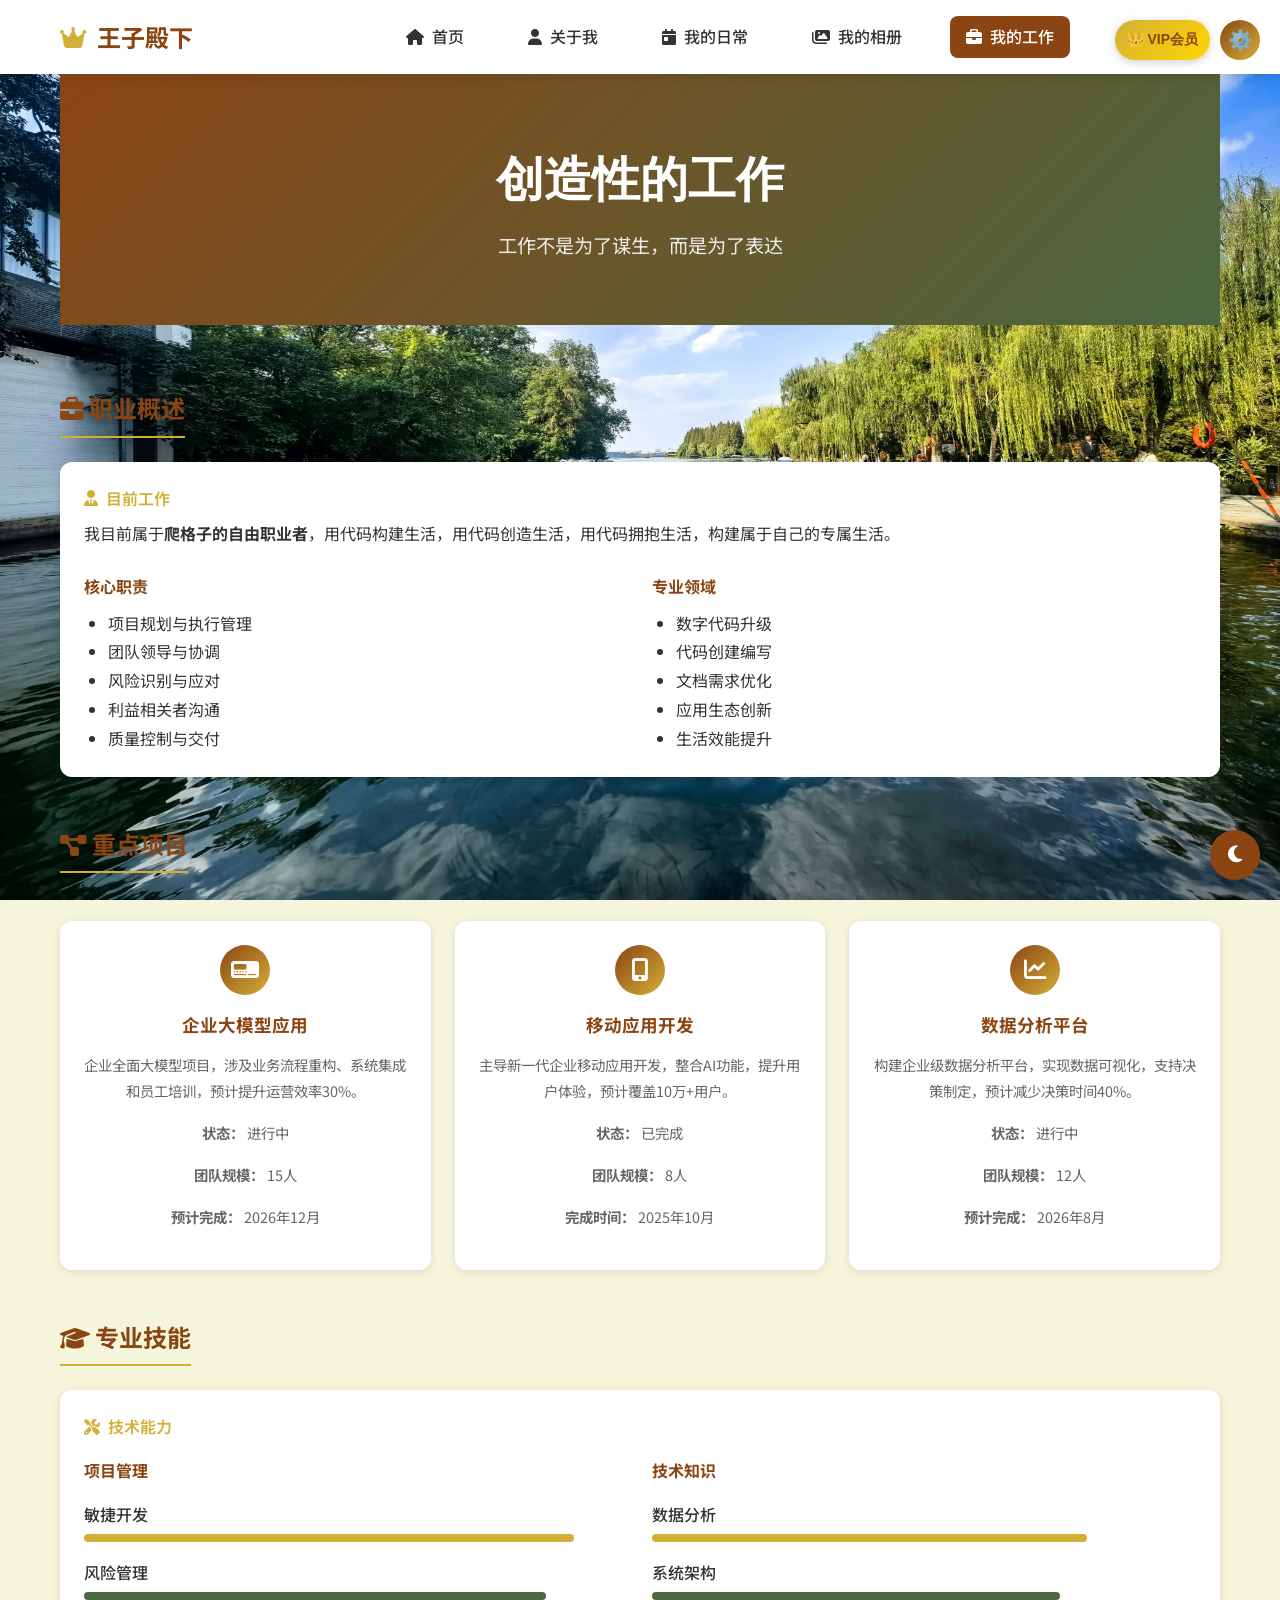
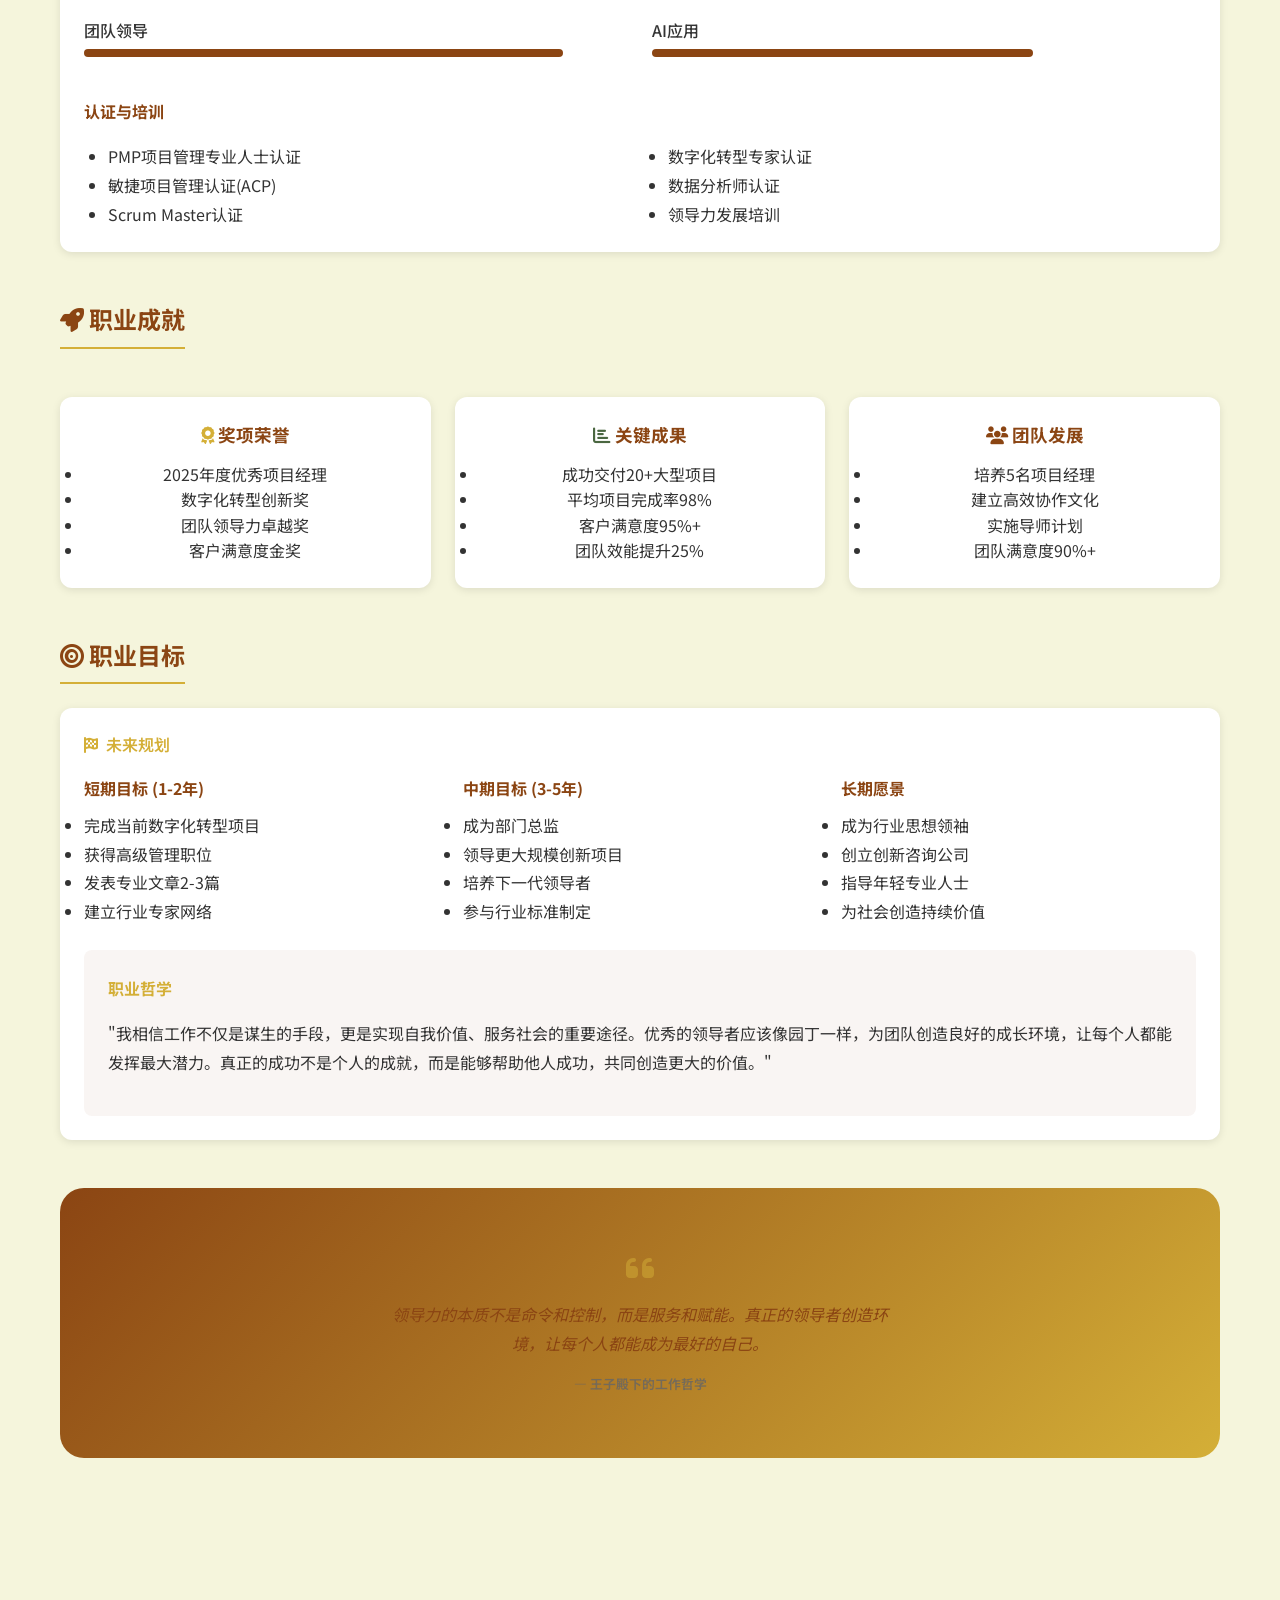
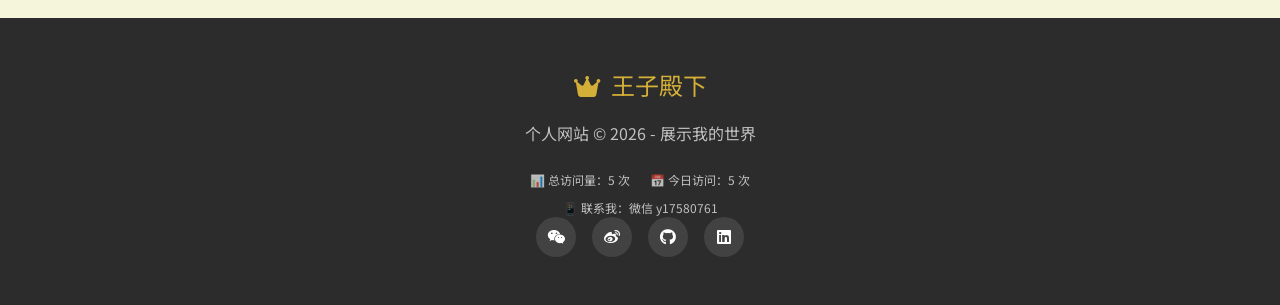
<file: work.html>
<!DOCTYPE html>
<html lang="zh-CN">
<head>
    <meta charset="UTF-8">
    <meta name="viewport" content="width=device-width, initial-scale=1.0">
    <title>我的工作 - 王子殿下的个人网站</title>
    <link rel="stylesheet" href="css/style.css">
    <link rel="stylesheet" href="https://cdnjs.cloudflare.com/ajax/libs/font-awesome/6.4.0/css/all.min.css">
    <link href="https://fonts.googleapis.com/css2?family=Noto+Sans+SC:wght@300;400;500;700&family=Playfair+Display:wght@400;700&display=swap" rel="stylesheet">
    <style>
        .gear-btn { position: fixed; top: 20px; right: 20px; width: 40px; height: 40px; background: linear-gradient(135deg, #8B4513, #D4AF37); color: white; border: none; border-radius: 50%; cursor: pointer; font-size: 20px; z-index: 9999; }
        .vip-btn { position: fixed; top: 20px; right: 70px; width: auto; padding: 0 12px; height: 40px; background: linear-gradient(135deg, #D4AF37, #FFD700); color: #8B4513; border: none; border-radius: 20px; cursor: pointer; font-size: 14px; font-weight: bold; z-index: 9999; display: flex; align-items: center; gap: 5px; box-shadow: 0 2px 8px rgba(0,0,0,0.2); }
        .vip-btn:hover { transform: scale(1.05); background: linear-gradient(135deg, #FFD700, #FFC107); }
        .settings-menu { position: fixed; top: 70px; right: 20px; background: white; border-radius: 8px; box-shadow: 0 5px 20px rgba(0,0,0,0.2); display: none; z-index: 10000; overflow: hidden; min-width: 180px; max-height: 500px; overflow-y: auto; }
        .settings-menu button { width: 100%; padding: 12px 15px; border: none; background: none; text-align: left; cursor: pointer; font-size: 14px; }
        .settings-menu button:hover { background: #f0f0f0; }
        .skill-bar { margin-bottom: 1rem; }
        .skill-name { display: flex; justify-content: space-between; margin-bottom: 0.3rem; font-weight: 500; }
        .skill-level { height: 8px; border-radius: 4px; transition: width 1s ease; }
        .footer-stats { margin-top: 1rem; font-size: 12px; opacity: 0.7; display: flex; justify-content: center; gap: 20px; flex-wrap: wrap; }
        .wechat-contact { margin-top: 0.5rem; font-size: 12px; opacity: 0.7; }
        .vip-modal { position: fixed; top: 0; left: 0; width: 100%; height: 100%; background: rgba(0,0,0,0.5); z-index: 20001; display: flex; align-items: center; justify-content: center; }
        .vip-content { background: white; border-radius: 20px; padding: 30px; width: 450px; max-width: 90%; text-align: center; box-shadow: 0 20px 40px rgba(0,0,0,0.3); position: relative; }
        .vip-close { position: absolute; top: 15px; right: 20px; font-size: 24px; cursor: pointer; color: #999; }
        .vip-qrcodes { display: flex; justify-content: center; gap: 20px; margin: 20px 0; flex-wrap: wrap; }
        .vip-qrcodes img { width: 120px; height: 120px; border: 1px solid #ddd; border-radius: 10px; }
        .vip-input { width: 100%; padding: 10px; margin: 15px 0; border: 2px solid #ddd; border-radius: 8px; text-align: center; }
        .vip-unlock-btn { background: #4CAF50; color: white; border: none; padding: 10px 20px; border-radius: 30px; cursor: pointer; font-weight: bold; }
        .vip-price { background: linear-gradient(135deg, #8B4513, #D4AF37); color: white; padding: 10px; border-radius: 30px; margin: 15px 0; font-weight: bold; }
        .features-grid { display: grid; grid-template-columns: repeat(auto-fit, minmax(300px, 1fr)); gap: 1.5rem; margin-top: 1.5rem; }
        .feature-card { background: white; border-radius: 12px; padding: 1.5rem; box-shadow: 0 2px 8px rgba(0,0,0,0.1); }
        .diary-entry { background: white; border-radius: 12px; padding: 1.5rem; margin-bottom: 1.5rem; box-shadow: 0 2px 8px rgba(0,0,0,0.1); }
        .quote-section { text-align: center; margin: 2rem 0; padding: 2rem; background: linear-gradient(135deg, #8B4513, #D4AF37); border-radius: 24px; color: white; }
        .quote-section i { font-size: 2rem; opacity: 0.5; margin-bottom: 1rem; }
        .quote-section p { font-size: 1rem; font-style: italic; max-width: 500px; margin: 0 auto; }
        .quote-section cite { display: block; margin-top: 1rem; font-size: 0.8rem; opacity: 0.8; }
    </style>
</head>
<body>
    <nav class="navbar">
        <div class="nav-container">
            <div class="nav-brand"><i class="fas fa-crown"></i><span>王子殿下</span></div>
            <ul class="nav-menu">
                <li><a href="index.html"><i class="fas fa-home"></i> 首页</a></li>
                <li><a href="about.html"><i class="fas fa-user"></i> 关于我</a></li>
                <li><a href="daily.html"><i class="fas fa-calendar-day"></i> 我的日常</a></li>
                <li><a href="gallery.html"><i class="fas fa-images"></i> 我的相册</a></li>
                <li><a href="work.html" class="active"><i class="fas fa-briefcase"></i> 我的工作</a></li>
                <li><a href="work-diary.html"><i class="fas fa-book"></i> 工作日记</a></li>
            </ul>
            <div class="nav-toggle"><i class="fas fa-bars"></i></div>
        </div>
    </nav>

    <button class="vip-btn" id="vipBtn">👑 VIP会员</button>
    <button class="gear-btn" id="gearBtn">⚙️</button>
    <div class="settings-menu" id="settingsMenu">
        <div style="padding:10px 15px; background:#8B4513; color:white;">🛠️ 开发者模式</div>
        <div style="padding:8px 0;">
            <button id="menuTextEdit"><span style="color:#4CAF50;">📝</span> 文本修改</button>
            <button id="menuBgSettings"><span style="color:#2196F3;">🎨</span> 背景设置</button>
            <button id="menuAvatarSettings"><span style="color:#FF9800;">👤</span> 头像设置</button>
            <button id="menuPhotoManage"><span style="color:#9C27B0;">🖼️</span> 照片管理</button>
            <button id="menuSiteInfo"><span style="color:#FF9800;">🏠</span> 站点信息</button>
            <button id="menuChangePassword"><span style="color:#FF9800;">🔐</span> 修改密码</button>
        </div>
        <div style="border-top:1px solid #eee; padding:8px 0;">
            <button id="menuFullEdit"><span style="color:#4CAF50;">🚀</span> 进入完整编辑模式</button>
        </div>
    </div>

    <div class="container">
        <header class="page-header">
            <div class="container">
                <h1>创造性的工作</h1>
                <p>工作不是为了谋生，而是为了表达</p>
            </div>
        </header>

        <main class="container page-content">
            <!-- 职业概述 -->
            <section class="content-section">
                <h2><i class="fas fa-briefcase"></i> 职业概述</h2>
                <div class="diary-entry">
                    <div class="diary-date"><i class="fas fa-user-tie"></i> 目前工作</div>
                    <div class="diary-content">
                        <p>我目前属于<strong>爬格子的自由职业者</strong>，用代码构建生活，用代码创造生活，用代码拥抱生活，构建属于自己的专属生活。</p>
                        <div style="display: grid; grid-template-columns: repeat(auto-fit, minmax(250px, 1fr)); gap: 1.5rem; margin-top: 1.5rem;">
                            <div>
                                <h4 style="color: var(--primary-color); margin-bottom: 0.5rem;">核心职责</h4>
                                <ul style="padding-left: 1.5rem;">
                                    <li>项目规划与执行管理</li>
                                    <li>团队领导与协调</li>
                                    <li>风险识别与应对</li>
                                    <li>利益相关者沟通</li>
                                    <li>质量控制与交付</li>
                                </ul>
                            </div>
                            <div>
                                <h4 style="color: var(--primary-color); margin-bottom: 0.5rem;">专业领域</h4>
                                <ul style="padding-left: 1.5rem;">
                                    <li>数字代码升级</li>
                                    <li>代码创建编写</li>
                                    <li>文档需求优化</li>
                                    <li>应用生态创新</li>
                                    <li>生活效能提升</li>
                                </ul>
                            </div>
                        </div>
                    </div>
                </div>
            </section>

            <!-- 重点项目 -->
            <section class="content-section">
                <h2><i class="fas fa-project-diagram"></i> 重点项目</h2>
                <div class="features-grid">
                    <div class="feature-card">
                        <div class="feature-icon"><i class="fas fa-digital-tachograph"></i></div>
                        <h3>企业大模型应用</h3>
                        <p>企业全面大模型项目，涉及业务流程重构、系统集成和员工培训，预计提升运营效率30%。</p>
                        <div><p><strong>状态：</strong> 进行中</p><p><strong>团队规模：</strong> 15人</p><p><strong>预计完成：</strong> 2026年12月</p></div>
                    </div>
                    <div class="feature-card">
                        <div class="feature-icon"><i class="fas fa-mobile-alt"></i></div>
                        <h3>移动应用开发</h3>
                        <p>主导新一代企业移动应用开发，整合AI功能，提升用户体验，预计覆盖10万+用户。</p>
                        <div><p><strong>状态：</strong> 已完成</p><p><strong>团队规模：</strong> 8人</p><p><strong>完成时间：</strong> 2025年10月</p></div>
                    </div>
                    <div class="feature-card">
                        <div class="feature-icon"><i class="fas fa-chart-line"></i></div>
                        <h3>数据分析平台</h3>
                        <p>构建企业级数据分析平台，实现数据可视化，支持决策制定，预计减少决策时间40%。</p>
                        <div><p><strong>状态：</strong> 进行中</p><p><strong>团队规模：</strong> 12人</p><p><strong>预计完成：</strong> 2026年8月</p></div>
                    </div>
                </div>
            </section>

            <!-- 专业技能 -->
            <section class="content-section">
                <h2><i class="fas fa-graduation-cap"></i> 专业技能</h2>
                <div class="diary-entry">
                    <div class="diary-date"><i class="fas fa-tools"></i> 技术能力</div>
                    <div class="diary-content">
                        <div style="display: grid; grid-template-columns: repeat(auto-fit, minmax(250px, 1fr)); gap: 1.5rem; margin-top: 1rem;">
                            <div>
                                <h4 style="color: var(--primary-color); margin-bottom: 1rem;">项目管理</h4>
                                <div class="skill-bar"><div class="skill-name">敏捷开发</div><div class="skill-level" style="width: 90%; background-color: var(--secondary-color);"></div></div>
                                <div class="skill-bar"><div class="skill-name">风险管理</div><div class="skill-level" style="width: 85%; background-color: var(--accent-color);"></div></div>
                                <div class="skill-bar"><div class="skill-name">团队领导</div><div class="skill-level" style="width: 88%; background-color: var(--primary-color);"></div></div>
                            </div>
                            <div>
                                <h4 style="color: var(--primary-color); margin-bottom: 1rem;">技术知识</h4>
                                <div class="skill-bar"><div class="skill-name">数据分析</div><div class="skill-level" style="width: 80%; background-color: var(--secondary-color);"></div></div>
                                <div class="skill-bar"><div class="skill-name">系统架构</div><div class="skill-level" style="width: 75%; background-color: var(--accent-color);"></div></div>
                                <div class="skill-bar"><div class="skill-name">AI应用</div><div class="skill-level" style="width: 70%; background-color: var(--primary-color);"></div></div>
                            </div>
                        </div>
                        <div style="margin-top: 1.5rem;">
                            <h4 style="color: var(--primary-color); margin-bottom: 1rem;">认证与培训</h4>
                            <ul style="padding-left: 1.5rem; columns: 2; column-gap: 2rem;">
                                <li>PMP项目管理专业人士认证</li>
                                <li>敏捷项目管理认证(ACP)</li>
                                <li>Scrum Master认证</li>
                                <li>数字化转型专家认证</li>
                                <li>数据分析师认证</li>
                                <li>领导力发展培训</li>
                            </ul>
                        </div>
                    </div>
                </div>
            </section>

            <!-- 职业成就 -->
            <section class="content-section">
                <h2><i class="fas fa-rocket"></i> 职业成就</h2>
                <div class="features-grid">
                    <div class="feature-card">
                        <h3><i class="fas fa-award" style="color: var(--secondary-color);"></i> 奖项荣誉</h3>
                        <ul><li>2025年度优秀项目经理</li><li>数字化转型创新奖</li><li>团队领导力卓越奖</li><li>客户满意度金奖</li></ul>
                    </div>
                    <div class="feature-card">
                        <h3><i class="fas fa-chart-bar" style="color: var(--accent-color);"></i> 关键成果</h3>
                        <ul><li>成功交付20+大型项目</li><li>平均项目完成率98%</li><li>客户满意度95%+</li><li>团队效能提升25%</li></ul>
                    </div>
                    <div class="feature-card">
                        <h3><i class="fas fa-users" style="color: var(--primary-color);"></i> 团队发展</h3>
                        <ul><li>培养5名项目经理</li><li>建立高效协作文化</li><li>实施导师计划</li><li>团队满意度90%+</li></ul>
                    </div>
                </div>
            </section>

            <!-- 职业目标 -->
            <section class="content-section">
                <h2><i class="fas fa-bullseye"></i> 职业目标</h2>
                <div class="diary-entry">
                    <div class="diary-date"><i class="fas fa-flag-checkered"></i> 未来规划</div>
                    <div class="diary-content">
                        <div style="display: grid; grid-template-columns: repeat(auto-fit, minmax(250px, 1fr)); gap: 1.5rem; margin-top: 1rem;">
                            <div>
                                <h4 style="color: var(--primary-color); margin-bottom: 0.5rem;">短期目标 (1-2年)</h4>
                                <ul><li>完成当前数字化转型项目</li><li>获得高级管理职位</li><li>发表专业文章2-3篇</li><li>建立行业专家网络</li></ul>
                            </div>
                            <div>
                                <h4 style="color: var(--primary-color); margin-bottom: 0.5rem;">中期目标 (3-5年)</h4>
                                <ul><li>成为部门总监</li><li>领导更大规模创新项目</li><li>培养下一代领导者</li><li>参与行业标准制定</li></ul>
                            </div>
                            <div>
                                <h4 style="color: var(--primary-color); margin-bottom: 0.5rem;">长期愿景</h4>
                                <ul><li>成为行业思想领袖</li><li>创立创新咨询公司</li><li>指导年轻专业人士</li><li>为社会创造持续价值</li></ul>
                            </div>
                        </div>
                        <div style="margin-top: 1.5rem; padding: 1.5rem; background-color: rgba(139, 69, 19, 0.05); border-radius: var(--border-radius);">
                            <h4 style="color: var(--secondary-color); margin-bottom: 1rem;">职业哲学</h4>
                            <p>"我相信工作不仅是谋生的手段，更是实现自我价值、服务社会的重要途径。优秀的领导者应该像园丁一样，为团队创造良好的成长环境，让每个人都能发挥最大潜力。真正的成功不是个人的成就，而是能够帮助他人成功，共同创造更大的价值。"</p>
                        </div>
                    </div>
                </div>
            </section>

            <section class="quote-section">
                <blockquote>
                    <i class="fas fa-quote-left"></i>
                    <p>领导力的本质不是命令和控制，而是服务和赋能。真正的领导者创造环境，让每个人都能成为最好的自己。</p>
                    <cite>— 王子殿下的工作哲学</cite>
                </blockquote>
            </section>
        </main>
    </div>

    <footer class="footer">
        <div class="footer-content">
            <div class="footer-brand"><i class="fas fa-crown"></i><span>王子殿下</span></div>
            <p class="footer-text">个人网站 © 2026 - 展示我的世界</p>
            <div class="footer-stats">
                <span>📊 总访问量：<span id="totalPV">0</span> 次</span>
                <span>📅 今日访问：<span id="todayPV">0</span> 次</span>
            </div>
            <div class="wechat-contact">📱 联系我：微信 y17580761</div>
            <div class="footer-social"><a href="#" class="social-link"><i class="fab fa-weixin"></i></a><a href="#" class="social-link"><i class="fab fa-weibo"></i></a><a href="#" class="social-link"><i class="fab fa-github"></i></a><a href="#" class="social-link"><i class="fab fa-linkedin"></i></a></div>
        </div>
    </footer>

    <script src="js/script.js"></script>
    <script src="js/universal-settings.js"></script>
    <script>
        function updateStats() {
            const today = new Date().toDateString();
            let totalPV = localStorage.getItem('totalPV') || 0;
            let lastDate = localStorage.getItem('lastVisitDate');
            let todayPV = localStorage.getItem('todayPV') || 0;
            if (lastDate !== today) { todayPV = 0; localStorage.setItem('lastVisitDate', today); }
            totalPV = parseInt(totalPV) + 1;
            todayPV = parseInt(todayPV) + 1;
            localStorage.setItem('totalPV', totalPV);
            localStorage.setItem('todayPV', todayPV);
            document.getElementById('totalPV').innerText = totalPV;
            document.getElementById('todayPV').innerText = todayPV;
        }
        updateStats();

        document.getElementById('vipBtn').onclick = () => {
            const modal = document.createElement('div');
            modal.className = 'vip-modal';
            modal.innerHTML = `
                <div class="vip-content">
                    <span class="vip-close">&times;</span>
                    <h2>👑 VIP会员升级</h2>
                    <div class="vip-price">💎 月费版：¥19元/月 &nbsp;&nbsp;|&nbsp;&nbsp; 💎 年费版：¥99元/年</div>
                    <div class="vip-qrcodes">
                        <div><img src="images/wechat.jpg" alt="微信收款码" onerror="this.style.display='none'"><p>微信支付</p></div>
                        <div><img src="images/alipay.jpg" alt="支付宝收款码" onerror="this.style.display='none'"><p>支付宝支付</p></div>
                    </div>
                    <div style="font-size: 12px; color: #666;">📱 微信：y17580761 &nbsp;&nbsp;付款后联系我获取激活码</div>
                    <input type="text" id="vipCode" class="vip-input" placeholder="请输入激活码">
                    <button id="unlockVip" class="vip-unlock-btn">🔓 立即解锁</button>
                </div>
            `;
            document.body.appendChild(modal);
            modal.querySelector('.vip-close').onclick = () => modal.remove();
            modal.querySelector('#unlockVip').onclick = () => {
                const code = document.getElementById('vipCode').value;
                if (code === 'VIP17580761') {
                    localStorage.setItem('isPro', 'true');
                    alert('✅ VIP解锁成功！刷新页面后所有功能可用！');
                    modal.remove();
                } else { alert('❌ 激活码错误！'); }
            };
        };

        (function() {
            const PASSWORD_KEY = 'site_password';
            const DEFAULT_PASSWORD = '12345';
            if (!localStorage.getItem(PASSWORD_KEY)) localStorage.setItem(PASSWORD_KEY, DEFAULT_PASSWORD);
            const gearBtn = document.getElementById('gearBtn');
            const menu = document.getElementById('settingsMenu');
            if (gearBtn && menu) {
                gearBtn.onclick = (e) => {
                    e.stopPropagation();
                    const lastAuth = sessionStorage.getItem('last_auth_time');
                    if (lastAuth && (Date.now() - parseInt(lastAuth)) < 10 * 60 * 1000) { menu.style.display = 'block'; return; }
                    const inputPwd = prompt('🔐 请输入密码：');
                    if (inputPwd === localStorage.getItem(PASSWORD_KEY)) { sessionStorage.setItem('last_auth_time', Date.now()); menu.style.display = 'block'; }
                    else alert('密码错误！');
                };
            }
            const changePwdBtn = document.getElementById('menuChangePassword');
            if (changePwdBtn) {
                changePwdBtn.onclick = (e) => {
                    e.stopPropagation();
                    const oldPwd = prompt('请输入当前密码：');
                    if (oldPwd !== localStorage.getItem(PASSWORD_KEY)) { alert('当前密码错误！'); return; }
                    const newPwd = prompt('请输入新密码：');
                    if (newPwd && newPwd.length > 0) { localStorage.setItem(PASSWORD_KEY, newPwd); alert('✅ 密码修改成功！'); }
                    else alert('密码不能为空');
                    menu.style.display = 'none';
                };
            }
        })();
    </script>
</body>
</html>
</file>
<file: css/style.css>
/* 基础样式重置 */
* {
    margin: 0;
    padding: 0;
    box-sizing: border-box;
}

:root {
    --primary-color: #8B4513; /* 皇家棕色 */
    --secondary-color: #D4AF37; /* 金色 */
    --accent-color: #4A6741; /* 深绿色 */
    --light-color: #F5F5DC; /* 米色 */
    --dark-color: #2C2C2C;
    --text-color: #333;
    --text-light: #666;
    --white: #FFFFFF;
    --shadow: 0 4px 12px rgba(0, 0, 0, 0.1);
    --transition: all 0.3s ease;
    --border-radius: 8px;
}

body {
    font-family: 'Noto Sans SC', sans-serif;
    line-height: 1.6;
    color: var(--text-color);
    background-color: var(--light-color);
    overflow-x: hidden;
}

.container {
    max-width: 1200px;
    margin: 0 auto;
    padding: 0 20px;
}

/* 导航栏样式 */
.navbar {
    background-color: var(--white);
    box-shadow: var(--shadow);
    position: sticky;
    top: 0;
    z-index: 1000;
    padding: 1rem 0;
}

.nav-container {
    max-width: 1200px;
    margin: 0 auto;
    padding: 0 20px;
    display: flex;
    justify-content: space-between;
    align-items: center;
}

.nav-brand {
    display: flex;
    align-items: center;
    gap: 10px;
    font-size: 1.5rem;
    font-weight: 700;
    color: var(--primary-color);
}

.nav-brand i {
    color: var(--secondary-color);
}

.nav-menu {
    display: flex;
    list-style: none;
    gap: 2rem;
}

.nav-menu a {
    text-decoration: none;
    color: var(--text-color);
    font-weight: 500;
    padding: 0.5rem 1rem;
    border-radius: var(--border-radius);
    transition: var(--transition);
    display: flex;
    align-items: center;
    gap: 8px;
}

.nav-menu a:hover {
    color: var(--primary-color);
    background-color: rgba(139, 69, 19, 0.1);
}

.nav-menu a.active {
    color: var(--white);
    background-color: var(--primary-color);
}

.nav-toggle {
    display: none;
    font-size: 1.5rem;
    cursor: pointer;
    color: var(--primary-color);
}

/* 英雄区域样式 */
.hero {
    background: linear-gradient(135deg, var(--primary-color) 0%, var(--accent-color) 100%);
    color: var(--white);
    padding: 5rem 0;
    text-align: center;
    position: relative;
    overflow: hidden;
}

.hero-content {
    position: relative;
    z-index: 2;
    max-width: 800px;
    margin: 0 auto;
    padding: 0 20px;
}

/* 英雄区域头像样式 */
.hero-avatar-container {
    display: flex;
    align-items: center;
    justify-content: flex-start; /* 改为左对齐 */
    gap: 3rem;
    flex-wrap: wrap;
    max-width: 900px; /* 增加最大宽度 */
    margin: 0 auto;
}

.hero-avatar {
    position: relative;
    width: 220px; /* 增大头像尺寸 */
    height: 220px;
    flex-shrink: 0;
    margin-left: 2rem !important; /* 向左平移1.5个身位：从0.5rem增加到2rem */
}

.hero-avatar img {
    width: 100%;
    height: 100%;
    border-radius: 50%;
    object-fit: cover;
    object-position: center 30%; /* 调整图片裁剪位置，让人头更突出 */
    border: 6px solid var(--white); /* 加粗边框 */
    box-shadow: 0 10px 30px rgba(0, 0, 0, 0.4); /* 增强阴影 */
    transition: var(--transition);
}

.hero-avatar img:hover {
    transform: scale(1.08); /* 增大悬停效果 */
    box-shadow: 0 15px 40px rgba(0, 0, 0, 0.5);
}

.avatar-crown {
    position: absolute;
    top: -20px; /* 调整位置 */
    right: -10px; /* 更靠右一些 */
    width: 60px; /* 增大皇冠尺寸 */
    height: 60px;
    background-color: var(--secondary-color);
    border-radius: 50%;
    display: flex;
    align-items: center;
    justify-content: center;
    color: var(--dark-color);
    font-size: 1.8rem; /* 增大图标 */
    border: 4px solid var(--white); /* 加粗边框 */
    box-shadow: 0 6px 20px rgba(0, 0, 0, 0.3);
    animation: crownFloat 3s ease-in-out infinite;
    cursor: pointer;
    z-index: 10;
}

.avatar-crown:hover {
    background-color: var(--primary-color);
    color: var(--white);
    transform: scale(1.15); /* 增强悬停效果 */
}

@keyframes crownFloat {
    0%, 100% { transform: translateY(0) rotate(0deg); }
    50% { transform: translateY(-10px) rotate(5deg); }
}

.avatar-tip {
    position: absolute;
    bottom: -40px;
    left: 0;
    right: 0;
    background-color: rgba(0, 0, 0, 0.8);
    color: var(--white);
    padding: 0.5rem;
    border-radius: var(--border-radius);
    font-size: 0.8rem;
    text-align: center;
    animation: fadeIn 0.5s ease;
    z-index: 5;
}

.crop-tip {
    position: absolute;
    bottom: -35px;
    left: 0;
    right: 0;
    background-color: rgba(212, 175, 55, 0.9);
    color: var(--dark-color);
    padding: 0.5rem;
    border-radius: var(--border-radius);
    font-size: 0.8rem;
    text-align: center;
    font-weight: 600;
    animation: slideUp 0.3s ease;
    z-index: 5;
    display: none;
}

@keyframes fadeIn {
    from { opacity: 0; }
    to { opacity: 1; }
}

@keyframes slideUp {
    from {
        opacity: 0;
        transform: translateY(10px);
    }
    to {
        opacity: 1;
        transform: translateY(0);
    }
}

.hero-text {
    flex: 1;
    min-width: 300px;
    text-align: left;
    padding-left: 1rem; /* 增加左边距 */
}

.hero h1 {
    font-family: 'Playfair Display', serif;
    font-size: 3.8rem; /* 增大标题 */
    margin-bottom: 1.2rem;
    text-shadow: 2px 2px 6px rgba(0, 0, 0, 0.4);
    line-height: 1.2;
}

.hero-subtitle {
    font-size: 1.3rem; /* 增大副标题 */
    margin-bottom: 2.5rem;
    opacity: 0.95;
    line-height: 1.6;
}

.hero-buttons {
    display: flex;
    gap: 1rem;
    justify-content: center;
    flex-wrap: wrap;
}

.btn {
    padding: 0.8rem 2rem;
    border-radius: 50px;
    text-decoration: none;
    font-weight: 600;
    transition: var(--transition);
    display: inline-flex;
    align-items: center;
    gap: 8px;
    border: 2px solid transparent;
}

.btn-primary {
    background-color: var(--secondary-color);
    color: var(--dark-color);
}

.btn-primary:hover {
    background-color: transparent;
    border-color: var(--secondary-color);
    color: var(--secondary-color);
    transform: translateY(-3px);
}

.btn-secondary {
    background-color: transparent;
    border: 2px solid var(--white);
    color: var(--white);
}

.btn-secondary:hover {
    background-color: var(--white);
    color: var(--primary-color);
    transform: translateY(-3px);
}

.hero-decoration {
    position: absolute;
    top: 0;
    left: 0;
    right: 0;
    bottom: 0;
    overflow: hidden;
    z-index: 1;
}

.decoration-circle {
    position: absolute;
    border-radius: 50%;
    background: rgba(255, 255, 255, 0.1);
}

.decoration-circle:nth-child(1) {
    width: 300px;
    height: 300px;
    top: -150px;
    right: -150px;
}

.decoration-circle:nth-child(2) {
    width: 200px;
    height: 200px;
    bottom: -100px;
    left: -100px;
}

.decoration-circle:nth-child(3) {
    width: 150px;
    height: 150px;
    top: 50%;
    left: 10%;
}

/* 主要内容区域 */
.intro-section {
    padding: 4rem 0;
}

.intro-section h2 {
    text-align: center;
    font-size: 2.5rem;
    margin-bottom: 1rem;
    color: var(--primary-color);
}

.intro-text {
    text-align: center;
    max-width: 800px;
    margin: 0 auto 3rem;
    font-size: 1.1rem;
    color: var(--text-light);
}

.features-grid {
    display: grid;
    grid-template-columns: repeat(auto-fit, minmax(250px, 1fr));
    gap: 2rem;
    margin-top: 2rem;
}

.feature-card {
    background: var(--white);
    padding: 1.33rem; /* 缩小1/3（原2rem） */
    border-radius: var(--border-radius);
    box-shadow: var(--shadow);
    transition: var(--transition);
    text-align: center;
    min-height: 180px; /* 添加最小高度保持一致性 */
}

.feature-card:hover {
    transform: translateY(-8px); /* 减小悬停效果 */
    box-shadow: 0 6px 20px rgba(0, 0, 0, 0.15);
}

.feature-icon {
    width: 50px; /* 缩小1/3（原70px） */
    height: 50px;
    background: linear-gradient(135deg, var(--primary-color), var(--secondary-color));
    border-radius: 50%;
    display: flex;
    align-items: center;
    justify-content: center;
    margin: 0 auto 1rem; /* 减小间距 */
    color: var(--white);
    font-size: 1.4rem; /* 缩小图标 */
}

.feature-card h3 {
    color: var(--primary-color);
    margin-bottom: 0.8rem; /* 减小间距 */
    font-size: 1.1rem; /* 缩小字体 */
}

.feature-card p {
    color: var(--text-light);
    margin-bottom: 1.2rem; /* 减小间距 */
    line-height: 1.5;
    font-size: 0.9rem; /* 缩小字体 */
}

.feature-link {
    color: var(--secondary-color);
    text-decoration: none;
    font-weight: 600;
    display: inline-flex;
    align-items: center;
    gap: 5px;
    transition: var(--transition);
}

.feature-link:hover {
    gap: 10px;
    color: var(--primary-color);
}

/* 引用区域 */
.quote-section {
    padding: 3rem 0;
    background-color: rgba(139, 69, 19, 0.05);
    border-radius: var(--border-radius);
    margin: 2rem 0;
}

blockquote {
    max-width: 800px;
    margin: 0 auto;
    padding: 2rem;
    text-align: center;
    position: relative;
}

blockquote i.fa-quote-left {
    font-size: 2rem;
    color: var(--secondary-color);
    margin-bottom: 1rem;
    display: block;
}

blockquote p {
    font-size: 1.5rem;
    font-style: italic;
    color: var(--primary-color);
    margin-bottom: 1rem;
    line-height: 1.8;
}

blockquote cite {
    color: var(--text-light);
    font-style: normal;
    font-weight: 600;
}

/* 页脚样式 */
.footer {
    background-color: var(--dark-color);
    color: var(--white);
    padding: 3rem 0;
    margin-top: 4rem;
}

.footer-content {
    max-width: 1200px;
    margin: 0 auto;
    padding: 0 20px;
    text-align: center;
}

.footer-brand {
    display: flex;
    align-items: center;
    justify-content: center;
    gap: 10px;
    font-size: 1.5rem;
    margin-bottom: 1rem;
    color: var(--secondary-color);
}

.footer-text {
    color: rgba(255, 255, 255, 0.7);
    margin-bottom: 1.5rem;
}

.footer-social {
    display: flex;
    justify-content: center;
    gap: 1rem;
}

.social-link {
    width: 40px;
    height: 40px;
    background-color: rgba(255, 255, 255, 0.1);
    border-radius: 50%;
    display: flex;
    align-items: center;
    justify-content: center;
    color: var(--white);
    text-decoration: none;
    transition: var(--transition);
}

.social-link:hover {
    background-color: var(--secondary-color);
    transform: translateY(-3px);
}

/* 页面特定样式 */
.page-header {
    background: linear-gradient(135deg, var(--primary-color) 0%, var(--accent-color) 100%);
    color: var(--white);
    padding: 4rem 0;
    text-align: center;
}

.page-header h1 {
    font-family: 'Playfair Display', serif;
    font-size: 3rem;
    margin-bottom: 1rem;
}

.page-header p {
    font-size: 1.2rem;
    opacity: 0.9;
    max-width: 600px;
    margin: 0 auto;
}

.page-content {
    padding: 4rem 0;
}

.content-section {
    margin-bottom: 3rem;
}

.content-section h2 {
    color: var(--primary-color);
    margin-bottom: 1.5rem;
    padding-bottom: 0.5rem;
    border-bottom: 2px solid var(--secondary-color);
    display: inline-block;
}

.content-section p {
    margin-bottom: 1rem;
    line-height: 1.8;
}

/* 相册样式 */
.gallery-grid {
    display: grid;
    grid-template-columns: repeat(auto-fill, minmax(250px, 1fr));
    gap: 1.5rem;
    margin-top: 2rem;
}

.gallery-item {
    position: relative;
    border-radius: var(--border-radius);
    overflow: hidden;
    box-shadow: var(--shadow);
    transition: var(--transition);
    aspect-ratio: 1;
}

.gallery-item:hover {
    transform: scale(1.05);
    box-shadow: 0 8px 25px rgba(0, 0, 0, 0.2);
}

.gallery-item img {
    width: 100%;
    height: 100%;
    object-fit: cover;
    transition: var(--transition);
}

.gallery-item:hover img {
    transform: scale(1.1);
}

.gallery-caption {
    position: absolute;
    bottom: 0;
    left: 0;
    right: 0;
    background: linear-gradient(transparent, rgba(0, 0, 0, 0.8));
    color: var(--white);
    padding: 1rem;
    transform: translateY(100%);
    transition: var(--transition);
}

.gallery-item:hover .gallery-caption {
    transform: translateY(0);
}

/* 照片墙文字标签样式 */
.gallery-item span {
    position: absolute;
    bottom: 0;
    left: 0;
    right: 0;
    background: linear-gradient(transparent, rgba(0, 0, 0, 0.8));
    color: var(--white);
    padding: 0.5rem 1rem;
    text-align: center;
    font-size: 0.9rem;
    font-weight: 500;
    opacity: 0.9;
    transition: var(--transition);
}

/* 工作日记样式 */
.diary-entry {
    background: var(--white);
    padding: 2rem;
    border-radius: var(--border-radius);
    box-shadow: var(--shadow);
    margin-bottom: 2rem;
    transition: var(--transition);
}

.diary-entry:hover {
    transform: translateY(-5px);
    box-shadow: 0 8px 25px rgba(0, 0, 0, 0.15);
}

.diary-date {
    color: var(--secondary-color);
    font-weight: 600;
    margin-bottom: 0.5rem;
    display: flex;
    align-items: center;
    gap: 8px;
}

.diary-title {
    color: var(--primary-color);
    margin-bottom: 1rem;
    font-size: 1.3rem;
}

.diary-content {
    color: var(--text-color);
    line-height: 1.8;
}

/* 响应式设计 */
@media (max-width: 768px) {
    .nav-menu {
        display: none;
        position: absolute;
        top: 100%;
        left: 0;
        right: 0;
        background-color: var(--white);
        flex-direction: column;
        padding: 1rem;
        box-shadow: var(--shadow);
    }
    
    .nav-menu.active {
        display: flex;
    }
    
    .nav-toggle {
        display: block;
    }
    
    .hero-avatar-container {
        flex-direction: column;
        gap: 2.5rem;
        text-align: center;
        justify-content: center; /* 移动端居中 */
    }
    
    .hero-avatar {
        width: 180px; /* 移动端保持较大尺寸 */
        height: 180px;
        margin-left: 1rem !important; /* 移动端适当左边距 */
    }
    
    .avatar-crown {
        width: 50px;
        height: 50px;
        font-size: 1.5rem;
        top: -15px;
        right: -10px;
    }
    
    .hero-text {
        text-align: center;
        min-width: auto;
        padding-left: 0; /* 移动端取消左边距 */
    }
    
    .hero h1 {
        font-size: 2.8rem; /* 移动端也保持较大字体 */
    }
    
    .hero-buttons {
        flex-direction: column;
        align-items: center;
    }
    
    .btn {
        width: 100%;
        max-width: 300px;
        justify-content: center;
    }
    
    .features-grid {
        grid-template-columns: 1fr;
    }
    
    .page-header h1 {
        font-size: 2.2rem;
    }
    
    blockquote p {
        font-size: 1.2rem;
    }
}

@media (max-width: 480px) {
    .hero h1 {
        font-size: 2rem;
    }
    
    .hero-subtitle {
        font-size: 1rem;
    }
    
    .intro-section h2 {
        font-size: 2rem;
    }
    
    .feature-card {
        padding: 1.5rem;
    }
}
/* 默认背景图片（首次访问或未设置时显示） */
body {
    background-image: url('../images/default-bg.jpg');
    background-size: cover;
    background-attachment: fixed;
    background-position: center;
}
</file>
